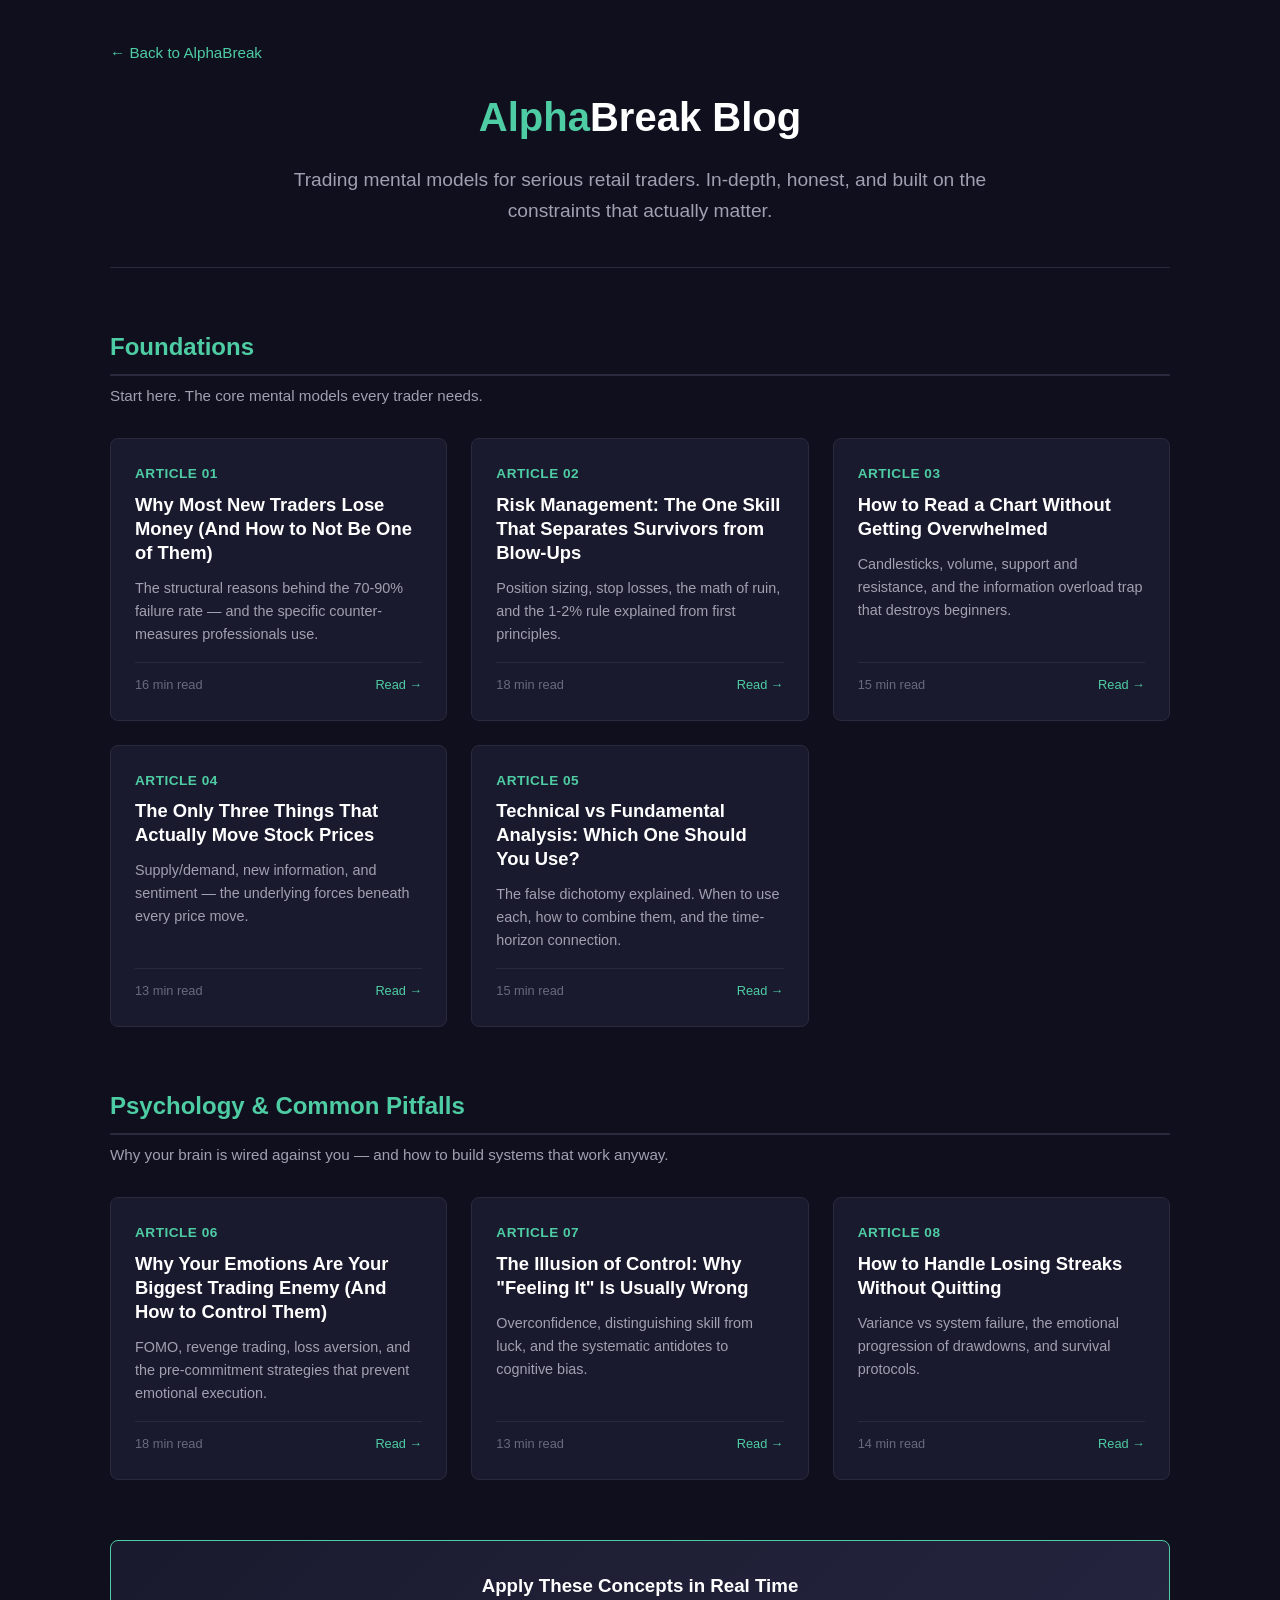
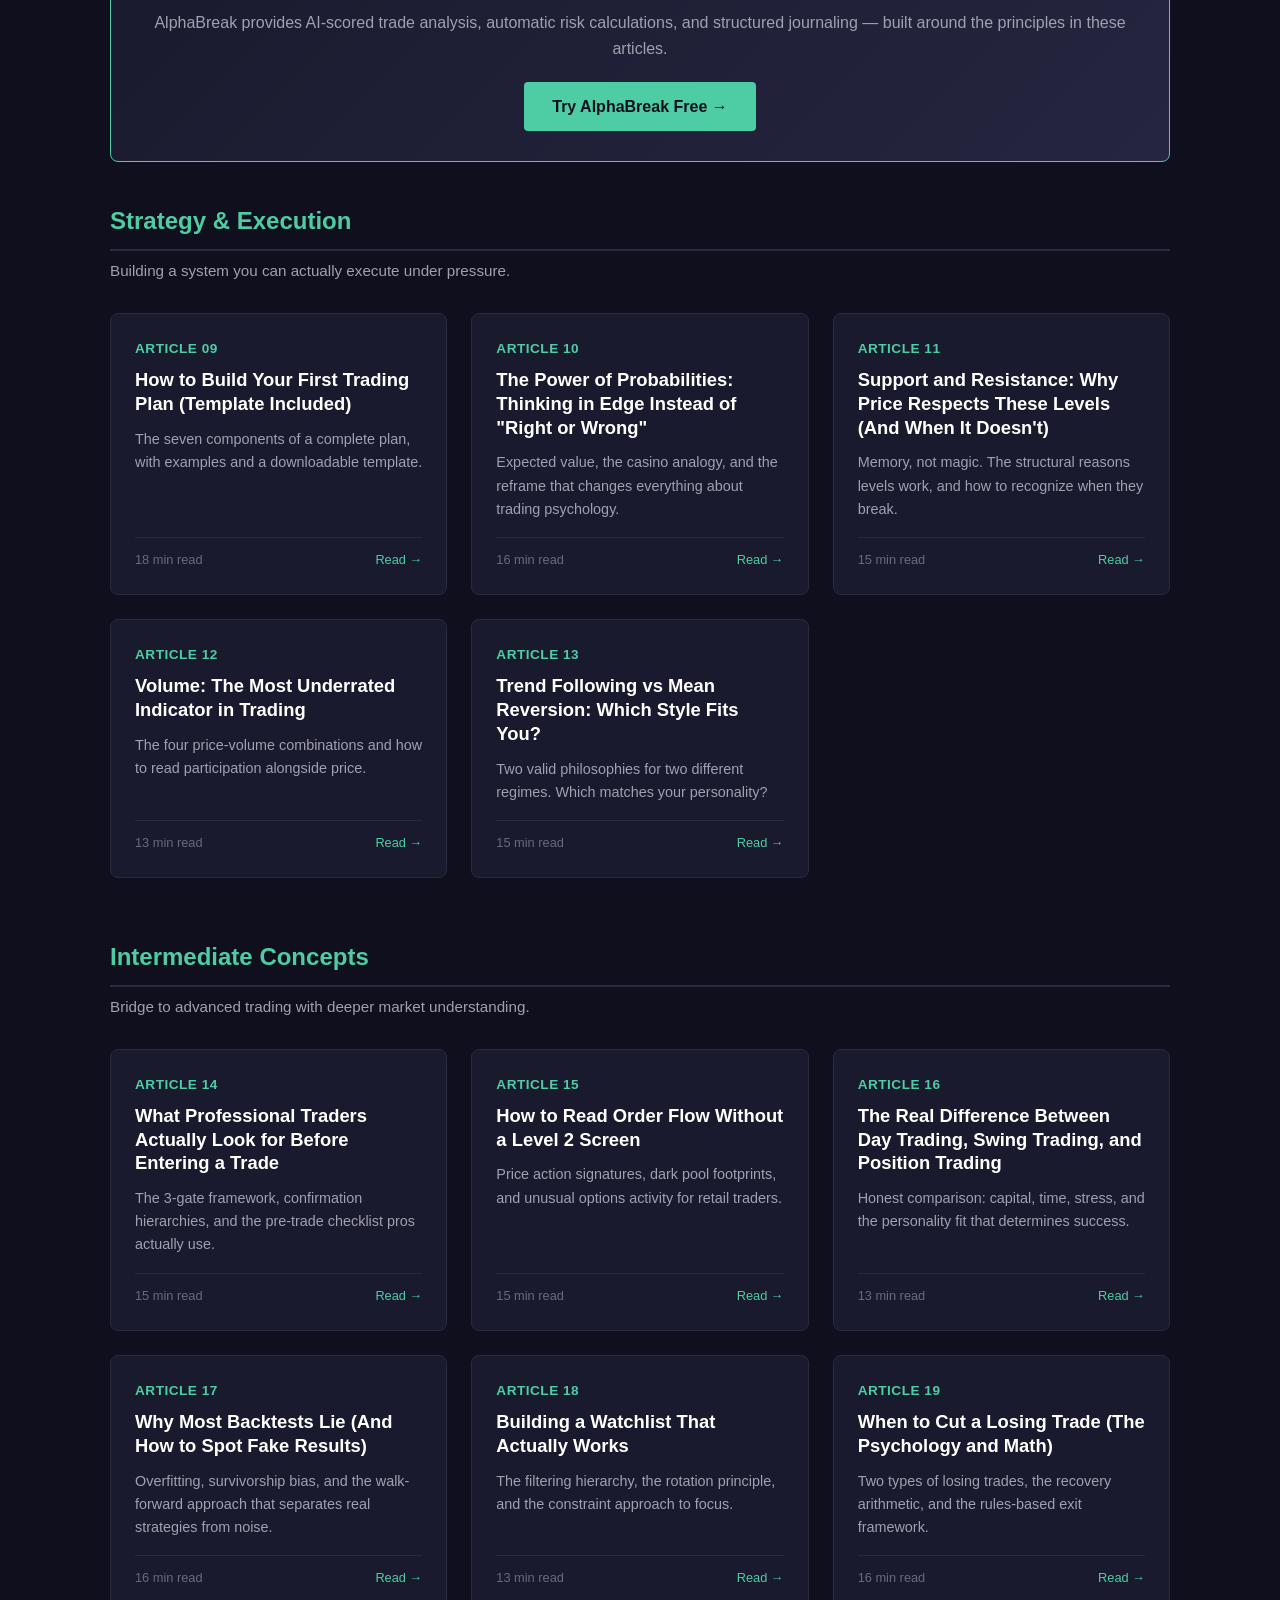
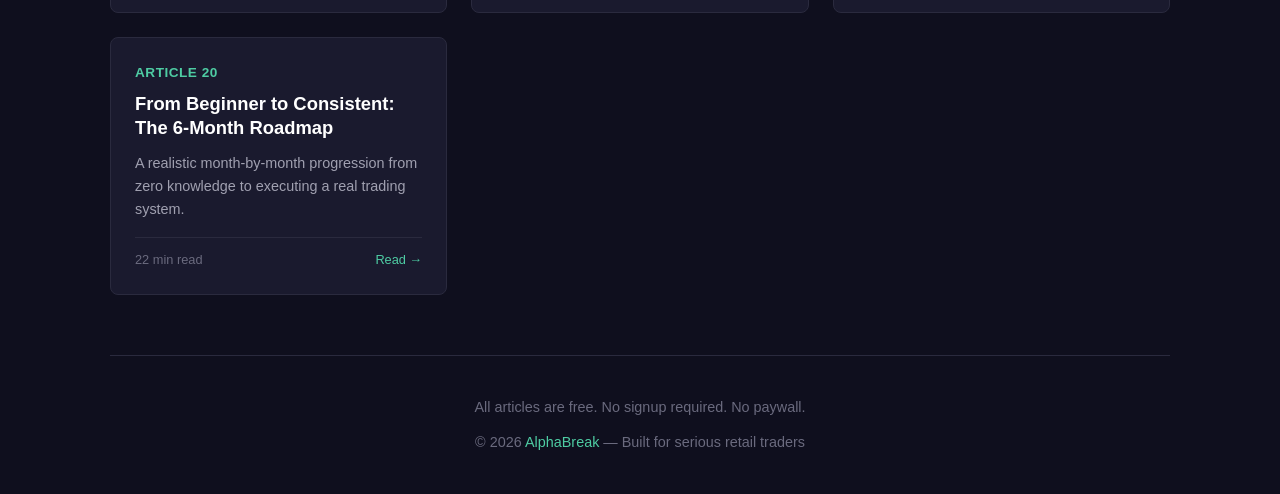
<file: frontend/blogs.html>
<!DOCTYPE html>
<html lang="en">
<head>
    <meta charset="UTF-8">
    <meta name="viewport" content="width=device-width, initial-scale=1.0">
    <title>Blog — AlphaBreak | Trading Mental Models for Serious Retail Traders</title>
    <meta name="description" content="In-depth trading education articles for beginner-to-intermediate traders. Risk management, psychology, technical analysis, and the structural reasons behind market behavior.">
    <link rel="stylesheet" href="styles.css?v=1">
    <style>
        body {
            background: #0f0f1e;
            color: #e0e0e0;
            font-family: -apple-system, BlinkMacSystemFont, 'Segoe UI', Roboto, sans-serif;
            margin: 0;
            line-height: 1.6;
        }
        .blog-container {
            max-width: 1100px;
            margin: 0 auto;
            padding: 40px 20px;
        }
        .blog-header {
            text-align: center;
            margin-bottom: 60px;
            padding-bottom: 40px;
            border-bottom: 1px solid #2a2a3e;
        }
        .blog-header h1 {
            font-size: 2.5em;
            margin: 0 0 16px 0;
            color: #fff;
        }
        .blog-header h1 .alpha { color: #4ecca3; }
        .blog-header h1 .break { color: #fff; }
        .blog-header .tagline {
            font-size: 1.2em;
            color: #a0a0b0;
            max-width: 700px;
            margin: 0 auto;
        }
        .back-link {
            display: inline-block;
            margin-bottom: 20px;
            color: #4ecca3;
            text-decoration: none;
            font-size: 0.95em;
        }
        .back-link:hover { text-decoration: underline; }

        .blog-section {
            margin-bottom: 60px;
        }
        .section-title {
            font-size: 1.5em;
            color: #4ecca3;
            margin-bottom: 8px;
            padding-bottom: 8px;
            border-bottom: 2px solid #2a2a3e;
        }
        .section-subtitle {
            color: #a0a0b0;
            margin-bottom: 30px;
            font-size: 0.95em;
        }
        .article-grid {
            display: grid;
            grid-template-columns: repeat(auto-fill, minmax(320px, 1fr));
            gap: 24px;
        }
        .article-card {
            background: #1a1a2e;
            border: 1px solid #2a2a3e;
            border-radius: 8px;
            padding: 24px;
            transition: all 0.2s;
            cursor: pointer;
            text-decoration: none;
            color: inherit;
            display: flex;
            flex-direction: column;
        }
        .article-card:hover {
            border-color: #4ecca3;
            transform: translateY(-2px);
            box-shadow: 0 4px 16px rgba(78, 204, 163, 0.1);
        }
        .article-number {
            color: #4ecca3;
            font-size: 0.85em;
            font-weight: 600;
            letter-spacing: 0.5px;
            margin-bottom: 8px;
        }
        .article-title {
            font-size: 1.15em;
            color: #fff;
            margin: 0 0 12px 0;
            font-weight: 600;
            line-height: 1.3;
        }
        .article-summary {
            color: #a0a0b0;
            font-size: 0.9em;
            margin: 0 0 16px 0;
            flex-grow: 1;
        }
        .article-meta {
            display: flex;
            justify-content: space-between;
            font-size: 0.8em;
            color: #6a6a7e;
            border-top: 1px solid #2a2a3e;
            padding-top: 12px;
            margin-top: auto;
        }
        .read-time {
            color: #6a6a7e;
        }
        .read-more {
            color: #4ecca3;
        }
        .blog-footer {
            text-align: center;
            margin-top: 60px;
            padding-top: 40px;
            border-top: 1px solid #2a2a3e;
            color: #6a6a7e;
            font-size: 0.9em;
        }
        .blog-footer a {
            color: #4ecca3;
            text-decoration: none;
        }
        .blog-footer a:hover { text-decoration: underline; }
        .cta-banner {
            background: linear-gradient(135deg, #1a1a2e, #252540);
            border: 1px solid #4ecca3;
            border-radius: 8px;
            padding: 30px;
            text-align: center;
            margin: 40px 0;
        }
        .cta-banner h3 {
            color: #fff;
            margin: 0 0 10px 0;
        }
        .cta-banner p {
            color: #a0a0b0;
            margin: 0 0 20px 0;
        }
        .cta-button {
            display: inline-block;
            background: #4ecca3;
            color: #0f0f1e;
            padding: 12px 28px;
            border-radius: 4px;
            text-decoration: none;
            font-weight: 600;
            transition: all 0.2s;
        }
        .cta-button:hover {
            background: #5fdcb3;
            transform: translateY(-1px);
        }
        @media (max-width: 600px) {
            .blog-header h1 { font-size: 1.8em; }
            .article-grid { grid-template-columns: 1fr; }
        }
    </style>
</head>
<body>
    <div class="blog-container">
        <a href="/" class="back-link">← Back to AlphaBreak</a>

        <header class="blog-header">
            <h1><span class="alpha">Alpha</span><span class="break">Break</span> Blog</h1>
            <p class="tagline">Trading mental models for serious retail traders. In-depth, honest, and built on the constraints that actually matter.</p>
        </header>

        <!-- Section 1: Foundations -->
        <section class="blog-section">
            <h2 class="section-title">Foundations</h2>
            <p class="section-subtitle">Start here. The core mental models every trader needs.</p>
            <div class="article-grid">
                <a class="article-card" href="/blogs/01-why-most-new-traders-lose-money">
                    <div class="article-number">ARTICLE 01</div>
                    <h3 class="article-title">Why Most New Traders Lose Money (And How to Not Be One of Them)</h3>
                    <p class="article-summary">The structural reasons behind the 70-90% failure rate — and the specific counter-measures professionals use.</p>
                    <div class="article-meta">
                        <span class="read-time">16 min read</span>
                        <span class="read-more">Read →</span>
                    </div>
                </a>
                <a class="article-card" href="/blogs/02-risk-management">
                    <div class="article-number">ARTICLE 02</div>
                    <h3 class="article-title">Risk Management: The One Skill That Separates Survivors from Blow-Ups</h3>
                    <p class="article-summary">Position sizing, stop losses, the math of ruin, and the 1-2% rule explained from first principles.</p>
                    <div class="article-meta">
                        <span class="read-time">18 min read</span>
                        <span class="read-more">Read →</span>
                    </div>
                </a>
                <a class="article-card" href="/blogs/03-how-to-read-a-chart">
                    <div class="article-number">ARTICLE 03</div>
                    <h3 class="article-title">How to Read a Chart Without Getting Overwhelmed</h3>
                    <p class="article-summary">Candlesticks, volume, support and resistance, and the information overload trap that destroys beginners.</p>
                    <div class="article-meta">
                        <span class="read-time">15 min read</span>
                        <span class="read-more">Read →</span>
                    </div>
                </a>
                <a class="article-card" href="/blogs/04-what-moves-stock-prices">
                    <div class="article-number">ARTICLE 04</div>
                    <h3 class="article-title">The Only Three Things That Actually Move Stock Prices</h3>
                    <p class="article-summary">Supply/demand, new information, and sentiment — the underlying forces beneath every price move.</p>
                    <div class="article-meta">
                        <span class="read-time">13 min read</span>
                        <span class="read-more">Read →</span>
                    </div>
                </a>
                <a class="article-card" href="/blogs/05-technical-vs-fundamental">
                    <div class="article-number">ARTICLE 05</div>
                    <h3 class="article-title">Technical vs Fundamental Analysis: Which One Should You Use?</h3>
                    <p class="article-summary">The false dichotomy explained. When to use each, how to combine them, and the time-horizon connection.</p>
                    <div class="article-meta">
                        <span class="read-time">15 min read</span>
                        <span class="read-more">Read →</span>
                    </div>
                </a>
            </div>
        </section>

        <!-- Section 2: Psychology -->
        <section class="blog-section">
            <h2 class="section-title">Psychology &amp; Common Pitfalls</h2>
            <p class="section-subtitle">Why your brain is wired against you — and how to build systems that work anyway.</p>
            <div class="article-grid">
                <a class="article-card" href="/blogs/06-emotions-trading-enemy">
                    <div class="article-number">ARTICLE 06</div>
                    <h3 class="article-title">Why Your Emotions Are Your Biggest Trading Enemy (And How to Control Them)</h3>
                    <p class="article-summary">FOMO, revenge trading, loss aversion, and the pre-commitment strategies that prevent emotional execution.</p>
                    <div class="article-meta">
                        <span class="read-time">18 min read</span>
                        <span class="read-more">Read →</span>
                    </div>
                </a>
                <a class="article-card" href="/blogs/07-illusion-of-control">
                    <div class="article-number">ARTICLE 07</div>
                    <h3 class="article-title">The Illusion of Control: Why "Feeling It" Is Usually Wrong</h3>
                    <p class="article-summary">Overconfidence, distinguishing skill from luck, and the systematic antidotes to cognitive bias.</p>
                    <div class="article-meta">
                        <span class="read-time">13 min read</span>
                        <span class="read-more">Read →</span>
                    </div>
                </a>
                <a class="article-card" href="/blogs/08-handling-losing-streaks">
                    <div class="article-number">ARTICLE 08</div>
                    <h3 class="article-title">How to Handle Losing Streaks Without Quitting</h3>
                    <p class="article-summary">Variance vs system failure, the emotional progression of drawdowns, and survival protocols.</p>
                    <div class="article-meta">
                        <span class="read-time">14 min read</span>
                        <span class="read-more">Read →</span>
                    </div>
                </a>
            </div>
        </section>

        <!-- CTA Banner -->
        <div class="cta-banner">
            <h3>Apply These Concepts in Real Time</h3>
            <p>AlphaBreak provides AI-scored trade analysis, automatic risk calculations, and structured journaling — built around the principles in these articles.</p>
            <a href="/" class="cta-button">Try AlphaBreak Free →</a>
        </div>

        <!-- Section 3: Strategy -->
        <section class="blog-section">
            <h2 class="section-title">Strategy &amp; Execution</h2>
            <p class="section-subtitle">Building a system you can actually execute under pressure.</p>
            <div class="article-grid">
                <a class="article-card" href="/blogs/09-first-trading-plan">
                    <div class="article-number">ARTICLE 09</div>
                    <h3 class="article-title">How to Build Your First Trading Plan (Template Included)</h3>
                    <p class="article-summary">The seven components of a complete plan, with examples and a downloadable template.</p>
                    <div class="article-meta">
                        <span class="read-time">18 min read</span>
                        <span class="read-more">Read →</span>
                    </div>
                </a>
                <a class="article-card" href="/blogs/10-power-of-probabilities">
                    <div class="article-number">ARTICLE 10</div>
                    <h3 class="article-title">The Power of Probabilities: Thinking in Edge Instead of "Right or Wrong"</h3>
                    <p class="article-summary">Expected value, the casino analogy, and the reframe that changes everything about trading psychology.</p>
                    <div class="article-meta">
                        <span class="read-time">16 min read</span>
                        <span class="read-more">Read →</span>
                    </div>
                </a>
                <a class="article-card" href="/blogs/11-support-and-resistance">
                    <div class="article-number">ARTICLE 11</div>
                    <h3 class="article-title">Support and Resistance: Why Price Respects These Levels (And When It Doesn't)</h3>
                    <p class="article-summary">Memory, not magic. The structural reasons levels work, and how to recognize when they break.</p>
                    <div class="article-meta">
                        <span class="read-time">15 min read</span>
                        <span class="read-more">Read →</span>
                    </div>
                </a>
                <a class="article-card" href="/blogs/12-volume">
                    <div class="article-number">ARTICLE 12</div>
                    <h3 class="article-title">Volume: The Most Underrated Indicator in Trading</h3>
                    <p class="article-summary">The four price-volume combinations and how to read participation alongside price.</p>
                    <div class="article-meta">
                        <span class="read-time">13 min read</span>
                        <span class="read-more">Read →</span>
                    </div>
                </a>
                <a class="article-card" href="/blogs/13-trend-vs-mean-reversion">
                    <div class="article-number">ARTICLE 13</div>
                    <h3 class="article-title">Trend Following vs Mean Reversion: Which Style Fits You?</h3>
                    <p class="article-summary">Two valid philosophies for two different regimes. Which matches your personality?</p>
                    <div class="article-meta">
                        <span class="read-time">15 min read</span>
                        <span class="read-more">Read →</span>
                    </div>
                </a>
            </div>
        </section>

        <!-- Section 4: Intermediate -->
        <section class="blog-section">
            <h2 class="section-title">Intermediate Concepts</h2>
            <p class="section-subtitle">Bridge to advanced trading with deeper market understanding.</p>
            <div class="article-grid">
                <a class="article-card" href="/blogs/14-what-pros-look-for">
                    <div class="article-number">ARTICLE 14</div>
                    <h3 class="article-title">What Professional Traders Actually Look for Before Entering a Trade</h3>
                    <p class="article-summary">The 3-gate framework, confirmation hierarchies, and the pre-trade checklist pros actually use.</p>
                    <div class="article-meta">
                        <span class="read-time">15 min read</span>
                        <span class="read-more">Read →</span>
                    </div>
                </a>
                <a class="article-card" href="/blogs/15-reading-order-flow">
                    <div class="article-number">ARTICLE 15</div>
                    <h3 class="article-title">How to Read Order Flow Without a Level 2 Screen</h3>
                    <p class="article-summary">Price action signatures, dark pool footprints, and unusual options activity for retail traders.</p>
                    <div class="article-meta">
                        <span class="read-time">15 min read</span>
                        <span class="read-more">Read →</span>
                    </div>
                </a>
                <a class="article-card" href="/blogs/16-trading-styles">
                    <div class="article-number">ARTICLE 16</div>
                    <h3 class="article-title">The Real Difference Between Day Trading, Swing Trading, and Position Trading</h3>
                    <p class="article-summary">Honest comparison: capital, time, stress, and the personality fit that determines success.</p>
                    <div class="article-meta">
                        <span class="read-time">13 min read</span>
                        <span class="read-more">Read →</span>
                    </div>
                </a>
                <a class="article-card" href="/blogs/17-why-backtests-lie">
                    <div class="article-number">ARTICLE 17</div>
                    <h3 class="article-title">Why Most Backtests Lie (And How to Spot Fake Results)</h3>
                    <p class="article-summary">Overfitting, survivorship bias, and the walk-forward approach that separates real strategies from noise.</p>
                    <div class="article-meta">
                        <span class="read-time">16 min read</span>
                        <span class="read-more">Read →</span>
                    </div>
                </a>
                <a class="article-card" href="/blogs/18-building-a-watchlist">
                    <div class="article-number">ARTICLE 18</div>
                    <h3 class="article-title">Building a Watchlist That Actually Works</h3>
                    <p class="article-summary">The filtering hierarchy, the rotation principle, and the constraint approach to focus.</p>
                    <div class="article-meta">
                        <span class="read-time">13 min read</span>
                        <span class="read-more">Read →</span>
                    </div>
                </a>
                <a class="article-card" href="/blogs/19-when-to-cut-losses">
                    <div class="article-number">ARTICLE 19</div>
                    <h3 class="article-title">When to Cut a Losing Trade (The Psychology and Math)</h3>
                    <p class="article-summary">Two types of losing trades, the recovery arithmetic, and the rules-based exit framework.</p>
                    <div class="article-meta">
                        <span class="read-time">16 min read</span>
                        <span class="read-more">Read →</span>
                    </div>
                </a>
                <a class="article-card" href="/blogs/20-six-month-roadmap">
                    <div class="article-number">ARTICLE 20</div>
                    <h3 class="article-title">From Beginner to Consistent: The 6-Month Roadmap</h3>
                    <p class="article-summary">A realistic month-by-month progression from zero knowledge to executing a real trading system.</p>
                    <div class="article-meta">
                        <span class="read-time">22 min read</span>
                        <span class="read-more">Read →</span>
                    </div>
                </a>
            </div>
        </section>

        <footer class="blog-footer">
            <p>All articles are free. No signup required. No paywall.</p>
            <p style="margin-top: 12px;">© 2026 <a href="/">AlphaBreak</a> — Built for serious retail traders</p>
        </footer>
    </div>
</body>
</html>
</file>
<file: frontend/styles.css>
/* ═══════════════════════════════════════════════════════════════
   AlphaBreak — Dark Professional Theme
   Inspired by Advanced Pro / institutional trading platforms
   ═══════════════════════════════════════════════════════════════ */

:root {
    /* Core palette */
    --bg-primary: #0b0e14;
    --bg-secondary: #131722;
    --bg-surface: #1c2030;
    --bg-surface-hover: #242838;
    --bg-elevated: #262b3d;

    /* Borders */
    --border-color: #2a2e39;
    --border-light: #363a46;

    /* Text */
    --text-primary: #e2e8f0;
    --text-secondary: #8b95a5;
    --text-muted: #5c6578;

    /* Accent colors */
    --primary-color: #2962ff;
    --primary-hover: #1e53e5;
    --primary-muted: rgba(41, 98, 255, 0.15);

    /* Semantic */
    --success-color: #26a69a;
    --success-bright: #4cceac;
    --danger-color: #ef5350;
    --danger-bright: #ff6b6b;
    --warning-color: #f0b90b;
    --neutral-color: #5c6578;

    /* Shadows */
    --shadow: 0 1px 3px rgba(0, 0, 0, 0.4);
    --shadow-lg: 0 8px 24px rgba(0, 0, 0, 0.5);
    --glow-success: 0 0 12px rgba(38, 166, 154, 0.3);
    --glow-danger: 0 0 12px rgba(239, 83, 80, 0.3);
}

* {
    margin: 0;
    padding: 0;
    box-sizing: border-box;
}

body {
    font-family: -apple-system, BlinkMacSystemFont, 'Segoe UI', Roboto, 'Helvetica Neue', Arial, sans-serif;
    background-color: var(--bg-primary);
    color: var(--text-primary);
    line-height: 1.6;
    -webkit-font-smoothing: antialiased;
}

/* Legacy container - kept for compatibility */
.container {
    max-width: 1400px;
    margin: 0 auto;
    padding: 16px 20px;
}

/* ═══════════════════════════════════════════════════════════════
   APP LAYOUT (Fixed Sidebar + Main Content)
   ═══════════════════════════════════════════════════════════════ */

.app-layout {
    display: flex;
    min-height: 100vh;
}

.app-container {
    flex: 1;
    min-width: 0;
    padding: 0 24px;
}

/* ═══════════════════════════════════════════════════════════════
   SIDEBAR NAVIGATION (Fixed Left)
   ═══════════════════════════════════════════════════════════════ */

.sidebar {
    width: 60px;
    min-width: 60px;
    height: 100vh;
    position: sticky;
    top: 0;
    background: var(--bg-secondary);
    border-right: 1px solid var(--border-color);
    display: flex;
    flex-direction: column;
    transition: width 0.3s ease;
    overflow: hidden;
    z-index: 100;
}

.sidebar.expanded {
    width: 240px;
    min-width: 240px;
}

.sidebar-toggle {
    padding: 16px;
    display: flex;
    justify-content: center;
    border-bottom: 1px solid var(--border-color);
}

.sidebar-nav {
    flex: 1;
    overflow-y: auto;
    overflow-x: hidden;
}

.sidebar-menu {
    list-style: none;
    padding: 8px 0;
}

.sidebar-menu li {
    margin: 2px 0;
}

.sidebar-link {
    display: flex;
    align-items: center;
    padding: 12px 16px;
    color: var(--text-secondary);
    text-decoration: none;
    font-size: 0.85rem;
    font-weight: 500;
    transition: all 0.15s;
    border-left: 3px solid transparent;
    white-space: nowrap;
    opacity: 0;
    visibility: hidden;
}

.sidebar.expanded .sidebar-link {
    opacity: 1;
    visibility: visible;
}

.sidebar-link:hover {
    background: var(--bg-surface);
    color: var(--text-primary);
}

.sidebar-link.active {
    background: var(--primary-muted);
    color: var(--primary-color);
    border-left-color: var(--primary-color);
}

/* ═══════════════════════════════════════════════════════════════
   HAMBURGER BUTTON
   ═══════════════════════════════════════════════════════════════ */

.hamburger-btn {
    display: flex;
    flex-direction: column;
    justify-content: center;
    align-items: center;
    gap: 5px;
    width: 36px;
    height: 36px;
    background: rgba(41, 98, 255, 0.15);
    border: 1px solid rgba(41, 98, 255, 0.3);
    border-radius: 6px;
    cursor: pointer;
    transition: all 0.15s;
}

.hamburger-btn:hover {
    background: rgba(41, 98, 255, 0.25);
    border-color: var(--primary-color);
}

.hamburger-line {
    width: 18px;
    height: 2px;
    background: var(--primary-color);
    border-radius: 1px;
    transition: all 0.3s ease;
}

/* Hamburger animation when expanded */
.sidebar.expanded .hamburger-line:nth-child(1) {
    transform: rotate(45deg) translate(5px, 5px);
}

.sidebar.expanded .hamburger-line:nth-child(2) {
    opacity: 0;
}

.sidebar.expanded .hamburger-line:nth-child(3) {
    transform: rotate(-45deg) translate(5px, -5px);
}

/* ═══════════════════════════════════════════════════════════════
   HEADER
   ═══════════════════════════════════════════════════════════════ */

.header {
    display: flex;
    justify-content: space-between;
    align-items: center;
    padding: 16px 0;
    border-bottom: 1px solid var(--border-color);
    margin-bottom: 16px;
    position: relative;
}

.header-left {
    display: flex;
    align-items: center;
    gap: 16px;
}

.header-right {
    display: flex;
    align-items: center;
    gap: 20px;
}

.current-page-title {
    font-size: 1.4rem;
    font-weight: 700;
    color: var(--text-primary);
    position: absolute;
    left: 50%;
    transform: translateX(-50%);
}

/* AlphaBreak Logo Styling */
.logo-text {
    font-size: 1.5rem;
    margin-bottom: 0;
    letter-spacing: -0.5px;
    font-family: 'Inter', -apple-system, BlinkMacSystemFont, 'Segoe UI', sans-serif;
}

.logo-alpha {
    font-weight: 700;
    background: linear-gradient(135deg, #ffffff 0%, #c0c0c0 50%, #e8e8e8 100%);
    -webkit-background-clip: text;
    -webkit-text-fill-color: transparent;
    background-clip: text;
}

.logo-break {
    font-weight: 300;
    color: #00ff88;
    text-shadow: 0 0 10px rgba(0, 255, 136, 0.5), 0 0 20px rgba(0, 255, 136, 0.3);
}

/* Footer logo (smaller version) */
.footer-logo {
    font-family: 'Inter', -apple-system, BlinkMacSystemFont, 'Segoe UI', sans-serif;
    font-size: 0.9rem;
}

.footer-logo .logo-alpha {
    font-weight: 700;
    background: linear-gradient(135deg, #ffffff 0%, #c0c0c0 50%, #e8e8e8 100%);
    -webkit-background-clip: text;
    -webkit-text-fill-color: transparent;
    background-clip: text;
}

.footer-logo .logo-break {
    font-weight: 300;
    color: #00ff88;
    text-shadow: 0 0 6px rgba(0, 255, 136, 0.4);
}

.tagline {
    color: var(--text-muted);
    font-size: 0.75rem;
    margin-top: 2px;
}

.api-status {
    display: flex;
    align-items: center;
    gap: 8px;
    padding: 6px 14px;
    background: var(--bg-surface);
    border: 1px solid var(--border-color);
    border-radius: 6px;
    font-size: 0.8rem;
    color: var(--text-secondary);
}

/* ═══════════════════════════════════════════════════════════════
   PERSISTENT SENTIMENT SECTION
   ═══════════════════════════════════════════════════════════════ */

.persistent-sentiment {
    margin-bottom: 20px;
}

.status-indicator {
    width: 8px;
    height: 8px;
    border-radius: 50%;
    background-color: var(--neutral-color);
    animation: pulse 2s infinite;
}

.status-indicator.healthy {
    background-color: var(--success-color);
    box-shadow: var(--glow-success);
}

.status-indicator.error {
    background-color: var(--danger-color);
    box-shadow: var(--glow-danger);
}

@keyframes pulse {
    0%, 100% { opacity: 1; }
    50% { opacity: 0.5; }
}

/* ═══════════════════════════════════════════════════════════════
   TABS
   ═══════════════════════════════════════════════════════════════ */

.tabs {
    display: flex;
    gap: 2px;
    margin-bottom: 20px;
    border-bottom: 1px solid var(--border-color);
    overflow-x: auto;
}

.tab-button {
    padding: 10px 20px;
    background: none;
    border: none;
    border-bottom: 2px solid transparent;
    color: var(--text-muted);
    font-size: 0.85rem;
    font-weight: 500;
    cursor: pointer;
    transition: all 0.2s ease;
    white-space: nowrap;
}

.tab-button:hover {
    color: var(--text-secondary);
    background: var(--bg-surface);
}

.tab-button.active {
    color: var(--primary-color);
    border-bottom-color: var(--primary-color);
}

.tab-content {
    display: none;
}

.tab-content.active {
    display: block;
    animation: fadeIn 0.3s ease;
}

@keyframes fadeIn {
    from { opacity: 0; transform: translateY(6px); }
    to { opacity: 1; transform: translateY(0); }
}

/* ═══════════════════════════════════════════════════════════════
   CARDS
   ═══════════════════════════════════════════════════════════════ */

.card {
    background: var(--bg-secondary);
    border: 1px solid var(--border-color);
    border-radius: 8px;
    padding: 24px;
    margin-bottom: 16px;
}

.card h2 {
    font-size: 1.75rem;
    margin-bottom: 12px;
    color: var(--text-primary);
    font-weight: 700;
    letter-spacing: -0.02em;
    border-bottom: 2px solid var(--border-color);
    padding-bottom: 12px;
    cursor: default;
    user-select: none;
}

.description {
    color: var(--text-muted);
    margin-bottom: 20px;
    font-size: 0.85rem;
}

/* Centered title variant */
.centered-title {
    text-align: center;
    border-bottom: none;
    font-size: 2rem;
    margin-bottom: 8px;
}

.centered-description {
    text-align: center;
    margin-bottom: 24px;
}

/* ═══════════════════════════════════════════════════════════════
   FORMS
   ═══════════════════════════════════════════════════════════════ */

.prediction-form {
    margin-bottom: 24px;
}

.form-group {
    margin-bottom: 16px;
}

.form-row {
    display: grid;
    grid-template-columns: 1fr 1fr;
    gap: 16px;
}

label {
    display: block;
    font-weight: 500;
    margin-bottom: 6px;
    color: var(--text-secondary);
    font-size: 0.85rem;
    text-transform: uppercase;
    letter-spacing: 0.5px;
}

input[type="text"],
input[type="date"],
select {
    width: 100%;
    padding: 10px 12px;
    font-size: 0.9rem;
    border: 1px solid var(--border-color);
    border-radius: 4px;
    background: var(--bg-surface);
    color: var(--text-primary);
    transition: border-color 0.2s ease;
}

input[type="text"]:focus,
input[type="date"]:focus,
select:focus {
    outline: none;
    border-color: var(--primary-color);
    box-shadow: 0 0 0 2px var(--primary-muted);
}

input[type="text"]::placeholder {
    color: var(--text-muted);
}

select option {
    background: var(--bg-surface);
    color: var(--text-primary);
}

.help-text {
    display: block;
    font-size: 0.78rem;
    color: var(--text-muted);
    margin-top: 4px;
}

/* ═══════════════════════════════════════════════════════════════
   BUTTONS
   ═══════════════════════════════════════════════════════════════ */

.btn {
    padding: 10px 24px;
    font-size: 0.85rem;
    font-weight: 600;
    border: none;
    border-radius: 4px;
    cursor: pointer;
    transition: all 0.2s ease;
    display: inline-flex;
    align-items: center;
    justify-content: center;
    gap: 8px;
}

.btn-primary {
    background-color: var(--primary-color);
    color: white;
}

.btn-primary:hover {
    background-color: var(--primary-hover);
    box-shadow: 0 2px 8px rgba(41, 98, 255, 0.3);
}

.btn-primary:disabled {
    background-color: var(--neutral-color);
    cursor: not-allowed;
    box-shadow: none;
}

.btn-loader {
    display: none;
}

.btn.loading .btn-text {
    display: none;
}

.btn.loading .btn-loader {
    display: inline-block;
}

.btn-sm {
    padding: 6px 14px;
    font-size: 0.8rem;
}

/* ═══════════════════════════════════════════════════════════════
   RESULTS
   ═══════════════════════════════════════════════════════════════ */

.results {
    margin-top: 24px;
    animation: slideIn 0.4s ease;
}

@keyframes slideIn {
    from { opacity: 0; transform: translateY(16px); }
    to { opacity: 1; transform: translateY(0); }
}

.result-card {
    background: var(--bg-surface);
    border: 1px solid var(--border-color);
    border-radius: 8px;
    padding: 20px;
    margin-top: 12px;
}

.result-header {
    display: flex;
    justify-content: space-between;
    align-items: center;
    margin-bottom: 20px;
    padding-bottom: 12px;
    border-bottom: 1px solid var(--border-color);
}

.ticker-badge {
    font-size: 1.1rem;
    font-weight: 700;
    color: var(--primary-color);
    padding: 6px 12px;
    background: var(--primary-muted);
    border-radius: 4px;
    font-variant-numeric: tabular-nums;
}

.timestamp {
    color: var(--text-muted);
    font-size: 0.8rem;
}

/* ═══════════════════════════════════════════════════════════════
   METRICS
   ═══════════════════════════════════════════════════════════════ */

.prediction-summary {
    margin-bottom: 24px;
}

.metric-grid {
    display: grid;
    grid-template-columns: repeat(auto-fit, minmax(180px, 1fr));
    gap: 12px;
    margin-top: 16px;
}

.metric-grid.large {
    grid-template-columns: repeat(auto-fit, minmax(220px, 1fr));
}

.metric-card {
    background: var(--bg-surface);
    border: 1px solid var(--border-color);
    padding: 16px;
    border-radius: 6px;
    text-align: center;
}

.metric-label {
    font-size: 0.72rem;
    color: var(--text-muted);
    text-transform: uppercase;
    letter-spacing: 0.8px;
    margin-bottom: 6px;
}

.metric-value {
    font-size: 1.3rem;
    font-weight: 700;
    color: var(--text-primary);
    font-variant-numeric: tabular-nums;
}

.metric-value.large {
    font-size: 2.2rem;
    color: var(--primary-color);
}

.metric-value.positive {
    color: var(--success-color);
}

.metric-value.negative {
    color: var(--danger-color);
}

/* Confidence Bar */
.confidence-bar {
    width: 100%;
    height: 6px;
    background: var(--border-color);
    border-radius: 3px;
    margin-top: 12px;
    overflow: hidden;
}

.confidence-fill {
    height: 100%;
    background: linear-gradient(90deg, var(--success-color), var(--primary-color));
    border-radius: 3px;
    transition: width 1s ease;
}

/* ═══════════════════════════════════════════════════════════════
   INDICATORS
   ═══════════════════════════════════════════════════════════════ */

.indicators-section {
    margin-top: 24px;
}

.indicators-section h4 {
    margin-bottom: 12px;
    color: var(--text-secondary);
    font-size: 0.85rem;
    text-transform: uppercase;
    letter-spacing: 0.5px;
}

.indicators-list {
    display: grid;
    grid-template-columns: repeat(auto-fit, minmax(220px, 1fr));
    gap: 10px;
}

.indicator-item {
    background: var(--bg-surface);
    border: 1px solid var(--border-color);
    padding: 12px;
    border-radius: 4px;
    border-left: 3px solid var(--primary-color);
}

.indicator-name {
    font-weight: 600;
    color: var(--text-primary);
    margin-bottom: 4px;
    font-size: 0.85rem;
}

.indicator-details {
    display: flex;
    justify-content: space-between;
    font-size: 0.8rem;
    color: var(--text-muted);
}

/* ═══════════════════════════════════════════════════════════════
   OPTIONS TABLE
   ═══════════════════════════════════════════════════════════════ */

.table-container {
    overflow-x: auto;
    margin-top: 12px;
}

.options-table {
    width: 100%;
    border-collapse: collapse;
    font-size: 0.85rem;
}

.options-table th,
.options-table td {
    padding: 10px 12px;
    text-align: left;
    border-bottom: 1px solid var(--border-color);
}

.options-table th {
    background: var(--bg-surface);
    font-weight: 600;
    color: var(--text-muted);
    text-transform: uppercase;
    font-size: 0.72rem;
    letter-spacing: 0.5px;
}

.options-table tr:hover {
    background: var(--bg-surface-hover);
}

.option-badge {
    padding: 3px 8px;
    border-radius: 3px;
    font-weight: 600;
    font-size: 0.75rem;
    text-transform: uppercase;
}

.option-badge.call {
    background: rgba(38, 166, 154, 0.15);
    color: var(--success-color);
}

.option-badge.put {
    background: rgba(239, 83, 80, 0.15);
    color: var(--danger-color);
}

.recommendation-badge {
    padding: 3px 8px;
    border-radius: 3px;
    font-weight: 600;
    font-size: 0.75rem;
}

.recommendation-badge.buy {
    background: rgba(38, 166, 154, 0.2);
    color: var(--success-bright);
}

.recommendation-badge.sell {
    background: rgba(239, 83, 80, 0.2);
    color: var(--danger-bright);
}

.recommendation-badge.hold {
    background: rgba(240, 185, 11, 0.15);
    color: var(--warning-color);
}

/* ═══════════════════════════════════════════════════════════════
   STRATEGY CARD
   ═══════════════════════════════════════════════════════════════ */

.strategy-summary {
    margin-bottom: 24px;
}

.strategy-card {
    background: linear-gradient(135deg, #1a2744, #152038);
    border: 1px solid #2a3f5f;
    color: var(--text-primary);
    padding: 20px;
    border-radius: 8px;
    margin-top: 12px;
}

.strategy-name {
    font-size: 1.3rem;
    font-weight: 700;
    margin-bottom: 16px;
    text-transform: uppercase;
    color: var(--primary-color);
    letter-spacing: 1px;
}

.strategy-card .metric-card {
    background: rgba(255, 255, 255, 0.05);
    border-color: rgba(255, 255, 255, 0.08);
}

.strategy-card .metric-label {
    color: var(--text-muted);
}

.strategy-card .metric-value {
    color: var(--text-primary);
}

/* ═══════════════════════════════════════════════════════════════
   MODEL INFO
   ═══════════════════════════════════════════════════════════════ */

.model-info {
    margin-top: 16px;
    padding-top: 16px;
    border-top: 1px solid var(--border-color);
    color: var(--text-muted);
    font-size: 0.8rem;
}

/* ═══════════════════════════════════════════════════════════════
   ERROR DISPLAY
   ═══════════════════════════════════════════════════════════════ */

.error-display {
    position: fixed;
    top: 16px;
    right: 16px;
    max-width: 380px;
    z-index: 1000;
    animation: slideInRight 0.3s ease;
}

@keyframes slideInRight {
    from { transform: translateX(100%); }
    to { transform: translateX(0); }
}

/* ──────────────────────────────────────────────────────────────────────────
   Snackbar Notifications
   ────────────────────────────────────────────────────────────────────────── */

#snackbar {
    position: fixed;
    bottom: 30px;
    left: 50%;
    transform: translateX(-50%) translateY(100px);
    min-width: 250px;
    max-width: 500px;
    padding: 14px 20px;
    border-radius: 6px;
    font-size: 0.9rem;
    font-weight: 500;
    text-align: center;
    z-index: 2000;
    opacity: 0;
    transition: all 0.3s cubic-bezier(0.4, 0, 0.2, 1);
    box-shadow: 0 4px 12px rgba(0, 0, 0, 0.3);
}

#snackbar.show {
    opacity: 1;
    transform: translateX(-50%) translateY(0);
}

.snackbar-success {
    background: var(--success-color);
    color: white;
}

.snackbar-error {
    background: var(--danger-color);
    color: white;
}

.snackbar-info {
    background: var(--accent);
    color: white;
}

.snackbar-warning {
    background: var(--warning-color);
    color: var(--text-primary);
}

.error-content {
    background: var(--danger-color);
    color: white;
    padding: 12px 16px;
    border-radius: 6px;
    box-shadow: var(--shadow-lg);
    display: flex;
    align-items: center;
    gap: 10px;
}

.error-icon {
    font-size: 1.2rem;
}

.error-message {
    flex: 1;
    font-weight: 500;
    font-size: 0.85rem;
}

.error-close {
    background: none;
    border: none;
    color: white;
    font-size: 1.3rem;
    cursor: pointer;
    padding: 0;
    width: 24px;
    height: 24px;
    display: flex;
    align-items: center;
    justify-content: center;
    opacity: 0.7;
    transition: opacity 0.2s;
}

.error-close:hover {
    opacity: 1;
}

/* ═══════════════════════════════════════════════════════════════
   FOOTER
   ═══════════════════════════════════════════════════════════════ */

.footer {
    text-align: center;
    padding: 20px 0;
    margin-top: 40px;
    border-top: 1px solid var(--border-color);
    color: var(--text-muted);
    font-size: 0.8rem;
}

.disclaimer {
    margin-top: 6px;
    font-size: 0.75rem;
    color: var(--warning-color);
}

/* ═══════════════════════════════════════════════════════════════
   DASHBOARD WIDGETS
   ═══════════════════════════════════════════════════════════════ */

.dashboard-section {
    margin-bottom: 24px;
}

.dashboard-title {
    font-size: 1.25rem;
    color: var(--text-primary);
    margin-bottom: 4px;
    font-weight: 600;
}

.dashboard-subtitle {
    color: var(--text-muted);
    font-size: 0.78rem;
    margin-bottom: 16px;
}

.dashboard-grid {
    display: grid;
    grid-template-columns: 1fr 1fr;
    gap: 16px;
}

.widget-card {
    background: var(--bg-secondary);
    border: 1px solid var(--border-color);
    border-radius: 6px;
    overflow: hidden;
    display: flex;
    flex-direction: column;
}

.widget-card-wide {
    grid-column: 1 / -1;
}

.widget-header {
    display: flex;
    justify-content: space-between;
    align-items: center;
    padding: 12px 16px;
    border-bottom: 1px solid var(--border-color);
    background: var(--bg-surface);
    gap: 16px;
    flex-wrap: wrap;
}

.widget-title {
    font-size: 0.85rem;
    font-weight: 600;
    color: var(--text-secondary);
    text-transform: uppercase;
    letter-spacing: 0.5px;
    margin: 0;
}

/* Timeframe Selector Radio Buttons */
.timeframe-selector {
    display: flex;
    gap: 4px;
    background: var(--bg-primary);
    padding: 3px;
    border-radius: 4px;
    border: 1px solid var(--border-color);
}

.timeframe-option {
    display: flex;
    align-items: center;
    cursor: pointer;
    margin: 0;
}

.timeframe-option input[type="radio"] {
    display: none;
}

.timeframe-option span {
    padding: 5px 12px;
    font-size: 0.75rem;
    font-weight: 600;
    color: var(--text-muted);
    border-radius: 3px;
    transition: all 0.15s;
    text-transform: uppercase;
    letter-spacing: 0.5px;
}

.timeframe-option input[type="radio"]:checked + span {
    background: var(--primary-color);
    color: white;
}

.timeframe-option:hover span {
    color: var(--text-primary);
}

.timeframe-option input[type="radio"]:checked + span:hover {
    color: white;
}

.widget-badge {
    font-size: 0.7rem;
    font-weight: 700;
    padding: 3px 10px;
    border-radius: 3px;
    text-transform: uppercase;
    letter-spacing: 0.5px;
}

.widget-badge.bullish {
    background: rgba(38, 166, 154, 0.15);
    color: var(--success-color);
}

.widget-badge.bearish {
    background: rgba(239, 83, 80, 0.15);
    color: var(--danger-color);
}

.widget-badge.neutral {
    background: rgba(240, 185, 11, 0.12);
    color: var(--warning-color);
}

.widget-body {
    padding: 16px;
    flex: 1;
}

.widget-footer {
    padding: 6px 16px;
    border-top: 1px solid var(--border-color);
    font-size: 0.7rem;
    color: var(--text-muted);
}

/* ═══════════════════════════════════════════════════════════════
   MARKET SENTIMENT HERO (Full Width Top Widget)
   ═══════════════════════════════════════════════════════════════ */

.widget-market-hero {
    min-height: auto;
}

.market-sentiment-body {
    display: grid;
    grid-template-columns: 280px 1fr;
    gap: 20px;
    align-items: start;
}

.market-sentiment-hero {
    display: flex;
    flex-direction: column;
    gap: 12px;
    padding-right: 20px;
    border-right: 1px solid var(--border-color);
}

.market-sentiment-chart {
    flex: 1;
    min-height: 260px;
}

.market-sentiment-chart .widget-chart-container {
    height: 260px;
}

/* Sentiment Display */
.sentiment-display {
    text-align: center;
    margin-bottom: 12px;
}

.sentiment-label {
    font-size: 2.4rem;
    font-weight: 800;
    letter-spacing: 3px;
    text-transform: uppercase;
}

.sentiment-label.bullish { color: var(--success-color); }
.sentiment-label.bearish { color: var(--danger-color); }
.sentiment-label.neutral { color: var(--warning-color); }

.sentiment-confidence {
    font-size: 0.85rem;
    color: var(--text-muted);
    margin-top: 4px;
}

/* Chart containers */
.widget-chart-container {
    height: 250px;
    margin: 8px 0;
}

.widget-chart-large {
    height: 250px;
}

/* Sector Chart Wrapper - More detailed */
.sector-chart-wrapper {
    height: 300px;
    margin-top: 12px;
    padding: 8px;
    background: var(--bg-surface);
    border: 1px solid var(--border-color);
    border-radius: 4px;
}

/* ═══════════════════════════════════════════════════════════════
   VIX DISPLAY NEW (Market Type Prominent)
   ═══════════════════════════════════════════════════════════════ */

.vix-display-new {
    padding: 12px 0;
    margin-bottom: 12px;
    border-bottom: 1px solid var(--border-color);
}

.vix-main-row {
    display: flex;
    align-items: center;
    justify-content: space-between;
    gap: 12px;
}

.vix-info {
    flex: 1;
    text-align: center;
}

.vix-chart-container {
    width: 100px;
    height: 40px;
    flex-shrink: 0;
}

.vix-chart-container canvas {
    width: 100%;
    height: 100%;
}

.vix-market-type {
    font-size: 1.6rem;
    font-weight: 800;
    letter-spacing: 1px;
    text-transform: uppercase;
    margin-bottom: 6px;
}

.vix-market-type.low { color: var(--success-color); }
.vix-market-type.normal { color: var(--warning-color); }
.vix-market-type.elevated { color: #f97316; }
.vix-market-type.extreme { color: var(--danger-color); }

.vix-number-row {
    display: flex;
    align-items: baseline;
    justify-content: center;
    gap: 6px;
    margin-bottom: 4px;
}

.vix-label {
    font-size: 0.75rem;
    color: var(--text-muted);
    text-transform: uppercase;
    letter-spacing: 0.5px;
}

.vix-value-small {
    font-size: 1.1rem;
    font-weight: 700;
    color: var(--text-secondary);
    font-variant-numeric: tabular-nums;
}

.vix-description {
    font-size: 0.75rem;
    color: var(--text-muted);
    margin-top: 2px;
}

/* Legacy VIX display (keep for compatibility) */
.vix-display {
    text-align: center;
    padding: 8px 0;
    margin-bottom: 12px;
    border-bottom: 1px solid var(--border-color);
}

.vix-value {
    font-size: 2.2rem;
    font-weight: 800;
    color: var(--text-primary);
    font-variant-numeric: tabular-nums;
}

.vix-fear-label {
    font-size: 0.9rem;
    font-weight: 600;
    margin-top: 2px;
}

.vix-fear-label.low { color: var(--success-color); }
.vix-fear-label.normal { color: var(--warning-color); }
.vix-fear-label.elevated { color: #f97316; }
.vix-fear-label.extreme { color: var(--danger-color); }

/* Index sentiment mini-cards */
.index-sentiment-grid {
    display: grid;
    grid-template-columns: repeat(3, 1fr);
    gap: 8px;
    margin-bottom: 12px;
}

.index-card {
    background: var(--bg-surface);
    border: 1px solid var(--border-color);
    border-radius: 4px;
    padding: 8px;
}

.index-card-content {
    display: flex;
    align-items: center;
    justify-content: space-between;
    gap: 6px;
}

.index-info {
    flex: 1;
    text-align: center;
    min-width: 0;
}

.index-chart-container {
    width: 60px;
    height: 30px;
    flex-shrink: 0;
}

.index-chart-container canvas {
    width: 100%;
    height: 100%;
}

.index-name {
    font-size: 0.7rem;
    color: var(--text-muted);
    text-transform: uppercase;
    letter-spacing: 0.5px;
}

.index-sentiment-badge {
    font-size: 0.78rem;
    font-weight: 700;
    margin-top: 3px;
}

.index-sentiment-badge.bullish { color: var(--success-color); }
.index-sentiment-badge.bearish { color: var(--danger-color); }
.index-sentiment-badge.neutral { color: var(--warning-color); }

.index-price {
    font-size: 0.75rem;
    color: var(--text-primary);
    margin-top: 2px;
    font-variant-numeric: tabular-nums;
}

.index-change {
    font-size: 0.7rem;
    margin-top: 1px;
    font-variant-numeric: tabular-nums;
}

.index-change.positive { color: var(--success-color); }
.index-change.negative { color: var(--danger-color); }

/* Sector grid */
.sector-grid {
    display: grid;
    grid-template-columns: repeat(auto-fill, minmax(160px, 1fr));
    gap: 10px;
}

.sector-pill {
    padding: 14px 12px;
    border-radius: 6px;
    text-align: center;
    cursor: pointer;
    transition: transform 0.15s, box-shadow 0.15s;
    font-size: 0.85rem;
    min-height: 70px;
    display: flex;
    flex-direction: column;
    justify-content: center;
}

.sector-pill:hover {
    transform: translateY(-1px);
    box-shadow: var(--shadow);
}

.sector-pill.bullish {
    background: rgba(38, 166, 154, 0.12);
    color: var(--success-color);
    border: 1px solid rgba(38, 166, 154, 0.25);
}

.sector-pill.bearish {
    background: rgba(239, 83, 80, 0.12);
    color: var(--danger-color);
    border: 1px solid rgba(239, 83, 80, 0.25);
}

.sector-pill.neutral {
    background: rgba(240, 185, 11, 0.1);
    color: var(--warning-color);
    border: 1px solid rgba(240, 185, 11, 0.2);
}

.sector-pill-name {
    font-weight: 600;
    font-size: 0.82rem;
    margin-bottom: 4px;
}

.sector-pill-sentiment {
    font-weight: 700;
    font-size: 0.78rem;
    text-transform: uppercase;
    letter-spacing: 0.5px;
}

/* Asset tabs for Widget 4 */
.asset-tabs {
    display: flex;
    gap: 4px;
}

.asset-tab {
    padding: 4px 12px;
    border: 1px solid var(--border-color);
    border-radius: 3px;
    background: none;
    font-size: 0.75rem;
    cursor: pointer;
    font-weight: 500;
    color: var(--text-muted);
    transition: all 0.15s;
}

.asset-tab:hover {
    color: var(--text-secondary);
    border-color: var(--border-light);
}

.asset-tab.active {
    background: var(--primary-color);
    color: white;
    border-color: var(--primary-color);
}

/* Asset summary grid in Widget 4 */
.asset-summary-grid {
    display: grid;
    grid-template-columns: repeat(4, 1fr);
    gap: 8px;
    margin-bottom: 12px;
}

.asset-summary-card {
    background: var(--bg-surface);
    border: 1px solid var(--border-color);
    border-radius: 4px;
    padding: 8px;
    text-align: center;
    cursor: pointer;
    transition: border-color 0.15s;
}

.asset-summary-card:hover {
    border-color: var(--border-light);
}

.asset-summary-card.active {
    border-color: var(--primary-color);
    box-shadow: 0 0 0 1px var(--primary-color);
}

.asset-name {
    font-size: 0.7rem;
    color: var(--text-muted);
    font-weight: 600;
    text-transform: uppercase;
    letter-spacing: 0.3px;
}

.asset-price {
    font-size: 1rem;
    font-weight: 700;
    color: var(--text-primary);
    margin-top: 2px;
    font-variant-numeric: tabular-nums;
}

.asset-change {
    font-size: 0.72rem;
    font-weight: 600;
    margin-top: 2px;
    font-variant-numeric: tabular-nums;
}

.asset-change.positive { color: var(--success-color); }
.asset-change.negative { color: var(--danger-color); }

.asset-tlev {
    font-size: 0.62rem;
    color: var(--text-muted);
    margin-top: 2px;
}

/* Inverse ETF section */
.inverse-etf-section h4 {
    font-size: 0.78rem;
    color: var(--text-muted);
    margin-bottom: 6px;
    text-transform: uppercase;
    letter-spacing: 0.5px;
}

.inverse-etf-sentiment {
    font-size: 0.85rem;
}

/* Widget blurbs - explanatory text */
.widget-blurb {
    font-size: 0.68rem;
    color: var(--text-muted);
    line-height: 1.4;
    margin-top: 8px;
    padding-top: 8px;
    border-top: 1px solid var(--border-color);
    opacity: 0.8;
}

.widget-header-blurb {
    font-size: 0.65rem;
    color: var(--text-muted);
    font-weight: 400;
    margin-left: 8px;
    opacity: 0.75;
    max-width: 400px;
    line-height: 1.3;
}

/* Sector pill with mini chart */
.sector-pill-content {
    display: flex;
    justify-content: space-between;
    align-items: center;
    width: 100%;
    gap: 8px;
}

.sector-pill-info {
    flex: 1;
    text-align: left;
    min-width: 0;
}

.sector-pill-chart {
    width: 55px;
    height: 28px;
    flex-shrink: 0;
}

.sector-pill-chart canvas {
    width: 100% !important;
    height: 100% !important;
}

/* Widget loading / error state */
.widget-loading {
    display: flex;
    align-items: center;
    justify-content: center;
    min-height: 200px;
    color: var(--text-muted);
}

/* Widget indicator chips */
.widget-indicators {
    margin-top: 8px;
    display: flex;
    flex-wrap: wrap;
    gap: 6px;
}

.indicator-chip {
    display: inline-flex;
    align-items: center;
    gap: 4px;
    padding: 2px 8px;
    border-radius: 3px;
    font-size: 0.68rem;
    background: var(--bg-surface);
    color: var(--text-muted);
    border: 1px solid var(--border-color);
    text-decoration: none;
    transition: all 0.2s ease;
}

/* Clickable indicator chips (links to indicator guide) */
a.indicator-chip {
    cursor: pointer;
}

a.indicator-chip:hover {
    transform: translateY(-1px);
    box-shadow: 0 2px 8px rgba(0, 0, 0, 0.15);
    border-color: var(--accent);
}

a.indicator-chip.bullish:hover {
    border-color: var(--success-color);
    background: rgba(38, 166, 154, 0.1);
}

a.indicator-chip.bearish:hover {
    border-color: var(--danger-color);
    background: rgba(239, 83, 80, 0.1);
}

.indicator-chip.bullish { color: var(--success-color); border-color: rgba(38, 166, 154, 0.3); }
.indicator-chip.bearish { color: var(--danger-color); border-color: rgba(239, 83, 80, 0.3); }

/* Widget context (CBOE etc.) */
.widget-context {
    margin-top: 6px;
}

/* Sector select dropdown */
.sector-select {
    padding: 4px 8px;
    border: 1px solid var(--border-color);
    border-radius: 3px;
    font-size: 0.75rem;
    background: var(--bg-surface);
    color: var(--text-secondary);
}

/* ═══════════════════════════════════════════════════════════════
   REPORTS TAB
   ═══════════════════════════════════════════════════════════════ */

/* Report Header Row - Title left, controls right */
.report-header-row {
    display: flex;
    justify-content: space-between;
    align-items: flex-start;
    gap: 16px;
    margin-bottom: 16px;
    flex-wrap: wrap;
}

.report-header-left h2 {
    margin-bottom: 4px;
}

.report-header-left .description {
    margin-bottom: 0;
}

.report-header-right {
    display: flex;
    align-items: center;
    gap: 12px;
    flex-wrap: wrap;
}

/* Compact Stats */
.report-stats-compact {
    display: flex;
    gap: 10px;
    padding: 4px 8px;
    background: var(--bg-surface);
    border: 1px solid var(--border-color);
    border-radius: 4px;
    font-size: 0.7rem;
}

.report-stats-compact .report-stat {
    display: flex;
    align-items: center;
    gap: 4px;
    flex-direction: row;
}

.report-stats-compact .report-stat-label {
    font-size: 0.65rem;
    color: var(--text-muted);
    text-transform: uppercase;
}

.report-stats-compact .report-stat-value {
    font-size: 0.75rem;
    font-weight: 700;
    color: var(--text-primary);
}

/* Compact Filters */
.report-filters-compact {
    display: flex;
    align-items: center;
    gap: 6px;
}

.report-filter-compact {
    padding: 4px 8px;
    border: 1px solid var(--border-color);
    border-radius: 3px;
    font-size: 0.7rem;
    background: var(--bg-surface);
    color: var(--text-secondary);
    cursor: pointer;
}

.report-filter-compact:focus {
    border-color: var(--primary-color);
    outline: none;
}

.report-checkbox-compact {
    display: flex;
    align-items: center;
    gap: 4px;
    font-size: 0.7rem;
    color: var(--text-muted);
    cursor: pointer;
    padding: 4px 8px;
    background: var(--bg-surface);
    border: 1px solid var(--border-color);
    border-radius: 3px;
}

.report-checkbox-compact input {
    margin: 0;
    width: 12px;
    height: 12px;
}

/* Compact Frequency Tabs */
.report-frequency-compact {
    display: flex;
    gap: 2px;
    background: var(--bg-primary);
    padding: 2px;
    border-radius: 4px;
    border: 1px solid var(--border-color);
}

.freq-tab-compact {
    padding: 4px 10px;
    border: none;
    border-radius: 3px;
    background: none;
    font-size: 0.68rem;
    font-weight: 600;
    cursor: pointer;
    color: var(--text-muted);
    transition: all 0.15s ease;
    text-transform: uppercase;
}

.freq-tab-compact:hover {
    color: var(--text-primary);
}

.freq-tab-compact.active {
    background: var(--primary-color);
    color: white;
}

/* Legacy - keep for compatibility */
.report-frequency-tabs {
    display: flex;
    gap: 4px;
    margin-bottom: 14px;
}

.freq-tab {
    padding: 7px 16px;
    border: 1px solid var(--border-color);
    border-radius: 4px;
    background: none;
    font-size: 0.8rem;
    font-weight: 600;
    cursor: pointer;
    color: var(--text-muted);
    transition: all 0.15s ease;
}

.freq-tab:hover {
    border-color: var(--primary-color);
    color: var(--primary-color);
}

.freq-tab.active {
    background: var(--primary-color);
    color: white;
    border-color: var(--primary-color);
}

/* Report controls / filters - legacy */
.report-controls {
    display: flex;
    flex-wrap: wrap;
    align-items: flex-end;
    gap: 10px;
    margin-bottom: 14px;
    padding: 10px;
    background: var(--bg-surface);
    border: 1px solid var(--border-color);
    border-radius: 4px;
}

.report-filter-group {
    display: flex;
    flex-direction: column;
    gap: 4px;
}

.report-filter-group label {
    font-size: 0.68rem;
    color: var(--text-muted);
    text-transform: uppercase;
    letter-spacing: 0.5px;
    margin-bottom: 0;
}

.report-filter-select {
    padding: 5px 10px;
    border: 1px solid var(--border-color);
    border-radius: 3px;
    font-size: 0.8rem;
    background: var(--bg-secondary);
    color: var(--text-secondary);
}

.report-toggle-group label {
    display: flex;
    align-items: center;
    gap: 6px;
    font-size: 0.8rem;
    cursor: pointer;
    color: var(--text-secondary);
}

/* Report summary bar - legacy */
.report-summary {
    display: flex;
    flex-wrap: wrap;
    gap: 20px;
    padding: 12px 16px;
    background: var(--bg-surface);
    border: 1px solid var(--border-color);
    border-radius: 4px;
    margin-bottom: 14px;
}

.report-stat {
    display: flex;
    flex-direction: column;
    gap: 2px;
}

.report-stat-label {
    font-size: 0.65rem;
    text-transform: uppercase;
    letter-spacing: 0.5px;
    color: var(--text-muted);
}

.report-stat-value {
    font-size: 1rem;
    font-weight: 700;
    color: var(--text-primary);
    font-variant-numeric: tabular-nums;
}

.report-stat-alert {
    font-size: 1rem;
    font-weight: 700;
    color: var(--danger-color);
    font-variant-numeric: tabular-nums;
}

.pulse-number {
    animation: pulseScale 1.5s ease-in-out infinite;
}

@keyframes pulseScale {
    0%, 100% { transform: scale(1); }
    50% { transform: scale(1.1); }
}

/* Report table */
.report-table {
    width: 100%;
    border-collapse: collapse;
    font-size: 0.82rem;
}

.report-table th,
.report-table td {
    padding: 8px 10px;
    text-align: left;
    border-bottom: 1px solid var(--border-color);
}

.report-table th {
    background: var(--bg-surface);
    font-weight: 600;
    color: var(--text-muted);
    text-transform: uppercase;
    font-size: 0.68rem;
    letter-spacing: 0.5px;
}

.report-table tbody tr[data-index] {
    cursor: pointer;
    transition: background 0.1s;
}

.report-table tbody tr[data-index]:hover {
    background: var(--bg-surface-hover);
}

.report-ticker {
    font-weight: 700;
    color: var(--primary-color);
}

.report-loading,
.report-empty,
.report-error {
    text-align: center;
    color: var(--text-muted);
    padding: 36px 0;
}

.report-error {
    color: var(--danger-color);
}

/* Alert rows */
.alert-row {
    border-left: 3px solid var(--danger-color);
    animation: alertPulse 3s ease-in-out infinite;
}

@keyframes alertPulse {
    0%, 100% { background-color: transparent; }
    50% { background-color: rgba(239, 83, 80, 0.05); }
}

/* Alert badge */
.alert-badge {
    display: inline-block;
    padding: 2px 6px;
    border-radius: 3px;
    font-size: 0.62rem;
    font-weight: 700;
    background: var(--danger-color);
    color: white;
    text-transform: uppercase;
    letter-spacing: 0.5px;
    margin-left: 6px;
    vertical-align: middle;
}

.alert-badge.pulse {
    animation: badgePulse 2s ease-in-out infinite;
}

@keyframes badgePulse {
    0%, 100% { box-shadow: 0 0 0 0 rgba(239, 83, 80, 0.4); }
    50% { box-shadow: 0 0 0 4px rgba(239, 83, 80, 0); }
}

/* Probability badge */
.prob-badge {
    display: inline-block;
    padding: 2px 8px;
    border-radius: 3px;
    font-weight: 700;
    font-size: 0.78rem;
    font-variant-numeric: tabular-nums;
}

.prob-badge.danger {
    background: rgba(239, 83, 80, 0.15);
    color: var(--danger-color);
}

.prob-badge.warning {
    background: rgba(240, 185, 11, 0.12);
    color: var(--warning-color);
}

.prob-badge.primary {
    background: var(--primary-muted);
    color: var(--primary-color);
}

/* Sector mini pill (used in tables) */
.sector-mini-pill {
    display: inline-block;
    padding: 2px 6px;
    border-radius: 3px;
    font-size: 0.72rem;
    font-weight: 600;
}

.sector-mini-pill.bullish {
    background: rgba(38, 166, 154, 0.12);
    color: var(--success-color);
}

.sector-mini-pill.bearish {
    background: rgba(239, 83, 80, 0.12);
    color: var(--danger-color);
}

.sector-mini-pill.neutral {
    background: rgba(240, 185, 11, 0.1);
    color: var(--warning-color);
}

/* + Watch button */
.btn-watch-add {
    padding: 3px 10px;
    border: 1px solid var(--primary-color);
    border-radius: 3px;
    background: none;
    color: var(--primary-color);
    font-size: 0.72rem;
    font-weight: 600;
    cursor: pointer;
    transition: all 0.15s;
}

.btn-watch-add:hover {
    background: var(--primary-color);
    color: white;
}

/* Report detail panel */
.report-detail-row td {
    padding: 0;
    border-bottom: 2px solid var(--primary-color);
}

.report-detail-panel {
    padding: 14px 16px;
    background: var(--bg-surface);
}

.detail-alert-msg {
    padding: 8px 12px;
    background: rgba(239, 83, 80, 0.1);
    border-left: 3px solid var(--danger-color);
    border-radius: 3px;
    color: var(--danger-color);
    font-weight: 600;
    margin-bottom: 12px;
    font-size: 0.85rem;
}

.detail-grid {
    display: grid;
    grid-template-columns: repeat(3, 1fr);
    gap: 14px;
}

.detail-section h5 {
    font-size: 0.72rem;
    text-transform: uppercase;
    letter-spacing: 0.5px;
    color: var(--text-muted);
    margin-bottom: 6px;
}

.detail-section p {
    font-size: 0.82rem;
    margin-bottom: 3px;
    color: var(--text-secondary);
}

.detail-indicators {
    display: flex;
    flex-wrap: wrap;
    gap: 4px;
}

.detail-ind {
    display: inline-block;
    padding: 2px 6px;
    background: var(--bg-elevated);
    border: 1px solid var(--border-color);
    border-radius: 3px;
    font-size: 0.75rem;
    color: var(--text-secondary);
}

/* ═══════════════════════════════════════════════════════════════
   IV INDICATORS (Options Implied Volatility)
   ═══════════════════════════════════════════════════════════════ */

.iv-indicator {
    display: inline-flex;
    align-items: center;
    gap: 4px;
    padding: 3px 8px;
    border-radius: 4px;
    font-size: 0.75rem;
    font-weight: 600;
}

.iv-indicator .iv-value {
    font-variant-numeric: tabular-nums;
}

.iv-indicator .iv-label {
    font-size: 0.65rem;
    text-transform: uppercase;
    letter-spacing: 0.5px;
    opacity: 0.9;
}

/* IV Quality Classes */
.iv-excellent {
    background: rgba(38, 166, 154, 0.2);
    color: #00ff88;
    border: 1px solid rgba(38, 166, 154, 0.4);
}

.iv-good {
    background: rgba(38, 166, 154, 0.15);
    color: var(--success-color);
    border: 1px solid rgba(38, 166, 154, 0.3);
}

.iv-neutral {
    background: rgba(240, 185, 11, 0.15);
    color: var(--warning-color);
    border: 1px solid rgba(240, 185, 11, 0.3);
}

.iv-high {
    background: rgba(249, 115, 22, 0.15);
    color: #f97316;
    border: 1px solid rgba(249, 115, 22, 0.3);
}

.iv-extreme {
    background: rgba(239, 83, 80, 0.2);
    color: var(--danger-color);
    border: 1px solid rgba(239, 83, 80, 0.4);
}

.iv-na {
    background: var(--bg-elevated);
    color: var(--text-muted);
    border: 1px solid var(--border-color);
}

/* ═══════════════════════════════════════════════════════════════
   OPTIONS ANALYSIS SECTION (Detail Panel)
   ═══════════════════════════════════════════════════════════════ */

.detail-section-options {
    grid-column: span 2;
}

.options-quick-stats {
    display: flex;
    align-items: center;
    gap: 16px;
    margin-bottom: 12px;
    padding: 10px;
    background: var(--bg-surface);
    border-radius: 6px;
}

.iv-display {
    text-align: center;
    padding: 8px 16px;
    border-radius: 6px;
}

.iv-display .iv-big {
    display: block;
    font-size: 1.4rem;
    font-weight: 700;
    font-variant-numeric: tabular-nums;
}

.iv-display .iv-quality {
    display: block;
    font-size: 0.7rem;
    opacity: 0.9;
    margin-top: 2px;
}

.options-recommendation {
    flex: 1;
    padding: 8px 12px;
    border-radius: 4px;
    font-size: 0.8rem;
    font-weight: 600;
}

.options-recommendation.positive {
    background: rgba(38, 166, 154, 0.15);
    color: var(--success-color);
    border-left: 3px solid var(--success-color);
}

.options-recommendation.negative {
    background: rgba(239, 83, 80, 0.15);
    color: var(--danger-color);
    border-left: 3px solid var(--danger-color);
}

.options-recommendation.neutral {
    background: rgba(240, 185, 11, 0.1);
    color: var(--warning-color);
    border-left: 3px solid var(--warning-color);
}

.options-pricing-info {
    margin-bottom: 12px;
}

.options-pricing-info p {
    font-size: 0.8rem;
    margin-bottom: 4px;
}

.options-education h6 {
    font-size: 0.8rem;
    color: var(--text-secondary);
    margin-bottom: 8px;
    text-transform: uppercase;
    letter-spacing: 0.5px;
}

.expiry-comparison {
    display: grid;
    grid-template-columns: 1fr 1fr;
    gap: 12px;
    margin-bottom: 12px;
}

.expiry-card {
    background: var(--bg-surface);
    border: 1px solid var(--border-color);
    border-radius: 6px;
    padding: 12px;
}

.expiry-card.recommended {
    border-color: var(--primary-color);
    background: rgba(0, 212, 170, 0.05);
}

.expiry-header {
    font-weight: 700;
    font-size: 0.85rem;
    margin-bottom: 8px;
    color: var(--text-primary);
    display: flex;
    align-items: center;
    gap: 6px;
}

.rec-badge {
    font-size: 0.6rem;
    padding: 2px 6px;
    background: var(--primary-color);
    color: white;
    border-radius: 3px;
    font-weight: 700;
}

.expiry-stats p {
    font-size: 0.78rem;
    margin-bottom: 3px;
    color: var(--text-secondary);
}

.expiry-stats strong {
    color: var(--text-primary);
}

.expiry-pros-cons {
    margin-top: 8px;
    display: flex;
    flex-wrap: wrap;
    gap: 4px;
}

.expiry-pros-cons .pro {
    font-size: 0.68rem;
    padding: 2px 6px;
    background: rgba(38, 166, 154, 0.15);
    color: var(--success-color);
    border-radius: 3px;
}

.expiry-pros-cons .con {
    font-size: 0.68rem;
    padding: 2px 6px;
    background: rgba(239, 83, 80, 0.15);
    color: var(--danger-color);
    border-radius: 3px;
}

.options-guide {
    margin-top: 10px;
    background: var(--bg-elevated);
    border: 1px solid var(--border-color);
    border-radius: 6px;
}

.options-guide summary {
    padding: 10px 12px;
    cursor: pointer;
    font-size: 0.8rem;
    font-weight: 600;
    color: var(--text-secondary);
}

.options-guide summary:hover {
    color: var(--text-primary);
}

.guide-content {
    padding: 0 12px 12px;
}

.guide-content h6 {
    margin-top: 12px;
    margin-bottom: 6px;
    color: var(--primary-color);
}

.guide-content ul {
    margin: 0;
    padding-left: 20px;
}

.guide-content li {
    font-size: 0.78rem;
    color: var(--text-secondary);
    margin-bottom: 4px;
    line-height: 1.4;
}

.guide-content li strong {
    color: var(--text-primary);
}


/* ═══════════════════════════════════════════════════════════════
   WATCHLIST TAB
   ═══════════════════════════════════════════════════════════════ */

/* Add ticker form */
.watchlist-add-form {
    display: flex;
    gap: 10px;
    margin-bottom: 16px;
    align-items: center;
}

.watchlist-add-form input[type="text"] {
    max-width: 200px;
    padding: 8px 12px;
    font-size: 0.9rem;
    font-weight: 600;
    text-transform: uppercase;
    letter-spacing: 1px;
}

/* Empty state */
.watchlist-empty {
    text-align: center;
    padding: 50px 16px;
    color: var(--text-muted);
    font-size: 0.9rem;
}

/* Watchlist grid */
.watchlist-grid {
    display: grid;
    grid-template-columns: repeat(auto-fill, minmax(280px, 1fr));
    gap: 12px;
}

/* Widget card */
.watchlist-widget {
    background: var(--bg-surface);
    border: 1px solid var(--border-color);
    border-radius: 6px;
    overflow: hidden;
    transition: border-color 0.15s, box-shadow 0.15s;
}

.watchlist-widget:hover {
    border-color: var(--border-light);
    box-shadow: var(--shadow);
}

.watchlist-flash {
    animation: flashHighlight 0.6s ease;
}

@keyframes flashHighlight {
    0%, 100% { box-shadow: none; }
    50% { box-shadow: 0 0 0 2px var(--primary-color); }
}

.watchlist-widget-header {
    display: flex;
    justify-content: space-between;
    align-items: center;
    padding: 10px 14px;
    border-bottom: 1px solid var(--border-color);
    background: var(--bg-elevated);
}

.watchlist-ticker {
    font-size: 1rem;
    font-weight: 800;
    color: var(--primary-color);
    letter-spacing: 0.5px;
}

.watchlist-remove-btn {
    background: none;
    border: none;
    font-size: 1.2rem;
    color: var(--text-muted);
    cursor: pointer;
    padding: 0;
    line-height: 1;
    transition: color 0.15s;
}

.watchlist-remove-btn:hover {
    color: var(--danger-color);
}

.watchlist-widget-body {
    padding: 12px 14px;
}

.watchlist-loading-text {
    color: var(--text-muted);
    text-align: center;
    padding: 16px 0;
    font-size: 0.85rem;
}

/* Price row */
.watchlist-price-row {
    display: flex;
    align-items: baseline;
    gap: 10px;
    margin-bottom: 8px;
}

.watchlist-price {
    font-size: 1.3rem;
    font-weight: 800;
    color: var(--text-primary);
    font-variant-numeric: tabular-nums;
}

.watchlist-change {
    font-size: 0.82rem;
    font-weight: 700;
    font-variant-numeric: tabular-nums;
}

.watchlist-change.positive { color: var(--success-color); }
.watchlist-change.negative { color: var(--danger-color); }

/* Trend break row */
.watchlist-trend-break {
    display: flex;
    align-items: center;
    gap: 6px;
    margin-bottom: 6px;
}

.watchlist-tb-label {
    font-size: 0.75rem;
    color: var(--text-muted);
}

.watchlist-tb-dir {
    font-size: 0.75rem;
    font-weight: 700;
}

.watchlist-tb-dir.positive { color: var(--success-color); }
.watchlist-tb-dir.negative { color: var(--danger-color); }

/* Sector */
.watchlist-sector {
    margin-bottom: 6px;
}

/* Indicators mini row */
.watchlist-indicators {
    display: flex;
    flex-wrap: wrap;
    gap: 4px;
    margin-bottom: 6px;
}

.indicator-mini {
    display: inline-flex;
    flex-direction: column;
    align-items: center;
    padding: 3px 6px;
    background: var(--bg-elevated);
    border: 1px solid var(--border-color);
    border-radius: 3px;
    min-width: 44px;
}

.indicator-mini-label {
    font-size: 0.58rem;
    text-transform: uppercase;
    letter-spacing: 0.3px;
    color: var(--text-muted);
    font-weight: 600;
}

.indicator-mini-value {
    font-size: 0.75rem;
    font-weight: 700;
    color: var(--text-primary);
    font-variant-numeric: tabular-nums;
}

/* Options chips */
.watchlist-options {
    display: flex;
    flex-wrap: wrap;
    gap: 4px;
}

.options-chip {
    display: inline-block;
    padding: 2px 6px;
    border-radius: 3px;
    font-size: 0.68rem;
    font-weight: 600;
    background: var(--bg-elevated);
    color: var(--text-muted);
}

.options-chip.call {
    background: rgba(38, 166, 154, 0.12);
    color: var(--success-color);
}

.options-chip.put {
    background: rgba(239, 83, 80, 0.12);
    color: var(--danger-color);
}

/* Widget footer */
.watchlist-widget-footer {
    padding: 5px 14px;
    border-top: 1px solid var(--border-color);
}

.watchlist-updated {
    font-size: 0.65rem;
    color: var(--text-muted);
}


/* ═══════════════════════════════════════════════════════════════
   QUARTERLY EARNINGS TAB
   ═══════════════════════════════════════════════════════════════ */

/* --- Add Ticker Form --- */
.earnings-add-form {
    display: flex;
    gap: 10px;
    margin-bottom: 14px;
    align-items: center;
}

.earnings-add-form input[type="text"] {
    padding: 8px 12px;
    border: 1px solid var(--border-color);
    border-radius: 4px;
    font-size: 0.9rem;
    max-width: 200px;
    text-transform: uppercase;
    background: var(--bg-surface);
    color: var(--text-primary);
}

/* --- Custom Tickers Display --- */
.earnings-custom-tickers {
    display: flex;
    flex-wrap: wrap;
    gap: 6px;
    margin-bottom: 12px;
    align-items: center;
}

.custom-tickers-label {
    font-size: 0.75rem;
    color: var(--text-muted);
    font-weight: 600;
}

.custom-ticker-chip {
    display: inline-flex;
    align-items: center;
    gap: 4px;
    background: var(--bg-elevated);
    color: var(--text-primary);
    padding: 3px 10px;
    border-radius: 3px;
    font-size: 0.78rem;
    font-weight: 600;
    letter-spacing: 0.5px;
    border: 1px solid var(--border-color);
}

.custom-ticker-remove {
    background: none;
    border: none;
    color: var(--text-muted);
    cursor: pointer;
    font-size: 0.9rem;
    padding: 0 2px;
    line-height: 1;
}

.custom-ticker-remove:hover {
    color: var(--danger-color);
}

.custom-tag {
    font-size: 0.6rem;
    background: var(--primary-color);
    color: #fff;
    padding: 1px 4px;
    border-radius: 2px;
    vertical-align: middle;
    font-weight: 500;
}

/* --- Futures Context Bar --- */
.earnings-futures-bar {
    display: flex;
    align-items: center;
    gap: 12px;
    padding: 8px 14px;
    background: var(--bg-surface);
    border: 1px solid var(--border-color);
    border-radius: 4px;
    margin-bottom: 14px;
    font-size: 0.85rem;
}

.futures-label {
    color: var(--text-muted);
    font-weight: 500;
}

.futures-price {
    color: var(--text-primary);
    font-weight: 700;
    font-size: 1rem;
    font-variant-numeric: tabular-nums;
}

.futures-change {
    font-weight: 600;
    font-size: 0.85rem;
    font-variant-numeric: tabular-nums;
}

.futures-change.positive { color: var(--success-color); }
.futures-change.negative { color: var(--danger-color); }

/* --- Loading State --- */
.earnings-loading {
    text-align: center;
    padding: 36px 0;
    color: var(--text-muted);
}

/* --- Calendar Table --- */
.earnings-calendar-table {
    width: 100%;
    border-collapse: collapse;
    font-size: 0.85rem;
}

.earnings-calendar-table thead {
    background: var(--bg-surface);
}

.earnings-calendar-table th {
    padding: 8px 12px;
    text-align: left;
    color: var(--text-muted);
    font-weight: 600;
    font-size: 0.72rem;
    text-transform: uppercase;
    letter-spacing: 0.5px;
    border-bottom: 1px solid var(--border-light);
}

.earnings-calendar-table td {
    padding: 8px 12px;
    border-bottom: 1px solid var(--border-color);
    font-variant-numeric: tabular-nums;
}

.earnings-row:hover {
    background: var(--bg-surface-hover);
}

.earnings-row.upcoming {
    background: rgba(38, 166, 154, 0.05);
}

.earnings-row.upcoming:hover {
    background: rgba(38, 166, 154, 0.1);
}

.earnings-row.custom {
    border-left: 2px solid var(--primary-color);
}

/* Clickable rows */
.earnings-row.clickable {
    cursor: pointer;
    transition: background 0.15s ease, transform 0.1s ease;
}

.earnings-row.clickable:active {
    transform: scale(0.995);
}

/* Selected row highlight */
.earnings-row.selected {
    background: rgba(0, 212, 170, 0.15) !important;
    border-left: 3px solid var(--primary-color);
}

.earnings-row.selected td:first-child {
    padding-left: 9px; /* Compensate for border */
}

/* Expand hint arrow */
.row-expand-hint {
    display: inline-block;
    color: var(--text-muted);
    font-size: 0.75rem;
    transition: transform 0.2s ease, color 0.2s ease;
}

.earnings-row:hover .row-expand-hint {
    color: var(--primary-color);
    transform: translateX(2px);
}

.earnings-row.selected .row-expand-hint {
    color: var(--primary-color);
    transform: rotate(90deg);
}

.earnings-empty-row {
    text-align: center;
    padding: 24px;
    color: var(--text-muted);
}

/* --- Status Badges --- */
.earnings-status {
    display: inline-block;
    padding: 2px 8px;
    border-radius: 3px;
    font-size: 0.68rem;
    font-weight: 700;
    text-transform: uppercase;
    letter-spacing: 0.5px;
}

.upcoming-badge {
    background: rgba(38, 166, 154, 0.2);
    color: var(--success-color);
}

.reported-badge {
    background: var(--bg-elevated);
    color: var(--text-muted);
}

/* --- Detail Button --- */
.btn-detail {
    background: var(--bg-elevated);
    color: var(--text-secondary);
    border: 1px solid var(--border-color);
    padding: 3px 10px;
    border-radius: 3px;
    font-size: 0.75rem;
    cursor: pointer;
    transition: all 0.15s;
}

.btn-detail:hover {
    background: var(--border-light);
    border-color: var(--border-light);
}

/* --- Detail Panel --- */
.earnings-detail-panel {
    margin-top: 14px;
    background: var(--bg-surface);
    border: 1px solid var(--border-color);
    border-radius: 6px;
    padding: 16px;
    color: var(--text-primary);
}

.earnings-detail-header {
    display: flex;
    justify-content: space-between;
    align-items: center;
    margin-bottom: 14px;
}

.earnings-detail-header h3 {
    color: var(--text-primary);
    font-size: 1rem;
}

.earnings-detail-header .btn-sm {
    background: var(--bg-elevated);
    color: var(--text-secondary);
    border: 1px solid var(--border-color);
    padding: 4px 12px;
    border-radius: 3px;
    cursor: pointer;
}

.earnings-detail-header .btn-sm:hover {
    background: var(--border-light);
}

.earnings-detail-grid {
    display: grid;
    grid-template-columns: 260px 1fr;
    gap: 16px;
    margin-bottom: 16px;
}

/* --- CBOE Activity --- */
.earnings-cboe h4 {
    color: var(--text-muted);
    font-size: 0.78rem;
    text-transform: uppercase;
    letter-spacing: 0.5px;
    margin-bottom: 10px;
}

.cboe-grid {
    display: grid;
    grid-template-columns: 1fr 1fr;
    gap: 8px;
}

.cboe-metric {
    background: var(--bg-elevated);
    border: 1px solid var(--border-color);
    border-radius: 4px;
    padding: 8px 10px;
}

.cboe-metric-label {
    color: var(--text-muted);
    font-size: 0.68rem;
    text-transform: uppercase;
    letter-spacing: 0.3px;
    margin-bottom: 3px;
}

.cboe-metric-value {
    color: var(--text-primary);
    font-size: 0.95rem;
    font-weight: 700;
    font-variant-numeric: tabular-nums;
}

.cboe-metric-value.bullish { color: var(--success-color); }
.cboe-metric-value.bearish { color: var(--danger-color); }
.cboe-metric-value.neutral { color: var(--warning-color); }

/* --- Candlestick Chart in Detail --- */
.earnings-chart-container h4 {
    color: var(--text-muted);
    font-size: 0.78rem;
    text-transform: uppercase;
    letter-spacing: 0.5px;
    margin-bottom: 8px;
}

.earnings-chart-container .chart-wrapper {
    height: 350px;
    background: var(--bg-elevated);
    border: 1px solid var(--border-color);
    border-radius: 4px;
    padding: 8px;
}

/* --- News Section --- */
.earnings-news-section h4 {
    color: var(--text-muted);
    font-size: 0.78rem;
    text-transform: uppercase;
    letter-spacing: 0.5px;
    margin-bottom: 10px;
}

.earnings-news-grid {
    display: grid;
    grid-template-columns: repeat(auto-fill, minmax(240px, 1fr));
    gap: 10px;
}

.news-card {
    display: flex;
    flex-direction: column;
    background: var(--bg-elevated);
    border: 1px solid var(--border-color);
    border-radius: 4px;
    overflow: hidden;
    text-decoration: none;
    transition: border-color 0.15s;
}

.news-card:hover {
    border-color: var(--border-light);
}

.news-thumbnail {
    width: 100%;
    height: 110px;
    object-fit: cover;
    background: var(--bg-surface);
}

.news-card-body {
    padding: 10px;
}

.news-title {
    color: var(--text-primary);
    font-size: 0.82rem;
    font-weight: 600;
    line-height: 1.3;
    margin-bottom: 6px;
    display: -webkit-box;
    -webkit-line-clamp: 3;
    -webkit-box-orient: vertical;
    overflow: hidden;
}

.news-meta {
    display: flex;
    gap: 8px;
    font-size: 0.68rem;
    color: var(--text-muted);
}

.news-publisher {
    font-weight: 500;
}

/* --- Positive / Negative text helpers --- */
.positive { color: var(--success-color); }
.negative { color: var(--danger-color); }


/* ═══════════════════════════════════════════════════════════════
   WATCHLIST CHART SECTION
   ═══════════════════════════════════════════════════════════════ */

.watchlist-chart-section {
    margin-top: 10px;
    padding-top: 10px;
    border-top: 1px solid var(--border-color);
}

.watchlist-chart-controls {
    display: flex;
    align-items: center;
    gap: 10px;
    margin-bottom: 6px;
}

.watchlist-chart-controls .chart-label {
    font-size: 0.68rem;
    font-weight: 600;
    text-transform: uppercase;
    letter-spacing: 0.5px;
    color: var(--text-muted);
}

.watchlist-radio,
.report-chart-radio {
    display: inline-flex;
    align-items: center;
    gap: 3px;
    font-size: 0.68rem;
    font-weight: 600;
    text-transform: uppercase;
    letter-spacing: 0.3px;
    color: var(--text-muted);
    cursor: pointer;
}

.watchlist-radio input[type="radio"],
.report-chart-radio input[type="radio"] {
    width: auto;
    margin: 0;
    accent-color: var(--primary-color);
    cursor: pointer;
}

.watchlist-chart-wrapper {
    height: 180px;
    background: var(--bg-elevated);
    border: 1px solid var(--border-color);
    border-radius: 4px;
    padding: 4px;
}


/* ═══════════════════════════════════════════════════════════════
   REPORT CHART SECTION (in detail panel)
   ═══════════════════════════════════════════════════════════════ */

.report-chart-section {
    margin-bottom: 14px;
}

.report-chart-header {
    display: flex;
    justify-content: space-between;
    align-items: center;
    margin-bottom: 6px;
}

.report-chart-header h5 {
    font-size: 0.72rem;
    text-transform: uppercase;
    letter-spacing: 0.5px;
    color: var(--text-muted);
    margin: 0;
}

.report-chart-controls {
    display: flex;
    align-items: center;
    gap: 10px;
}

.report-chart-wrapper {
    height: 280px;
    background: var(--bg-elevated);
    border: 1px solid var(--border-color);
    border-radius: 4px;
    padding: 6px;
}


/* ═══════════════════════════════════════════════════════════════
   4-COLUMN DETAIL GRID (Reports expanded row)
   ═══════════════════════════════════════════════════════════════ */

.detail-grid-4col {
    display: grid;
    grid-template-columns: repeat(4, 1fr);
    gap: 14px;
}


/* ═══════════════════════════════════════════════════════════════
   DAILY OVERVIEW (4th detail section)
   ═══════════════════════════════════════════════════════════════ */

.daily-overview-grid {
    display: grid;
    grid-template-columns: 1fr 1fr;
    gap: 6px;
}

.daily-overview-item {
    display: flex;
    flex-direction: column;
    gap: 1px;
}

.daily-overview-label {
    font-size: 0.62rem;
    text-transform: uppercase;
    letter-spacing: 0.5px;
    color: var(--text-muted);
    font-weight: 600;
}

.daily-overview-value {
    font-size: 0.82rem;
    font-weight: 700;
    color: var(--text-primary);
    font-variant-numeric: tabular-nums;
}

.daily-overview-value.positive {
    color: var(--success-color);
}

.daily-overview-value.negative {
    color: var(--danger-color);
}

.daily-overview-loading {
    color: var(--text-muted);
    font-size: 0.78rem;
    text-align: center;
    padding: 12px 0;
}


/* ═══════════════════════════════════════════════════════════════
   LONG TERM TRADING TAB
   ═══════════════════════════════════════════════════════════════ */

.longterm-controls {
    display: flex;
    flex-wrap: wrap;
    gap: 16px;
    align-items: flex-end;
    margin-bottom: 16px;
}

.longterm-search-group {
    display: flex;
    gap: 8px;
    align-items: center;
}

.longterm-search-group input[type="text"] {
    max-width: 180px;
    padding: 8px 12px;
    font-weight: 600;
    text-transform: uppercase;
    letter-spacing: 1px;
}

.longterm-period-group {
    display: flex;
    flex-direction: column;
    gap: 4px;
}

.longterm-period-group label {
    font-size: 0.68rem;
    margin-bottom: 0;
}

.longterm-period-group select {
    padding: 8px 12px;
    font-size: 0.85rem;
    max-width: 160px;
}

.longterm-save-btn {
    padding: 6px 14px;
    border: 1px solid var(--success-color);
    border-radius: 3px;
    background: none;
    color: var(--success-color);
    font-size: 0.78rem;
    font-weight: 600;
    cursor: pointer;
    transition: all 0.15s;
}

.longterm-save-btn:hover {
    background: var(--success-color);
    color: white;
}

/* Sector bar */
.longterm-sector-bar {
    display: flex;
    flex-wrap: wrap;
    gap: 6px;
    align-items: center;
    margin-bottom: 16px;
    padding: 8px 12px;
    background: var(--bg-surface);
    border: 1px solid var(--border-color);
    border-radius: 4px;
}

.longterm-sector-label {
    font-size: 0.72rem;
    color: var(--text-muted);
    text-transform: uppercase;
    letter-spacing: 0.5px;
    margin-right: 4px;
}

.longterm-sector-pill {
    padding: 3px 10px;
    border-radius: 3px;
    font-size: 0.72rem;
    font-weight: 600;
    cursor: pointer;
    border: 1px solid var(--border-color);
    background: none;
    color: var(--text-secondary);
    transition: all 0.15s;
}

.longterm-sector-pill:hover {
    border-color: var(--border-light);
    background: var(--bg-surface-hover);
}

.longterm-sector-pill.active {
    color: white;
}

/* Section titles */
.longterm-section-title {
    font-size: 1rem;
    font-weight: 600;
    color: var(--text-primary);
    margin: 20px 0 8px 0;
}

.longterm-section-desc {
    font-size: 0.78rem;
    color: var(--text-muted);
    margin-bottom: 12px;
}

.longterm-quarter-badge {
    font-size: 0.72rem;
    font-weight: 700;
    padding: 2px 8px;
    background: var(--primary-muted);
    color: var(--primary-color);
    border-radius: 3px;
    margin-left: 8px;
    vertical-align: middle;
}

/* Charts */
.longterm-chart-container {
    position: relative;
    margin: 8px 0;
}

.longterm-chart-large {
    height: 350px;
}

/* Comparison summary */
.longterm-summary-row {
    display: grid;
    grid-template-columns: repeat(auto-fit, minmax(180px, 1fr));
    gap: 10px;
    margin-bottom: 12px;
}

.longterm-summary-card {
    background: var(--bg-surface);
    border: 1px solid var(--border-color);
    border-radius: 4px;
    padding: 10px;
    text-align: center;
}

.longterm-summary-label {
    font-size: 0.68rem;
    color: var(--text-muted);
    text-transform: uppercase;
    letter-spacing: 0.5px;
}

.longterm-summary-value {
    font-size: 1.1rem;
    font-weight: 700;
    margin-top: 2px;
    font-variant-numeric: tabular-nums;
}

.longterm-summary-sub {
    font-size: 0.7rem;
    color: var(--text-muted);
    margin-top: 2px;
}

/* Holdings table */
.longterm-holdings-table {
    width: 100%;
    border-collapse: collapse;
    font-size: 0.82rem;
}

.longterm-holdings-table th,
.longterm-holdings-table td {
    padding: 8px 10px;
    text-align: left;
    border-bottom: 1px solid var(--border-color);
}

.longterm-holdings-table th {
    background: var(--bg-surface);
    font-weight: 600;
    color: var(--text-muted);
    text-transform: uppercase;
    font-size: 0.68rem;
    letter-spacing: 0.5px;
}

.longterm-holding-row {
    cursor: pointer;
    transition: background 0.1s;
}

.longterm-holding-row:hover {
    background: var(--bg-surface-hover);
}

.longterm-ticker {
    color: var(--primary-color);
    font-weight: 700;
}

.longterm-sector-tag {
    display: inline-block;
    padding: 2px 8px;
    font-size: 0.72rem;
    color: var(--text-secondary);
}

.longterm-dividend-icon {
    display: inline-block;
    width: 8px;
    height: 8px;
    background: var(--success-color);
    border-radius: 50%;
    margin-left: 4px;
    vertical-align: middle;
}

.longterm-dividend-legend {
    display: inline-flex;
    align-items: center;
    gap: 4px;
    font-size: 0.72rem;
    color: var(--text-muted);
}

.longterm-empty-row {
    text-align: center;
    color: var(--text-muted);
    padding: 36px 0;
}

.longterm-holdings-loading {
    text-align: center;
    color: var(--text-muted);
    padding: 36px 0;
}

/* Fund detail panel */
.longterm-fund-detail {
    background: var(--bg-surface);
    border: 1px solid var(--border-color);
    border-radius: 6px;
    padding: 16px;
    margin-top: 12px;
    animation: fadeIn 0.3s ease;
}

.longterm-fund-detail-header {
    display: flex;
    justify-content: space-between;
    align-items: center;
    margin-bottom: 12px;
    padding-bottom: 8px;
    border-bottom: 1px solid var(--border-color);
}

.longterm-fund-detail-header h4 {
    font-size: 0.95rem;
    color: var(--primary-color);
}

.longterm-fund-row {
    display: grid;
    grid-template-columns: 2fr 1fr 1fr 1fr;
    gap: 8px;
    padding: 6px 0;
    font-size: 0.8rem;
    border-bottom: 1px solid var(--border-color);
}

.longterm-fund-row:last-child {
    border-bottom: none;
}

.longterm-fund-name {
    color: var(--text-primary);
    font-weight: 500;
}

.longterm-position-badge {
    display: inline-block;
    padding: 1px 6px;
    border-radius: 3px;
    font-size: 0.68rem;
    font-weight: 700;
    text-transform: uppercase;
}

.longterm-position-badge.new { background: rgba(41, 98, 255, 0.15); color: var(--primary-color); }
.longterm-position-badge.increased { background: rgba(38, 166, 154, 0.15); color: var(--success-color); }
.longterm-position-badge.decreased { background: rgba(239, 83, 80, 0.15); color: var(--danger-color); }
.longterm-position-badge.sold { background: rgba(239, 83, 80, 0.25); color: #ff1744; }
.longterm-position-badge.unchanged { background: rgba(92, 101, 120, 0.15); color: var(--text-muted); }
.longterm-position-badge.unknown { background: rgba(92, 101, 120, 0.15); color: var(--text-muted); }

/* Saved holdings grid */
.longterm-saved-section {
    margin-top: 32px;
    padding-top: 20px;
    border-top: 1px solid var(--border-color);
}

.longterm-saved-empty {
    text-align: center;
    padding: 40px 16px;
    color: var(--text-muted);
}

.longterm-saved-grid {
    display: grid;
    grid-template-columns: repeat(auto-fill, minmax(200px, 1fr));
    gap: 12px;
    margin-top: 12px;
}

.longterm-saved-card {
    background: var(--bg-surface);
    border: 1px solid var(--border-color);
    border-radius: 6px;
    overflow: hidden;
    cursor: pointer;
    transition: transform 0.15s, box-shadow 0.15s;
}

.longterm-saved-card:hover {
    transform: translateY(-2px);
    box-shadow: 0 4px 12px rgba(0, 0, 0, 0.3);
}

.longterm-saved-card-header {
    display: flex;
    justify-content: space-between;
    align-items: center;
    padding: 10px 12px 6px;
}

.longterm-saved-ticker {
    font-size: 1.1rem;
    font-weight: 700;
    color: var(--text-primary);
}

.longterm-saved-remove {
    background: none;
    border: none;
    color: var(--text-muted);
    font-size: 1.2rem;
    cursor: pointer;
    padding: 0;
    transition: color 0.15s;
}

.longterm-saved-remove:hover {
    color: var(--danger-color);
}

.longterm-saved-card-body {
    padding: 0 12px 12px;
}

.longterm-saved-price {
    font-size: 1.2rem;
    font-weight: 700;
    color: var(--text-primary);
    font-variant-numeric: tabular-nums;
}

.longterm-saved-change {
    font-size: 0.82rem;
    font-weight: 600;
    font-variant-numeric: tabular-nums;
}

.longterm-saved-sector {
    font-size: 0.72rem;
    font-weight: 600;
    margin-top: 4px;
}

.longterm-dividend-badge {
    display: inline-block;
    padding: 1px 6px;
    border-radius: 3px;
    font-size: 0.62rem;
    font-weight: 700;
    background: rgba(38, 166, 154, 0.15);
    color: var(--success-color);
    margin-top: 4px;
}

.longterm-saved-funds,
.longterm-saved-sentiment {
    display: flex;
    justify-content: space-between;
    font-size: 0.72rem;
    margin-top: 4px;
}

.longterm-saved-funds-label,
.longterm-saved-sentiment-label {
    color: var(--text-muted);
}

.longterm-saved-funds-value,
.longterm-saved-sentiment-value {
    color: var(--text-secondary);
    font-weight: 600;
}


/* ═══════════════════════════════════════════════════════════════
   INDICATOR GUIDE TAB
   ═══════════════════════════════════════════════════════════════ */

.indicator-guide-container {
    display: flex;
    flex-direction: column;
    gap: 20px;
}

.indicator-loading,
.indicator-error {
    text-align: center;
    padding: 40px 20px;
    color: var(--text-muted);
    font-size: 0.9rem;
}

.indicator-error {
    color: var(--danger-color);
}

.indicator-card {
    background: var(--bg-surface);
    border: 1px solid var(--border-color);
    border-radius: 8px;
    overflow: hidden;
    transition: border-color 0.3s ease, box-shadow 0.3s ease;
}

/* Highlight market sentiment indicators */
.indicator-card.market-sentiment-indicator {
    border-left: 3px solid var(--accent);
}

/* Flash highlight animation when navigating to an indicator */
.indicator-card.highlight-flash {
    animation: flashHighlight 2s ease;
}

@keyframes flashHighlight {
    0%, 100% {
        box-shadow: none;
    }
    50% {
        box-shadow: 0 0 0 4px var(--accent-opacity);
        border-color: var(--accent);
    }
}

.indicator-card-header {
    padding: 14px 20px;
    background: var(--bg-elevated);
    border-bottom: 1px solid var(--border-color);
    display: flex;
    align-items: center;
    justify-content: space-between;
    gap: 12px;
}

/* Market Sentiment badge on indicator cards */
.market-sentiment-badge {
    display: inline-flex;
    align-items: center;
    padding: 4px 10px;
    background: var(--accent-opacity);
    color: var(--accent);
    border-radius: 4px;
    font-size: 0.7rem;
    font-weight: 600;
    text-transform: uppercase;
    letter-spacing: 0.5px;
    white-space: nowrap;
}

.indicator-card-title {
    font-size: 1rem;
    font-weight: 700;
    color: var(--text-primary);
    margin: 0;
}

.indicator-card-body {
    padding: 16px 20px;
}

.indicator-columns {
    display: grid;
    grid-template-columns: repeat(3, 1fr);
    gap: 16px;
}

.indicator-column {
    display: flex;
    flex-direction: column;
    gap: 10px;
}

.indicator-column-header {
    display: flex;
    justify-content: center;
}

.indicator-signal-badge {
    display: inline-block;
    padding: 5px 16px;
    border-radius: 4px;
    font-size: 0.75rem;
    font-weight: 700;
    text-transform: uppercase;
    letter-spacing: 0.5px;
}

.indicator-signal-badge.bullish {
    background: rgba(38, 166, 154, 0.15);
    color: var(--success-color);
    border: 1px solid rgba(38, 166, 154, 0.3);
}

.indicator-signal-badge.neutral {
    background: rgba(240, 185, 11, 0.12);
    color: var(--warning-color);
    border: 1px solid rgba(240, 185, 11, 0.25);
}

.indicator-signal-badge.bearish {
    background: rgba(239, 83, 80, 0.15);
    color: var(--danger-color);
    border: 1px solid rgba(239, 83, 80, 0.3);
}

.indicator-column-content {
    background: var(--bg-primary);
    border: 1px solid var(--border-color);
    border-radius: 6px;
    padding: 14px;
    flex: 1;
}

.indicator-column-content p {
    font-size: 0.82rem;
    line-height: 1.6;
    color: var(--text-secondary);
    margin: 0;
}

.indicator-column.bullish .indicator-column-content {
    border-left: 3px solid var(--success-color);
}

.indicator-column.neutral .indicator-column-content {
    border-left: 3px solid var(--warning-color);
}

.indicator-column.bearish .indicator-column-content {
    border-left: 3px solid var(--danger-color);
}


/* ═══════════════════════════════════════════════════════════════
   TRADE EXECUTION TAB
   ═══════════════════════════════════════════════════════════════ */

/* Status Banner */
.trading-status-banner {
    display: flex;
    align-items: center;
    gap: 12px;
    padding: 12px 16px;
    background: var(--bg-surface);
    border: 1px solid var(--border-color);
    border-radius: 6px;
    margin-bottom: 16px;
}

.trading-status-icon {
    width: 12px;
    height: 12px;
    border-radius: 50%;
    background: var(--neutral-color);
}

.trading-status-icon.connected {
    background: var(--success-color);
    box-shadow: 0 0 8px rgba(38, 166, 154, 0.5);
    animation: pulse 2s infinite;
}

.trading-status-info {
    flex: 1;
}

.trading-status-label {
    font-size: 0.75rem;
    color: var(--text-muted);
    margin-right: 6px;
}

.trading-status-broker {
    font-size: 0.85rem;
    font-weight: 600;
    color: var(--text-primary);
}

/* POC Notice */
.trading-poc-notice {
    padding: 12px 16px;
    background: rgba(41, 98, 255, 0.1);
    border: 1px solid rgba(41, 98, 255, 0.3);
    border-radius: 6px;
    margin-bottom: 20px;
    font-size: 0.82rem;
    color: var(--text-secondary);
    line-height: 1.5;
}

.trading-poc-notice strong {
    color: var(--primary-color);
}

/* Account Section */
.trading-account-section {
    margin-bottom: 24px;
}

.trading-account-section h3,
.trading-entry-section h3,
.trading-positions-section h3,
.trading-orders-section h3,
.trading-brokers-section h3 {
    font-size: 1rem;
    font-weight: 600;
    color: var(--text-primary);
    margin-bottom: 12px;
}

.trading-account-grid {
    display: grid;
    grid-template-columns: repeat(4, 1fr);
    gap: 12px;
}

.trading-account-card {
    background: var(--bg-surface);
    border: 1px solid var(--border-color);
    border-radius: 6px;
    padding: 14px;
    text-align: center;
}

.trading-account-label {
    font-size: 0.72rem;
    color: var(--text-muted);
    text-transform: uppercase;
    letter-spacing: 0.5px;
    margin-bottom: 6px;
}

.trading-account-value {
    font-size: 1.2rem;
    font-weight: 700;
    color: var(--text-primary);
    font-variant-numeric: tabular-nums;
}

.trading-account-value.positive {
    color: var(--success-color);
}

.trading-account-value.negative {
    color: var(--danger-color);
}

/* Trade Entry Section */
.trading-entry-section {
    margin-bottom: 24px;
}

.trading-entry-grid {
    display: grid;
    grid-template-columns: 1fr 320px;
    gap: 20px;
}

.trading-order-form {
    background: var(--bg-surface);
    border: 1px solid var(--border-color);
    border-radius: 6px;
    padding: 16px;
}

.trading-form-row {
    display: flex;
    gap: 12px;
    margin-bottom: 12px;
}

.trading-form-group {
    flex: 1;
}

.trading-form-group label {
    display: block;
    font-size: 0.72rem;
    color: var(--text-muted);
    text-transform: uppercase;
    letter-spacing: 0.5px;
    margin-bottom: 6px;
}

.trading-input,
.trading-select {
    width: 100%;
    padding: 10px 12px;
    font-size: 0.9rem;
    border: 1px solid var(--border-color);
    border-radius: 4px;
    background: var(--bg-primary);
    color: var(--text-primary);
    transition: border-color 0.2s;
}

.trading-input:focus,
.trading-select:focus {
    outline: none;
    border-color: var(--primary-color);
}

.trading-input::placeholder {
    color: var(--text-muted);
}

.trading-options-fields {
    padding-top: 12px;
    border-top: 1px solid var(--border-color);
    margin-top: 12px;
}

.trading-form-actions {
    display: flex;
    gap: 10px;
    margin-top: 16px;
    padding-top: 16px;
    border-top: 1px solid var(--border-color);
}

/* Quote Panel */
.trading-quote-panel {
    display: flex;
    flex-direction: column;
    gap: 12px;
}

.trading-quote-box {
    background: var(--bg-surface);
    border: 1px solid var(--border-color);
    border-radius: 6px;
    padding: 16px;
    min-height: 160px;
}

.trading-quote-placeholder {
    color: var(--text-muted);
    text-align: center;
    padding: 40px 0;
    font-size: 0.85rem;
}

.trading-quote-header {
    display: flex;
    justify-content: space-between;
    align-items: baseline;
    margin-bottom: 8px;
}

.trading-quote-symbol {
    font-size: 1.1rem;
    font-weight: 700;
    color: var(--primary-color);
}

.trading-quote-price {
    font-size: 1.3rem;
    font-weight: 700;
    color: var(--text-primary);
    font-variant-numeric: tabular-nums;
}

.trading-quote-change {
    font-size: 0.9rem;
    font-weight: 600;
    margin-bottom: 12px;
    font-variant-numeric: tabular-nums;
}

.trading-quote-change.positive {
    color: var(--success-color);
}

.trading-quote-change.negative {
    color: var(--danger-color);
}

.trading-quote-details {
    border-top: 1px solid var(--border-color);
    padding-top: 10px;
}

.trading-quote-row {
    display: flex;
    justify-content: space-between;
    font-size: 0.82rem;
    color: var(--text-secondary);
    padding: 4px 0;
}

.trading-quote-error {
    color: var(--danger-color);
    text-align: center;
    padding: 30px 10px;
    font-size: 0.85rem;
}

.trading-quote-error small {
    color: var(--text-muted);
}

/* Order Preview */
.trading-order-preview {
    background: var(--bg-elevated);
    border: 1px solid var(--primary-color);
    border-radius: 6px;
    padding: 16px;
}

.trading-order-preview h4 {
    font-size: 0.85rem;
    font-weight: 600;
    color: var(--primary-color);
    margin-bottom: 12px;
    text-transform: uppercase;
    letter-spacing: 0.5px;
}

.preview-row {
    display: flex;
    justify-content: space-between;
    font-size: 0.85rem;
    padding: 6px 0;
    border-bottom: 1px solid var(--border-color);
}

.preview-row:last-of-type {
    border-bottom: none;
}

.preview-row span:first-child {
    color: var(--text-muted);
}

.preview-value {
    color: var(--text-primary);
    font-weight: 600;
}

.preview-value.positive {
    color: var(--success-color);
}

.preview-value.negative {
    color: var(--danger-color);
}

.preview-row.total {
    margin-top: 8px;
    padding-top: 12px;
    border-top: 2px solid var(--border-color);
    font-size: 0.95rem;
}

.trading-preview-actions {
    display: flex;
    gap: 10px;
    margin-top: 14px;
}

/* Positions & Orders Tables */
.trading-positions-section,
.trading-orders-section {
    margin-bottom: 24px;
}

.trading-positions-table,
.trading-orders-table {
    width: 100%;
    border-collapse: collapse;
    font-size: 0.82rem;
}

.trading-positions-table th,
.trading-positions-table td,
.trading-orders-table th,
.trading-orders-table td {
    padding: 10px 12px;
    text-align: left;
    border-bottom: 1px solid var(--border-color);
}

.trading-positions-table th,
.trading-orders-table th {
    background: var(--bg-surface);
    font-weight: 600;
    color: var(--text-muted);
    text-transform: uppercase;
    font-size: 0.68rem;
    letter-spacing: 0.5px;
}

.trading-positions-table tbody tr:hover,
.trading-orders-table tbody tr:hover {
    background: var(--bg-surface-hover);
}

.trading-symbol {
    font-weight: 700;
    color: var(--primary-color);
}

.trading-action.buy {
    color: var(--success-color);
}

.trading-action.sell {
    color: var(--danger-color);
}

.trading-status-badge {
    display: inline-block;
    padding: 3px 8px;
    border-radius: 3px;
    font-size: 0.68rem;
    font-weight: 700;
    text-transform: uppercase;
}

.trading-status-badge.filled {
    background: rgba(38, 166, 154, 0.15);
    color: var(--success-color);
}

.trading-status-badge.open {
    background: rgba(41, 98, 255, 0.15);
    color: var(--primary-color);
}

.trading-status-badge.canceled {
    background: rgba(92, 101, 120, 0.15);
    color: var(--text-muted);
}

.trading-empty {
    text-align: center;
    color: var(--text-muted);
    padding: 24px;
}

.trading-close-btn,
.trading-cancel-btn {
    padding: 4px 10px;
    font-size: 0.72rem;
}

/* Brokers Section */
.trading-brokers-section {
    margin-top: 24px;
    padding-top: 24px;
    border-top: 1px solid var(--border-color);
}

.trading-brokers-grid {
    display: grid;
    grid-template-columns: repeat(3, 1fr);
    gap: 12px;
    margin-top: 12px;
}

.trading-broker-card {
    background: var(--bg-surface);
    border: 1px solid var(--border-color);
    border-radius: 6px;
    padding: 14px;
}

.trading-broker-name {
    font-size: 0.9rem;
    font-weight: 700;
    color: var(--text-primary);
    margin-bottom: 6px;
}

.trading-broker-features {
    font-size: 0.75rem;
    color: var(--text-muted);
    margin-bottom: 8px;
    line-height: 1.4;
}

.trading-broker-status {
    display: inline-block;
    padding: 3px 8px;
    border-radius: 3px;
    font-size: 0.68rem;
    font-weight: 700;
}

.trading-broker-status.available {
    background: rgba(38, 166, 154, 0.15);
    color: var(--success-color);
}

.trading-broker-status.limited {
    background: rgba(240, 185, 11, 0.12);
    color: var(--warning-color);
}


/* ═══════════════════════════════════════════════════════════════
   RESPONSIVE
   ═══════════════════════════════════════════════════════════════ */

@media (max-width: 768px) {
    /* Sidebar responsive - overlay mode on mobile */
    .app-layout {
        flex-direction: column;
    }

    .sidebar {
        position: fixed;
        left: -240px;
        width: 240px;
        min-width: 240px;
        z-index: 1000;
    }

    .sidebar.expanded {
        left: 0;
    }

    .sidebar-toggle {
        display: none;
    }

    .sidebar-link {
        opacity: 1;
        visibility: visible;
    }

    .app-container {
        padding: 0 12px;
    }

    /* Show hamburger in header on mobile */
    .mobile-hamburger {
        display: flex;
    }

    .container {
        padding: 10px;
    }

    .header {
        flex-direction: column;
        align-items: flex-start;
        gap: 10px;
    }

    .tabs {
        overflow-x: auto;
        white-space: nowrap;
    }

    .form-row {
        grid-template-columns: 1fr;
    }

    .metric-grid {
        grid-template-columns: 1fr;
    }

    .logo h1 {
        font-size: 1.25rem;
    }

    .card {
        padding: 16px;
    }

    .error-display {
        right: 10px;
        left: 10px;
        max-width: none;
    }

    .dashboard-grid {
        grid-template-columns: 1fr;
    }

    /* Market sentiment hero responsive */
    .market-sentiment-body {
        grid-template-columns: 1fr;
        gap: 16px;
    }

    .market-sentiment-hero {
        padding-right: 0;
        border-right: none;
        border-bottom: 1px solid var(--border-color);
        padding-bottom: 16px;
    }

    .sentiment-label {
        font-size: 1.8rem;
    }

    .vix-market-type {
        font-size: 1.3rem;
    }

    .sector-chart-wrapper {
        height: 250px;
    }

    .index-sentiment-grid {
        grid-template-columns: 1fr;
    }

    .asset-summary-grid {
        grid-template-columns: repeat(2, 1fr);
    }

    .sector-grid {
        grid-template-columns: repeat(2, 1fr);
    }

    .asset-tabs {
        flex-wrap: wrap;
    }

    .widget-chart-large {
        height: 200px;
    }

    /* Reports responsive */
    .report-frequency-tabs {
        flex-wrap: wrap;
    }

    .report-controls {
        flex-direction: column;
        align-items: stretch;
    }

    .detail-grid,
    .detail-grid-4col {
        grid-template-columns: 1fr;
    }

    .report-table {
        font-size: 0.75rem;
    }

    /* Watchlist responsive */
    .watchlist-grid {
        grid-template-columns: 1fr;
    }

    .watchlist-add-form {
        flex-direction: column;
        align-items: stretch;
    }

    .watchlist-add-form input[type="text"] {
        max-width: none;
    }

    /* Earnings responsive */
    .earnings-detail-grid {
        grid-template-columns: 1fr;
    }

    .earnings-add-form {
        flex-direction: column;
        align-items: stretch;
    }

    .earnings-add-form input[type="text"] {
        max-width: none;
    }

    .earnings-news-grid {
        grid-template-columns: 1fr;
    }

    .cboe-grid {
        grid-template-columns: 1fr;
    }

    /* Long term responsive */
    .longterm-controls {
        flex-direction: column;
        align-items: stretch;
    }

    .longterm-search-group {
        flex-wrap: wrap;
    }

    .longterm-search-group input[type="text"] {
        max-width: none;
        flex: 1;
    }

    .longterm-summary-row {
        grid-template-columns: 1fr;
    }

    .longterm-chart-large {
        height: 250px;
    }

    .longterm-fund-row {
        grid-template-columns: 1fr;
    }

    .longterm-saved-grid {
        grid-template-columns: 1fr;
    }

    /* Indicator guide responsive */
    .indicator-columns {
        grid-template-columns: 1fr;
    }

    .indicator-card-body {
        padding: 12px 14px;
    }

    .indicator-column-content {
        padding: 12px;
    }

    .indicator-column-content p {
        font-size: 0.78rem;
    }

    /* Trading responsive */
    .trading-account-grid {
        grid-template-columns: repeat(2, 1fr);
    }

    .trading-entry-grid {
        grid-template-columns: 1fr;
    }

    .trading-form-row {
        flex-direction: column;
        gap: 12px;
    }

    .trading-brokers-grid {
        grid-template-columns: 1fr;
    }

    .trading-status-banner {
        flex-wrap: wrap;
    }

    /* Portfolio responsive */
    .portfolio-overview-grid {
        grid-template-columns: 1fr;
    }

    .portfolio-allocation-grid {
        grid-template-columns: 1fr;
    }

    .portfolio-stats-row {
        flex-wrap: wrap;
    }
}

/* ============================================================================
   Portfolio Tracker Styles
   ============================================================================ */

.portfolio-overview {
    margin-bottom: 24px;
}

.portfolio-overview-grid {
    display: grid;
    grid-template-columns: repeat(4, 1fr);
    gap: 16px;
}

.portfolio-card {
    background: var(--bg-surface);
    border: 1px solid var(--border-color);
    border-radius: 8px;
    padding: 16px;
}

.portfolio-card-primary {
    background: linear-gradient(135deg, var(--bg-surface) 0%, rgba(0, 212, 170, 0.1) 100%);
    border-color: var(--primary-color);
}

.portfolio-card-label {
    font-size: 0.8rem;
    color: var(--text-secondary);
    margin-bottom: 8px;
}

.portfolio-card-value {
    font-size: 1.6rem;
    font-weight: 700;
    color: var(--text-primary);
}

.portfolio-card-change {
    font-size: 0.85rem;
    margin-top: 4px;
}

.portfolio-card-change.positive {
    color: var(--success-color);
}

.portfolio-card-change.negative {
    color: var(--danger-color);
}

.portfolio-card-sub {
    font-size: 0.75rem;
    color: var(--text-muted);
    margin-top: 4px;
}

/* Performance Chart Section */
.portfolio-chart-section {
    background: var(--bg-surface);
    border: 1px solid var(--border-color);
    border-radius: 8px;
    padding: 20px;
    margin-bottom: 24px;
}

.portfolio-section-header {
    display: flex;
    justify-content: space-between;
    align-items: center;
    margin-bottom: 16px;
}

.portfolio-section-header h3 {
    margin: 0;
    font-size: 1rem;
    color: var(--text-primary);
}

.portfolio-select {
    padding: 6px 12px;
    font-size: 0.85rem;
    background: var(--bg-input);
    border: 1px solid var(--border-color);
    border-radius: 4px;
    color: var(--text-primary);
}

.portfolio-chart-container {
    height: 280px;
    margin-bottom: 16px;
}

.portfolio-stats-row {
    display: flex;
    gap: 32px;
    padding-top: 16px;
    border-top: 1px solid var(--border-color);
}

.portfolio-stat {
    display: flex;
    flex-direction: column;
    gap: 4px;
}

.portfolio-stat-label {
    font-size: 0.75rem;
    color: var(--text-muted);
}

.portfolio-stat-value {
    font-size: 1rem;
    font-weight: 600;
    color: var(--text-primary);
}

/* Allocation Section */
.portfolio-allocation-section {
    margin-bottom: 24px;
}

.portfolio-allocation-grid {
    display: grid;
    grid-template-columns: 1fr 1fr;
    gap: 20px;
}

.portfolio-allocation-chart,
.portfolio-allocation-rules {
    background: var(--bg-surface);
    border: 1px solid var(--border-color);
    border-radius: 8px;
    padding: 20px;
}

.portfolio-allocation-chart h4,
.portfolio-allocation-rules h4 {
    margin: 0 0 16px 0;
    font-size: 0.95rem;
    color: var(--text-primary);
}

.portfolio-allocation-canvas-container {
    height: 200px;
}

.portfolio-rules-list {
    list-style: none;
    padding: 0;
    margin: 0;
}

.portfolio-rules-list li {
    padding: 10px 0;
    border-bottom: 1px solid var(--border-color);
    font-size: 0.85rem;
    color: var(--text-secondary);
}

.portfolio-rules-list li:last-child {
    border-bottom: none;
}

.rule-label {
    color: var(--text-primary);
    font-weight: 500;
}

/* Holdings Section */
.portfolio-holdings-section {
    margin-bottom: 24px;
}

.portfolio-holdings-section h3 {
    margin: 0 0 16px 0;
    font-size: 1rem;
    color: var(--text-primary);
}

.portfolio-holdings-group {
    background: var(--bg-surface);
    border: 1px solid var(--border-color);
    border-radius: 8px;
    padding: 16px;
    margin-bottom: 16px;
}

.portfolio-holdings-group h4 {
    margin: 0 0 12px 0;
    font-size: 0.9rem;
    color: var(--text-secondary);
}

.portfolio-holdings-table,
.portfolio-transactions-table,
.portfolio-signals-table {
    width: 100%;
    border-collapse: collapse;
    font-size: 0.85rem;
}

.portfolio-holdings-table th,
.portfolio-transactions-table th,
.portfolio-signals-table th {
    text-align: left;
    padding: 10px 12px;
    background: var(--bg-elevated);
    color: var(--text-secondary);
    font-weight: 500;
    border-bottom: 1px solid var(--border-color);
}

.portfolio-holdings-table td,
.portfolio-transactions-table td,
.portfolio-signals-table td {
    padding: 12px;
    border-bottom: 1px solid var(--border-color);
    color: var(--text-primary);
}

.portfolio-empty-row td {
    text-align: center;
    color: var(--text-muted);
    padding: 32px 12px;
}

.ticker-cell {
    font-weight: 700;
    color: var(--primary-color);
}

.positive {
    color: var(--success-color);
}

.negative {
    color: var(--danger-color);
}

.action-buy {
    color: var(--success-color);
    font-weight: 600;
}

.action-sell {
    color: var(--danger-color);
    font-weight: 600;
}

.signal-badge {
    display: inline-block;
    padding: 3px 8px;
    font-size: 0.72rem;
    background: var(--bg-elevated);
    border-radius: 4px;
    color: var(--text-secondary);
}

.status-badge {
    display: inline-block;
    padding: 3px 8px;
    font-size: 0.72rem;
    border-radius: 4px;
}

.status-pending {
    background: rgba(255, 193, 7, 0.2);
    color: #ffc107;
}

.status-processed {
    background: rgba(0, 212, 170, 0.2);
    color: var(--success-color);
}

.status-rejected {
    background: rgba(255, 107, 107, 0.2);
    color: var(--danger-color);
}

.strength-high {
    color: var(--success-color);
    font-weight: 600;
}

.strength-medium {
    color: #ffc107;
    font-weight: 500;
}

.strength-low {
    color: var(--text-secondary);
}

/* Transactions Section */
.portfolio-transactions-section {
    margin-bottom: 24px;
}

.portfolio-transactions-section h3 {
    margin: 0 0 16px 0;
    font-size: 1rem;
    color: var(--text-primary);
}

/* Signals Section */
.portfolio-signals-section h3 {
    margin: 0 0 8px 0;
    font-size: 1rem;
    color: var(--text-primary);
}

.portfolio-signals-section .description {
    margin-bottom: 16px;
}


/* ═══════════════════════════════════════════════════════════════
   FOREX CORRELATIONS TAB
   ═══════════════════════════════════════════════════════════════ */

.forex-summary-section {
    display: flex;
    flex-wrap: wrap;
    gap: 16px;
    margin-bottom: 24px;
    align-items: center;
}

.forex-summary-stats {
    display: flex;
    gap: 12px;
    flex-wrap: wrap;
}

.forex-stat-card {
    background: var(--bg-elevated);
    border: 1px solid var(--border-color);
    border-radius: 8px;
    padding: 12px 16px;
    min-width: 100px;
    text-align: center;
}

.forex-stat-value {
    font-size: 1.5rem;
    font-weight: 700;
    color: var(--primary-color);
}

.forex-stat-label {
    font-size: 0.75rem;
    color: var(--text-muted);
    text-transform: uppercase;
    letter-spacing: 0.5px;
}

.forex-pattern-counts {
    flex: 1;
    min-width: 200px;
}

.pattern-bar {
    display: flex;
    height: 24px;
    border-radius: 4px;
    overflow: hidden;
    background: var(--bg-secondary);
}

.pattern-segment {
    display: flex;
    align-items: center;
    justify-content: center;
    min-width: 30px;
    transition: flex 0.3s ease;
}

.pattern-segment.strong {
    background: #26a69a;
}

.pattern-segment.mid {
    background: #ffc107;
}

.pattern-segment.weak {
    background: #78909c;
}

.pattern-count {
    font-size: 0.7rem;
    font-weight: 600;
    color: #fff;
}

.pattern-legend {
    display: flex;
    gap: 12px;
    margin-top: 6px;
    font-size: 0.75rem;
}

.legend-item {
    display: flex;
    align-items: center;
    gap: 4px;
    color: var(--text-muted);
}

.legend-color {
    width: 10px;
    height: 10px;
    border-radius: 2px;
}

.legend-color.strong {
    background: #26a69a;
}

.legend-color.mid {
    background: #ffc107;
}

.legend-color.weak {
    background: #78909c;
}

/* Forex Section */
.forex-section {
    margin-bottom: 24px;
}

.forex-section h3 {
    margin: 0 0 8px 0;
    font-size: 1rem;
    color: var(--text-primary);
}

.section-subtitle {
    font-size: 0.8rem;
    color: var(--text-muted);
    margin: 0 0 12px 0;
}

.forex-controls {
    display: flex;
    gap: 12px;
    align-items: center;
    margin-bottom: 12px;
    flex-wrap: wrap;
}

.forex-filter {
    padding: 6px 12px;
    background: var(--bg-elevated);
    border: 1px solid var(--border-color);
    border-radius: 4px;
    color: var(--text-primary);
    font-size: 0.85rem;
}

.forex-thresholds {
    display: flex;
    gap: 12px;
    font-size: 0.75rem;
    color: var(--text-muted);
}

.threshold-item {
    padding: 4px 8px;
    background: var(--bg-secondary);
    border-radius: 3px;
}

/* Forex Tables */
.forex-table-wrapper {
    overflow-x: auto;
    background: var(--bg-elevated);
    border: 1px solid var(--border-color);
    border-radius: 8px;
}

.forex-table {
    width: 100%;
    border-collapse: collapse;
    font-size: 0.85rem;
}

.forex-table th {
    background: var(--bg-secondary);
    padding: 10px 12px;
    text-align: left;
    font-weight: 600;
    color: var(--text-muted);
    text-transform: uppercase;
    font-size: 0.7rem;
    letter-spacing: 0.5px;
    border-bottom: 1px solid var(--border-color);
}

.forex-table td {
    padding: 10px 12px;
    border-bottom: 1px solid var(--border-color);
    color: var(--text-secondary);
}

.forex-table tbody tr:last-child td {
    border-bottom: none;
}

.forex-table tbody tr:hover {
    background: var(--bg-secondary);
}

/* Correlation Matrix Heatmap */
.correlation-heatmap-container {
    overflow-x: auto;
    margin-top: 8px;
}
.heatmap-table {
    border-collapse: collapse;
    font-size: 11px;
    width: auto;
    margin: 0 auto;
}
.heatmap-table th,
.heatmap-table td {
    padding: 0;
    text-align: center;
    border: 1px solid rgba(42, 46, 57, 0.4);
}
.heatmap-col-label {
    font-size: 9px;
    font-weight: 600;
    color: var(--text-muted, #8b95a5);
    writing-mode: vertical-rl;
    text-orientation: mixed;
    padding: 6px 2px !important;
    height: 56px;
    white-space: nowrap;
}
.heatmap-row-label {
    font-size: 9px;
    font-weight: 600;
    color: var(--text-muted, #8b95a5);
    padding: 2px 6px !important;
    text-align: right !important;
    white-space: nowrap;
}
.heatmap-cell {
    width: 40px;
    height: 28px;
    font-size: 10px;
    font-weight: 600;
    cursor: default;
    transition: transform 0.1s;
}
.heatmap-cell:hover {
    transform: scale(1.15);
    z-index: 1;
    position: relative;
    box-shadow: 0 0 6px rgba(0,0,0,0.5);
}
.heatmap-diag {
    font-weight: 700;
    color: var(--text-muted, #8b95a5) !important;
}
.heatmap-legend {
    display: flex;
    align-items: center;
    justify-content: center;
    gap: 8px;
    margin-top: 10px;
    font-size: 10px;
}
.heatmap-legend-end {
    font-weight: 600;
}
.heatmap-gradient {
    width: 120px;
    height: 10px;
    border-radius: 3px;
    background: linear-gradient(90deg, #ef5350, rgba(42,46,57,0.5), #26a69a);
}

.forex-pair-row {
    cursor: pointer;
}

.forex-pair-row.selected {
    background: rgba(79, 195, 247, 0.1);
}

/* Forex Pair Inline Chart Popup */
.forex-pair-detail-row {
    background: var(--bg-surface);
}

.forex-pair-detail-panel {
    padding: 20px;
    border-top: 1px solid var(--border-color);
}

.forex-pair-detail-header {
    display: flex;
    justify-content: space-between;
    align-items: center;
    margin-bottom: 16px;
    padding-bottom: 12px;
    border-bottom: 1px solid var(--border-color);
}

.forex-pair-detail-header h3 {
    margin: 0;
    font-size: 1.1rem;
    color: var(--text-primary);
}

.forex-pair-chart-wrapper {
    height: 400px;
    position: relative;
}

.forex-empty {
    text-align: center;
    color: var(--text-muted);
    padding: 24px;
}

/* Status Badges */
.status-badge {
    padding: 3px 8px;
    border-radius: 3px;
    font-size: 0.7rem;
    font-weight: 600;
    text-transform: uppercase;
}

.status-badge.trained {
    background: rgba(38, 166, 154, 0.2);
    color: #26a69a;
}

.status-badge.pending {
    background: rgba(255, 193, 7, 0.2);
    color: #ffc107;
}

/* Strength Badges */
.strength-badge {
    padding: 3px 8px;
    border-radius: 3px;
    font-size: 0.7rem;
    font-weight: 600;
    text-transform: uppercase;
}

.strength-badge.strong {
    background: rgba(38, 166, 154, 0.2);
    color: #26a69a;
}

.strength-badge.mid {
    background: rgba(255, 193, 7, 0.2);
    color: #ffc107;
}

.strength-badge.weak {
    background: rgba(120, 144, 156, 0.2);
    color: #78909c;
}

/* Correlation Rows */
.corr-row.strong {
    border-left: 3px solid #26a69a;
}

.corr-row.mid {
    border-left: 3px solid #ffc107;
}

.corr-row.weak {
    border-left: 3px solid #78909c;
}

.corr-value {
    font-weight: 600;
    font-family: 'SF Mono', Monaco, monospace;
}

/* Forex Chart */
.forex-chart-container {
    margin: 24px 0;
    padding: 16px;
    background: var(--bg-elevated);
    border: 1px solid var(--border-color);
    border-radius: 8px;
}

.forex-chart-container h3 {
    margin: 0 0 12px 0;
    font-size: 1rem;
    color: var(--text-primary);
}

.forex-chart-wrapper {
    height: 300px;
}

/* Prob Badge */
.prob-badge {
    padding: 3px 8px;
    background: rgba(79, 195, 247, 0.2);
    color: var(--primary-color);
    border-radius: 3px;
    font-size: 0.8rem;
    font-weight: 600;
}

/* Break Rows */
.break-row .positive {
    color: #26a69a;
}

.break-row .negative {
    color: #ef5350;
}

/* USD Main Chart Section */
.forex-main-chart-section {
    background: var(--bg-elevated);
    border: 1px solid var(--border-color);
    border-radius: 8px;
    padding: 16px;
    margin-bottom: 24px;
}

.forex-chart-header {
    display: flex;
    justify-content: space-between;
    align-items: center;
    margin-bottom: 12px;
    flex-wrap: wrap;
    gap: 12px;
}

.forex-chart-header h3 {
    margin: 0;
    font-size: 1rem;
    color: var(--text-primary);
}

.forex-timeframe-toggle {
    display: flex;
    gap: 4px;
    background: var(--bg-secondary);
    border-radius: 6px;
    padding: 4px;
}

.forex-timeframe-toggle .radio-btn {
    display: block;
}

.forex-timeframe-toggle .radio-btn input {
    display: none;
}

.forex-timeframe-toggle .radio-btn span {
    display: block;
    padding: 6px 14px;
    font-size: 0.8rem;
    color: var(--text-muted);
    cursor: pointer;
    border-radius: 4px;
    transition: all 0.15s ease;
}

.forex-timeframe-toggle .radio-btn input:checked + span {
    background: var(--primary-color);
    color: #fff;
}

.forex-timeframe-toggle .radio-btn span:hover {
    color: var(--text-primary);
}

.forex-main-chart-wrapper {
    height: 280px;
    position: relative;
}

.forex-chart-legend {
    display: flex;
    justify-content: center;
    gap: 16px;
    margin-top: 12px;
    flex-wrap: wrap;
}

.chart-legend-item {
    display: flex;
    align-items: center;
    gap: 6px;
    font-size: 0.8rem;
    color: var(--text-secondary);
}

.legend-dot {
    width: 10px;
    height: 10px;
    border-radius: 50%;
}

/* Recent Movements Widget */
.forex-movements-widget {
    background: var(--bg-elevated);
    border: 1px solid var(--border-color);
    border-radius: 8px;
    padding: 16px;
    margin-bottom: 24px;
}

.forex-movements-widget h3 {
    margin: 0 0 4px 0;
}

.forex-movements-grid {
    display: grid;
    grid-template-columns: repeat(auto-fit, minmax(280px, 1fr));
    gap: 12px;
    margin-top: 12px;
}

.movement-card {
    background: var(--bg-secondary);
    border: 1px solid var(--border-color);
    border-radius: 6px;
    padding: 12px;
}

.movement-header {
    display: flex;
    justify-content: space-between;
    align-items: center;
    margin-bottom: 8px;
}

.movement-pair {
    font-size: 1rem;
    font-weight: 600;
    color: var(--text-primary);
}

.movement-direction {
    font-size: 0.75rem;
    font-weight: 600;
    padding: 3px 8px;
    border-radius: 4px;
}

.movement-direction.positive {
    background: rgba(38, 166, 154, 0.2);
    color: #26a69a;
}

.movement-direction.negative {
    background: rgba(239, 83, 80, 0.2);
    color: #ef5350;
}

.movement-details {
    display: flex;
    justify-content: space-between;
    font-size: 0.8rem;
    color: var(--text-muted);
    margin-bottom: 10px;
    padding-bottom: 10px;
    border-bottom: 1px solid var(--border-color);
}

.movement-change.positive {
    color: #26a69a;
}

.movement-change.negative {
    color: #ef5350;
}

.movement-correlated {
    font-size: 0.8rem;
}

.correlated-label {
    color: var(--text-muted);
    margin-bottom: 6px;
}

.correlated-pairs {
    display: flex;
    gap: 8px;
    flex-wrap: wrap;
}

.correlated-pair {
    display: flex;
    gap: 4px;
    padding: 4px 8px;
    border-radius: 4px;
    font-size: 0.75rem;
}

.correlated-pair.positive-corr {
    background: rgba(38, 166, 154, 0.15);
}

.correlated-pair.negative-corr {
    background: rgba(239, 83, 80, 0.15);
}

.cp-pair {
    font-weight: 600;
    color: var(--text-primary);
}

.cp-corr {
    color: var(--text-muted);
}

.no-corr {
    color: var(--text-muted);
    font-style: italic;
}

/* Currency Legend */
.forex-legend-section {
    background: var(--bg-elevated);
    border: 1px solid var(--border-color);
    border-radius: 8px;
    padding: 16px;
    margin-top: 24px;
}

.forex-legend-section h3 {
    margin: 0 0 16px 0;
}

.currency-grid {
    display: grid;
    grid-template-columns: repeat(auto-fill, minmax(280px, 1fr));
    gap: 12px;
}

.currency-item {
    display: flex;
    flex-direction: column;
    gap: 2px;
    padding: 10px 12px;
    background: var(--bg-secondary);
    border-radius: 6px;
    border-left: 3px solid var(--primary-color);
}

.currency-code {
    font-size: 0.9rem;
    font-weight: 700;
    color: var(--primary-color);
    font-family: 'SF Mono', Monaco, monospace;
}

.currency-name {
    font-size: 0.85rem;
    color: var(--text-primary);
}

.currency-pairs {
    font-size: 0.75rem;
    color: var(--text-muted);
}

/* Forex Summary Section */
.forex-summary-section {
    display: flex;
    flex-direction: column;
    gap: 16px;
    margin-bottom: 24px;
}

.forex-summary-stats {
    display: grid;
    grid-template-columns: repeat(auto-fit, minmax(120px, 1fr));
    gap: 12px;
}

.forex-stat-card {
    background: var(--bg-elevated);
    border: 1px solid var(--border-color);
    border-radius: 6px;
    padding: 12px;
    text-align: center;
}

.forex-stat-value {
    font-size: 1.4rem;
    font-weight: 700;
    color: var(--primary-color);
    font-family: 'SF Mono', Monaco, monospace;
}

.forex-stat-label {
    font-size: 0.7rem;
    color: var(--text-muted);
    text-transform: uppercase;
    letter-spacing: 0.3px;
    margin-top: 4px;
}

/* Forex USD Strength Indicator */
.forex-usd-strength {
    background: var(--bg-elevated);
    border: 1px solid var(--border-color);
    border-radius: 8px;
    padding: 16px;
    margin-bottom: 20px;
}

.usd-strength-indicator {
    display: flex;
    align-items: center;
    gap: 12px;
    margin-bottom: 16px;
    padding-bottom: 12px;
    border-bottom: 1px solid var(--border-color);
}

.strength-label {
    font-size: 0.9rem;
    font-weight: 600;
    color: var(--text-secondary);
}

.strength-value {
    font-size: 1rem;
    font-weight: 700;
    padding: 4px 12px;
    border-radius: 4px;
}

.strength-value.strength-up {
    background: rgba(76, 175, 80, 0.15);
    color: #4caf50;
}

.strength-value.strength-down {
    background: rgba(244, 67, 54, 0.15);
    color: #f44336;
}

.strength-value.strength-neutral {
    background: rgba(158, 158, 158, 0.15);
    color: #9e9e9e;
}

.currency-movement-summary {
    display: flex;
    gap: 24px;
    flex-wrap: wrap;
}

.movement-group {
    flex: 1;
    min-width: 200px;
}

.movement-group .group-label {
    display: block;
    font-size: 0.75rem;
    font-weight: 600;
    text-transform: uppercase;
    letter-spacing: 0.5px;
    margin-bottom: 8px;
}

.movement-group.rising .group-label {
    color: #4caf50;
}

.movement-group.falling .group-label {
    color: #f44336;
}

.movement-group .group-pairs {
    display: flex;
    flex-wrap: wrap;
    gap: 6px;
}

.movement-group .group-pairs .currency-tag {
    font-size: 0.8rem;
    font-weight: 600;
    padding: 3px 8px;
    border-radius: 4px;
    font-family: 'SF Mono', Monaco, monospace;
}

.movement-group.rising .currency-tag {
    background: rgba(76, 175, 80, 0.12);
    color: #4caf50;
}

.movement-group.falling .currency-tag {
    background: rgba(244, 67, 54, 0.12);
    color: #f44336;
}

/* Forex Summary Row (single row layout) */
.forex-summary-row {
    display: flex;
    justify-content: space-between;
    gap: 16px;
    margin-bottom: 20px;
    padding: 12px 16px;
    background: var(--bg-elevated);
    border: 1px solid var(--border-color);
    border-radius: 8px;
}

.forex-stat-item {
    display: flex;
    flex-direction: column;
    align-items: center;
    flex: 1;
}

.forex-stat-item .stat-value {
    font-size: 1.3rem;
    font-weight: 700;
    color: var(--primary-color);
    font-family: 'SF Mono', Monaco, monospace;
}

.forex-stat-item .stat-label {
    font-size: 0.7rem;
    color: var(--text-muted);
    text-transform: uppercase;
    letter-spacing: 0.3px;
    margin-top: 2px;
}

/* Buy/Sell Signals in Movements */
.movement-action {
    display: flex;
    align-items: center;
    gap: 6px;
    margin-top: 8px;
    padding-top: 8px;
    border-top: 1px solid var(--border-color);
}

.movement-action .action-label {
    font-size: 0.7rem;
    color: var(--text-muted);
    text-transform: uppercase;
}

.movement-action .action-value {
    font-size: 0.8rem;
    font-weight: 700;
    padding: 2px 8px;
    border-radius: 3px;
}

.movement-action .action-value.buy-signal {
    background: rgba(76, 175, 80, 0.15);
    color: #4caf50;
}

.movement-action .action-value.sell-signal {
    background: rgba(244, 67, 54, 0.15);
    color: #f44336;
}

.movement-action .action-value.hold-signal {
    background: rgba(158, 158, 158, 0.15);
    color: #9e9e9e;
}

/* Correlated Pair Action */
.cp-action {
    font-size: 0.7rem;
    font-weight: 600;
    padding: 1px 6px;
    border-radius: 3px;
    margin-left: 6px;
}

.cp-action.buy {
    background: rgba(76, 175, 80, 0.15);
    color: #4caf50;
}

.cp-action.sell {
    background: rgba(244, 67, 54, 0.15);
    color: #f44336;
}

/* Error and Empty Text */
.error-text {
    color: #ef5350;
    font-size: 0.85rem;
}

.empty-text {
    color: var(--text-muted);
    font-size: 0.85rem;
    text-align: center;
    padding: 20px;
}

/* ═══════════════════════════════════════════════════════════════════════════
   AUTH MODAL & USER AUTHENTICATION STYLES
   ═══════════════════════════════════════════════════════════════════════════ */

/* Header Auth Buttons */
.auth-actions,
.auth-user-menu {
    display: flex;
    align-items: center;
    gap: 8px;
    margin-left: 16px;
}

.auth-user-name {
    color: var(--text-secondary);
    font-size: 0.85rem;
    max-width: 150px;
    overflow: hidden;
    text-overflow: ellipsis;
    white-space: nowrap;
}

.btn-ghost {
    background: transparent;
    border: 1px solid var(--border-color);
    color: var(--text-secondary);
}

.btn-ghost:hover {
    background: var(--bg-secondary);
    border-color: var(--text-secondary);
    color: var(--text-primary);
}

/* Auth Modal Overlay */
.auth-modal-overlay {
    position: fixed;
    top: 0;
    left: 0;
    right: 0;
    bottom: 0;
    background: rgba(0, 0, 0, 0.8);
    display: flex;
    align-items: center;
    justify-content: center;
    z-index: 1000;
    backdrop-filter: blur(4px);
}

/* Auth Modal */
.auth-modal {
    background: var(--bg-surface);
    border: 1px solid var(--border-color);
    border-radius: 12px;
    padding: 32px;
    width: 100%;
    max-width: 400px;
    position: relative;
    box-shadow: 0 20px 60px rgba(0, 0, 0, 0.5);
}

.auth-modal-close {
    position: absolute;
    top: 16px;
    right: 16px;
    background: none;
    border: none;
    color: var(--text-secondary);
    font-size: 1.5rem;
    cursor: pointer;
    line-height: 1;
    padding: 4px;
    transition: color 0.15s;
}

.auth-modal-close:hover {
    color: var(--text-primary);
}

/* Auth Tabs */
.auth-tabs {
    display: flex;
    gap: 8px;
    margin-bottom: 24px;
}

.auth-tab {
    flex: 1;
    padding: 12px 16px;
    background: var(--bg-secondary);
    border: 1px solid var(--border-color);
    border-radius: 6px;
    color: var(--text-secondary);
    font-size: 0.9rem;
    font-weight: 500;
    cursor: pointer;
    transition: all 0.15s;
}

.auth-tab:hover {
    background: var(--bg-tertiary);
    color: var(--text-primary);
}

.auth-tab.active {
    background: var(--primary-muted);
    color: var(--primary-color);
    border-color: var(--primary-color);
}

/* Auth Forms */
.auth-form {
    display: flex;
    flex-direction: column;
    gap: 16px;
}

.auth-form-group {
    display: flex;
    flex-direction: column;
    gap: 6px;
}

.auth-form-group label {
    color: var(--text-secondary);
    font-size: 0.85rem;
    font-weight: 500;
}

.auth-form-group input {
    width: 100%;
    padding: 12px 14px;
    background: var(--bg-secondary);
    border: 1px solid var(--border-color);
    border-radius: 6px;
    color: var(--text-primary);
    font-size: 0.9rem;
    transition: border-color 0.15s, box-shadow 0.15s;
}

.auth-form-group input:focus {
    outline: none;
    border-color: var(--primary-color);
    box-shadow: 0 0 0 3px var(--primary-muted);
}

.auth-form-group input::placeholder {
    color: var(--text-muted);
}

/* Auth Error Message */
.auth-error {
    color: var(--danger-color);
    font-size: 0.85rem;
    min-height: 20px;
    text-align: center;
}

/* Auth Submit Button */
.auth-submit {
    width: 100%;
    padding: 14px;
    font-size: 1rem;
    font-weight: 600;
    margin-top: 8px;
}

.auth-submit:disabled {
    opacity: 0.6;
    cursor: not-allowed;
}

/* Responsive adjustments */
@media (max-width: 480px) {
    .auth-modal {
        margin: 16px;
        padding: 24px;
    }

    .auth-actions {
        display: none;
    }
}

/* ═══════════════════════════════════════════════════════════════
   WIDGET DESCRIPTION BOXES
   ═══════════════════════════════════════════════════════════════ */

.widget-description {
    background: linear-gradient(135deg, rgba(41, 98, 255, 0.08) 0%, rgba(41, 98, 255, 0.04) 100%);
    border: 1px solid rgba(41, 98, 255, 0.2);
    border-radius: 8px;
    padding: 12px 16px;
    margin-top: 12px;
    margin-bottom: 16px;
    position: relative;
    display: flex;
    align-items: flex-start;
    gap: 12px;
    transition: all 0.3s ease-out;
}

.widget-description.info {
    background: linear-gradient(135deg, rgba(41, 98, 255, 0.08) 0%, rgba(41, 98, 255, 0.04) 100%);
    border-color: rgba(41, 98, 255, 0.2);
}

.widget-description.tip {
    background: linear-gradient(135deg, rgba(38, 166, 154, 0.08) 0%, rgba(38, 166, 154, 0.04) 100%);
    border-color: rgba(38, 166, 154, 0.2);
}

.widget-description.warning {
    background: linear-gradient(135deg, rgba(240, 185, 11, 0.08) 0%, rgba(240, 185, 11, 0.04) 100%);
    border-color: rgba(240, 185, 11, 0.2);
}

.description-icon {
    flex-shrink: 0;
    width: 20px;
    height: 20px;
    margin-top: 2px;
    opacity: 0.8;
}

.description-icon svg {
    width: 100%;
    height: 100%;
}

.description-content {
    flex: 1;
    font-size: 0.9rem;
    line-height: 1.5;
    color: var(--text-secondary);
}

.description-content strong {
    color: var(--text-primary);
    font-weight: 600;
}

.description-content ul {
    margin: 8px 0 0 0;
    padding-left: 20px;
}

.description-content li {
    margin: 4px 0;
}

.description-close {
    flex-shrink: 0;
    background: none;
    border: none;
    color: var(--text-muted);
    cursor: pointer;
    padding: 4px;
    margin: -4px -4px 0 0;
    font-size: 1.2rem;
    line-height: 1;
    transition: color 0.2s, transform 0.2s;
    opacity: 0.6;
}

.description-close:hover {
    color: var(--text-primary);
    transform: scale(1.1);
    opacity: 1;
}

.description-close:active {
    transform: scale(0.95);
}

/* Info icon SVG */
.icon-info {
    fill: var(--primary-color);
}

.icon-tip {
    fill: var(--success-color);
}

.icon-warning {
    fill: var(--warning-color);
}

/* Responsive */
@media (max-width: 768px) {
    .widget-description {
        padding: 10px 12px;
        font-size: 0.85rem;
    }

    .description-icon {
        width: 18px;
        height: 18px;
    }
}

/* ============================================================
   NOTIFICATIONS
   ============================================================ */

.notification-bell {
    position: relative;
    display: inline-block;
    margin-right: 12px;
}

.notification-bell .btn-icon {
    background: none;
    border: none;
    color: var(--text-secondary, #b0b0b0);
    cursor: pointer;
    padding: 6px;
    position: relative;
    transition: color 0.2s;
}

.notification-bell .btn-icon:hover {
    color: var(--accent-primary, #00d4aa);
}

.notification-badge {
    position: absolute;
    top: 0;
    right: 0;
    background: #ff4444;
    color: white;
    font-size: 10px;
    font-weight: 700;
    min-width: 16px;
    height: 16px;
    border-radius: 8px;
    display: flex;
    align-items: center;
    justify-content: center;
    padding: 0 4px;
    line-height: 1;
}

.notification-panel {
    position: absolute;
    top: 40px;
    right: 0;
    width: 360px;
    max-height: 480px;
    background: var(--bg-card, #1e1e2f);
    border: 1px solid var(--border-color, #2a2a4a);
    border-radius: 8px;
    box-shadow: 0 8px 32px rgba(0, 0, 0, 0.4);
    z-index: 1000;
    display: flex;
    flex-direction: column;
}

.notification-panel-header {
    display: flex;
    justify-content: space-between;
    align-items: center;
    padding: 12px 16px;
    border-bottom: 1px solid var(--border-color, #2a2a4a);
}

.notification-panel-header h3 {
    margin: 0;
    font-size: 14px;
    color: var(--text-primary, #e0e0e0);
}

.notification-panel-body {
    overflow-y: auto;
    max-height: 360px;
    flex: 1;
}

.notification-panel-footer {
    padding: 8px 16px;
    border-top: 1px solid var(--border-color, #2a2a4a);
    text-align: center;
}

.notification-empty {
    text-align: center;
    color: var(--text-muted, #888);
    padding: 32px 16px;
    font-size: 13px;
}

.notification-item {
    display: flex;
    gap: 10px;
    padding: 10px 16px;
    cursor: pointer;
    transition: background 0.15s;
    border-bottom: 1px solid rgba(255, 255, 255, 0.04);
}

.notification-item:hover {
    background: rgba(255, 255, 255, 0.04);
}

.notification-item.unread {
    background: rgba(0, 212, 170, 0.06);
    border-left: 3px solid var(--accent-primary, #00d4aa);
}

.notification-icon {
    width: 32px;
    height: 32px;
    border-radius: 50%;
    flex-shrink: 0;
    display: flex;
    align-items: center;
    justify-content: center;
    font-size: 14px;
}

.notification-icon.icon-signal { background: rgba(79, 195, 247, 0.2); }
.notification-icon.icon-profit { background: rgba(0, 212, 170, 0.2); }
.notification-icon.icon-loss { background: rgba(255, 107, 107, 0.2); }
.notification-icon.icon-trim { background: rgba(255, 217, 61, 0.2); }
.notification-icon.icon-earnings { background: rgba(187, 134, 252, 0.2); }
.notification-icon.icon-summary { background: rgba(79, 195, 247, 0.2); }

.notification-content {
    flex: 1;
    min-width: 0;
}

.notification-title {
    font-size: 13px;
    font-weight: 600;
    color: var(--text-primary, #e0e0e0);
    white-space: nowrap;
    overflow: hidden;
    text-overflow: ellipsis;
}

.notification-body {
    font-size: 12px;
    color: var(--text-secondary, #b0b0b0);
    margin-top: 2px;
    white-space: nowrap;
    overflow: hidden;
    text-overflow: ellipsis;
}

.notification-time {
    font-size: 11px;
    color: var(--text-muted, #666);
    margin-top: 2px;
}

.btn-link {
    background: none;
    border: none;
    color: var(--accent-primary, #00d4aa);
    cursor: pointer;
    font-size: 12px;
    padding: 0;
}

.btn-link:hover {
    text-decoration: underline;
}

/* Notification Preferences Modal */
.notification-prefs-modal {
    max-width: 500px;
}

.prefs-table {
    width: 100%;
    border-collapse: collapse;
}

.prefs-table th {
    text-align: left;
    padding: 8px 12px;
    font-size: 12px;
    color: var(--text-muted, #888);
    border-bottom: 1px solid var(--border-color, #2a2a4a);
}

.prefs-table td {
    padding: 10px 12px;
    font-size: 13px;
    border-bottom: 1px solid rgba(255, 255, 255, 0.04);
}

.toggle {
    position: relative;
    display: inline-block;
    width: 36px;
    height: 20px;
}

.toggle input {
    opacity: 0;
    width: 0;
    height: 0;
}

.toggle-slider {
    position: absolute;
    cursor: pointer;
    top: 0;
    left: 0;
    right: 0;
    bottom: 0;
    background: #444;
    border-radius: 20px;
    transition: 0.3s;
}

.toggle-slider::before {
    content: '';
    position: absolute;
    height: 14px;
    width: 14px;
    left: 3px;
    bottom: 3px;
    background: white;
    border-radius: 50%;
    transition: 0.3s;
}

.toggle input:checked + .toggle-slider {
    background: var(--accent-primary, #00d4aa);
}

.toggle input:checked + .toggle-slider::before {
    transform: translateX(16px);
}

.coming-soon {
    font-size: 11px;
    color: var(--text-muted, #666);
    font-style: italic;
}

a.auth-user-name {
    color: var(--text-primary, #e0e0e0);
    text-decoration: none;
    cursor: pointer;
    transition: color 0.2s;
}

a.auth-user-name:hover {
    color: var(--accent-primary, #00d4aa);
}

/* ============================================================
   ACCOUNT PAGE
   ============================================================ */

.account-sub-tabs {
    display: flex;
    gap: 4px;
    padding: 0 0 16px 0;
    border-bottom: 1px solid var(--border-color, #2a2a4a);
    margin-bottom: 20px;
    flex-wrap: wrap;
}

.account-sub-tab {
    background: transparent;
    border: 1px solid var(--border-color, #2a2a4a);
    color: var(--text-secondary, #b0b0b0);
    padding: 8px 16px;
    border-radius: 6px;
    cursor: pointer;
    font-size: 13px;
    transition: all 0.2s;
}

.account-sub-tab:hover {
    border-color: var(--accent-primary, #00d4aa);
    color: var(--text-primary, #e0e0e0);
}

.account-sub-tab.active {
    background: var(--accent-primary, #00d4aa);
    color: #000;
    border-color: var(--accent-primary, #00d4aa);
    font-weight: 600;
}

.account-card {
    background: var(--bg-card, #1e1e2f);
    border: 1px solid var(--border-color, #2a2a4a);
    border-radius: 8px;
    padding: 20px;
    margin-bottom: 16px;
}

.account-card h3 {
    margin: 0 0 16px 0;
    font-size: 16px;
    color: var(--text-primary, #e0e0e0);
}

.account-card h3.positive { color: var(--accent-primary, #00d4aa); }
.account-card h3.negative { color: #ff6b6b; }

.account-card-row {
    display: flex;
    gap: 16px;
}

.account-card.half {
    flex: 1;
    min-width: 0;
}

/* Achievements */
.achievements-grid {
    display: grid;
    grid-template-columns: repeat(auto-fill, minmax(140px, 1fr));
    gap: 10px;
    margin-top: 8px;
}
.achievement-badge {
    display: flex;
    flex-direction: column;
    align-items: center;
    gap: 4px;
    padding: 12px 8px;
    border-radius: 8px;
    border: 1px solid var(--border-color, #2a2e39);
    text-align: center;
    transition: transform 0.15s, border-color 0.15s;
}
.achievement-badge.earned {
    border-color: var(--primary-color, #2962FF);
    background: rgba(41, 98, 255, 0.06);
}
.achievement-badge.locked {
    opacity: 0.35;
    filter: grayscale(1);
}
.achievement-badge:hover {
    transform: translateY(-2px);
}
.achievement-icon {
    font-size: 24px;
    line-height: 1;
}
.achievement-name {
    font-size: 11px;
    font-weight: 700;
    color: var(--text-primary, #e0e0e0);
}
.achievement-desc {
    font-size: 9px;
    color: var(--text-muted, #8b95a5);
}
.achievements-streaks {
    margin-top: 8px;
}
.streak-row {
    display: flex;
    align-items: center;
    gap: 12px;
    margin-bottom: 10px;
    position: relative;
}
.streak-label {
    font-size: 12px;
    font-weight: 600;
    color: var(--text-primary, #e0e0e0);
    width: 110px;
    flex-shrink: 0;
}
.streak-value {
    font-size: 12px;
    font-weight: 700;
    color: var(--primary-color, #2962FF);
    width: 60px;
    flex-shrink: 0;
}
.streak-bar {
    height: 6px;
    background: var(--primary-color, #2962FF);
    border-radius: 3px;
    flex-shrink: 0;
    min-width: 2px;
    max-width: 200px;
    transition: width 0.3s;
}
.streak-stats {
    display: flex;
    gap: 24px;
    margin-top: 16px;
    padding-top: 12px;
    border-top: 1px solid var(--border-color, #2a2e39);
    text-align: center;
    font-size: 12px;
}
.streak-stats strong {
    font-size: 18px;
    color: var(--text-primary, #e0e0e0);
}

.card-header-row {
    display: flex;
    justify-content: space-between;
    align-items: center;
    margin-bottom: 12px;
}

.card-header-row h3 { margin: 0; }
.card-header-row select {
    background: var(--bg-card, #1e1e2f);
    color: var(--text-primary, #e0e0e0);
    border: 1px solid var(--border-color, #2a2a4a);
    border-radius: 4px;
    padding: 4px 8px;
    font-size: 12px;
}

.profile-form-group {
    margin-bottom: 16px;
}

.profile-form-group label {
    display: block;
    font-size: 12px;
    color: var(--text-muted, #888);
    margin-bottom: 6px;
    text-transform: uppercase;
    letter-spacing: 0.5px;
}

.profile-input {
    width: 100%;
    max-width: 400px;
    padding: 10px 12px;
    background: rgba(255, 255, 255, 0.05);
    border: 1px solid var(--border-color, #2a2a4a);
    border-radius: 6px;
    color: var(--text-primary, #e0e0e0);
    font-size: 14px;
}

.profile-input:focus {
    outline: none;
    border-color: var(--accent-primary, #00d4aa);
}

.profile-input-row {
    display: flex;
    gap: 8px;
    align-items: center;
}

.profile-static {
    color: var(--text-primary, #e0e0e0);
    font-size: 14px;
    margin: 0;
}

.profile-info-row {
    display: flex;
    gap: 40px;
    margin-top: 16px;
}

.profile-info-row label {
    font-size: 11px;
    color: var(--text-muted, #888);
    text-transform: uppercase;
    letter-spacing: 0.5px;
}

.profile-info-row p {
    color: var(--text-secondary, #b0b0b0);
    font-size: 13px;
    margin: 4px 0 0 0;
}

.premium-badge {
    display: inline-block;
    background: linear-gradient(135deg, #ffd93d, #ff9800);
    color: #000;
    font-size: 11px;
    font-weight: 700;
    padding: 3px 10px;
    border-radius: 12px;
    text-transform: uppercase;
}

.form-error {
    color: #ff6b6b;
    font-size: 13px;
    margin: 8px 0;
    min-height: 18px;
}

.muted-text {
    color: var(--text-muted, #888);
    font-size: 13px;
    margin: 0 0 12px 0;
}

.linked-account-row {
    display: flex;
    justify-content: space-between;
    align-items: center;
    padding: 12px 0;
    border-bottom: 1px solid rgba(255, 255, 255, 0.04);
}

.linked-account-info strong {
    color: var(--text-primary, #e0e0e0);
}

/* Analytics Metrics Grid */
.analytics-metrics-grid {
    display: grid;
    grid-template-columns: repeat(auto-fill, minmax(150px, 1fr));
    gap: 12px;
    margin-bottom: 20px;
}

.analytics-metric {
    background: var(--bg-card, #1e1e2f);
    border: 1px solid var(--border-color, #2a2a4a);
    border-radius: 8px;
    padding: 14px;
    text-align: center;
}

.analytics-metric label {
    display: block;
    font-size: 11px;
    color: var(--text-muted, #888);
    text-transform: uppercase;
    letter-spacing: 0.5px;
    margin-bottom: 6px;
}

.metric-value {
    font-size: 20px;
    font-weight: 700;
    color: var(--text-primary, #e0e0e0);
}

.metric-value.positive { color: var(--accent-primary, #00d4aa); }
.metric-value.negative { color: #ff6b6b; }
.metric-value.neutral { color: #ffd93d; }

/* P&L Heatmap */
.pnl-heatmap { margin: 10px 0; }

.pnl-day-labels {
    display: grid;
    grid-template-columns: repeat(5, 1fr);
    gap: 3px;
    margin-bottom: 4px;
}

.pnl-day-labels span {
    text-align: center;
    font-size: 10px;
    color: var(--text-muted, #888);
}

.pnl-grid {
    display: grid;
    grid-template-columns: repeat(5, 1fr);
    gap: 3px;
}

.pnl-cell {
    aspect-ratio: 1.5;
    border-radius: 3px;
    display: flex;
    align-items: center;
    justify-content: center;
    cursor: pointer;
    position: relative;
    min-height: 28px;
}

.pnl-cell-date {
    font-size: 9px;
    color: rgba(255, 255, 255, 0.6);
}

.pnl-cell:hover {
    outline: 1px solid rgba(255, 255, 255, 0.3);
}

.empty-state {
    text-align: center;
    color: var(--text-muted, #888);
    padding: 24px;
    font-size: 13px;
}

/* Inline variant for filling a chart/card slot when there's no data. */
.empty-state--fill {
    display: flex;
    align-items: center;
    justify-content: center;
    height: 100%;
    color: var(--text-muted);
    font-size: 12px;
    padding: 0;
}

/* Responsive */
@media (max-width: 768px) {
    .account-card-row { flex-direction: column; }
    .profile-info-row { flex-direction: column; gap: 12px; }
    .analytics-metrics-grid { grid-template-columns: repeat(2, 1fr); }
}

/* ============================================================
   MODAL OVERLAY (shared by journal, notifications, etc)
   ============================================================ */

.modal-overlay {
    position: fixed;
    top: 0;
    left: 0;
    width: 100%;
    height: 100%;
    background: rgba(0, 0, 0, 0.6);
    display: flex;
    align-items: center;
    justify-content: center;
    z-index: 2000;
    padding: 20px;
    overflow-y: auto;
}

.modal-content {
    background: var(--bg-card, #1e1e2f);
    border: 1px solid var(--border-color, #2a2a4a);
    border-radius: 12px;
    width: 100%;
    max-width: 600px;
    max-height: 90vh;
    display: flex;
    flex-direction: column;
    box-shadow: 0 16px 48px rgba(0, 0, 0, 0.5);
}

.modal-header {
    display: flex;
    justify-content: space-between;
    align-items: center;
    padding: 16px 20px;
    border-bottom: 1px solid var(--border-color, #2a2a4a);
    flex-shrink: 0;
}

.modal-body {
    padding: 20px;
    overflow-y: auto;
    flex: 1;
}

.modal-header h2 {
    margin: 0;
    font-size: 16px;
    color: var(--text-primary, #e0e0e0);
}

.modal-close {
    background: none;
    border: none;
    color: var(--text-muted, #888);
    font-size: 24px;
    cursor: pointer;
    padding: 0 4px;
    line-height: 1;
}

.modal-close:hover {
    color: var(--text-primary, #e0e0e0);
}

/* ============================================================
   TRADE JOURNAL
   ============================================================ */

.journal-header-row {
    display: flex;
    justify-content: space-between;
    align-items: center;
    margin-bottom: 16px;
    flex-wrap: wrap;
    gap: 8px;
}

.journal-view-toggle { display: flex; gap: 4px; }
.journal-header-actions { display: flex; gap: 8px; }

.journal-filters-bar {
    display: flex;
    gap: 8px;
    margin-bottom: 16px;
    flex-wrap: wrap;
}

.journal-table { width: 100%; }
.journal-entry-row { cursor: pointer; transition: background 0.15s; }
.journal-entry-row:hover { background: rgba(255, 255, 255, 0.04); }
.notes-preview { color: var(--text-muted, #888); font-size: 12px; max-width: 150px; overflow: hidden; text-overflow: ellipsis; white-space: nowrap; }

.journal-tag {
    display: inline-block;
    background: rgba(0, 212, 170, 0.15);
    color: var(--accent-primary, #00d4aa);
    font-size: 11px;
    padding: 2px 8px;
    border-radius: 10px;
    margin: 1px 2px;
}

.journal-tag button {
    background: none; border: none; color: inherit; cursor: pointer; margin-left: 4px; font-size: 12px;
}

.journal-ai-badge {
    display: inline-block;
    font-size: 12px;
    font-weight: 700;
    padding: 2px 8px;
    border-radius: 4px;
    min-width: 24px;
    text-align: center;
}

.grade-a { background: rgba(0, 212, 170, 0.2); color: #00d4aa; }
.grade-b { background: rgba(79, 195, 247, 0.2); color: #4fc3f7; }
.grade-c { background: rgba(255, 217, 61, 0.2); color: #ffd93d; }
.grade-d { background: rgba(255, 152, 0, 0.2); color: #ff9800; }
.grade-f { background: rgba(255, 107, 107, 0.2); color: #ff6b6b; }

.shared-badge {
    background: rgba(187, 134, 252, 0.15);
    color: #bb86fc;
    font-size: 10px;
    padding: 2px 6px;
    border-radius: 8px;
}

.holding-type-badge {
    display: inline-block;
    font-size: 10px;
    font-weight: 600;
    padding: 2px 8px;
    border-radius: 8px;
    text-transform: uppercase;
    letter-spacing: 0.5px;
}
.holding-type-badge.swing { background: rgba(79, 195, 247, 0.15); color: #4fc3f7; }
.holding-type-badge.long-term { background: rgba(0, 212, 170, 0.15); color: #00d4aa; }
.holding-type-badge.tsly { background: rgba(255, 217, 61, 0.15); color: #ffd93d; }

.author-name {
    font-size: 11px;
    color: var(--text-muted, #888);
    margin-left: 4px;
}

.journal-pagination {
    display: flex;
    justify-content: center;
    align-items: center;
    gap: 12px;
    padding: 16px 0;
    color: var(--text-secondary, #b0b0b0);
    font-size: 13px;
}

/* Journal Annotations */
.journal-annotations {
    padding: 12px 0;
    border-bottom: 1px solid var(--border-color, #2a2a4a);
    margin-bottom: 4px;
}

.journal-annotations h4 {
    margin: 0 0 8px 0;
    font-size: 13px;
    color: var(--text-muted, #888);
    text-transform: uppercase;
    letter-spacing: 0.5px;
}

.annotation-badges {
    display: flex;
    flex-wrap: wrap;
    gap: 6px;
}

.annotation-badge {
    display: inline-block;
    padding: 3px 10px;
    border-radius: 12px;
    font-size: 11px;
    font-weight: 600;
    letter-spacing: 0.3px;
    white-space: nowrap;
}

.annotation-bull {
    background: rgba(0, 212, 170, 0.15);
    color: #00d4aa;
    border: 1px solid rgba(0, 212, 170, 0.3);
}

.annotation-bear {
    background: rgba(255, 107, 107, 0.15);
    color: #ff6b6b;
    border: 1px solid rgba(255, 107, 107, 0.3);
}

.annotation-range {
    background: rgba(160, 160, 180, 0.15);
    color: #a0a0b4;
    border: 1px solid rgba(160, 160, 180, 0.3);
}

.annotation-neutral {
    background: rgba(140, 140, 160, 0.1);
    color: #8c8ca0;
    border: 1px solid rgba(140, 140, 160, 0.25);
}

/* Journal Detail Modal */
.journal-detail-modal { max-width: 700px; }

.journal-detail-pnl {
    display: flex;
    align-items: baseline;
    gap: 12px;
    padding: 12px 0;
    border-bottom: 1px solid var(--border-color, #2a2a4a);
    margin-bottom: 16px;
    flex-wrap: wrap;
}

.pnl-amount { font-size: 24px; font-weight: 700; }
.pnl-pct { font-size: 16px; font-weight: 600; }
.positive { color: var(--accent-primary, #00d4aa); }
.negative { color: #ff6b6b; }

.journal-detail-section {
    padding: 12px 0;
    border-bottom: 1px solid rgba(255, 255, 255, 0.04);
}

.journal-detail-section h4 {
    margin: 0 0 8px 0;
    font-size: 13px;
    color: var(--text-muted, #888);
    text-transform: uppercase;
    letter-spacing: 0.5px;
}

.premium-section { opacity: 1; }

.ai-score-grid {
    display: grid;
    grid-template-columns: repeat(4, 1fr);
    gap: 8px;
    margin-bottom: 8px;
    font-size: 13px;
}

.ai-suggestions {
    margin: 8px 0;
    padding-left: 20px;
    font-size: 13px;
    color: var(--text-secondary, #b0b0b0);
}

.ai-suggestions li { margin: 4px 0; }

.journal-snapshots-row {
    display: flex;
    gap: 12px;
    margin-top: 8px;
}
.journal-snapshot-col {
    flex: 1;
    display: flex;
    flex-direction: column;
    gap: 4px;
}
.journal-snapshot-img {
    width: 100%;
    border-radius: 6px;
    border: 1px solid var(--border-color, #2a2e39);
    cursor: pointer;
}
.journal-snapshot-img:hover {
    border-color: var(--primary-color, #2962FF);
}

.journal-detail-actions {
    display: flex;
    gap: 8px;
    padding-top: 16px;
}

.btn-danger { color: #ff6b6b; border-color: #ff6b6b; }
.btn-danger:hover { background: rgba(255, 107, 107, 0.1); }

.premium-lock-badge {
    display: inline-block;
    background: linear-gradient(135deg, #ffd93d, #ff9800);
    color: #000;
    font-size: 9px;
    font-weight: 700;
    padding: 2px 6px;
    border-radius: 8px;
    text-transform: uppercase;
    margin-left: 6px;
}

.premium-trial-badge {
    display: inline-block;
    background: rgba(0, 212, 170, 0.15);
    color: var(--accent-primary, #00d4aa);
    font-size: 9px;
    font-weight: 700;
    padding: 2px 6px;
    border-radius: 8px;
    margin-left: 6px;
}

.premium-upsell-content {
    max-width: 400px;
    text-align: center;
}

.plan-display, .review-display, .pattern-display {
    background: rgba(255, 255, 255, 0.03);
    border-radius: 6px;
    padding: 10px;
    font-size: 13px;
}

.plan-display p, .review-display p { margin: 4px 0; }

.pattern-display {
    display: flex;
    align-items: center;
    gap: 12px;
}


/* ═══════════════════════════════════════════════════════════════
   Analyze Tab
   ═══════════════════════════════════════════════════════════════ */

/* Sidebar title style for Analyze */
.sidebar-link.sidebar-title {
    font-size: 14px;
    font-weight: 700;
    letter-spacing: 0.3px;
    color: var(--primary-color);
    border-left: 3px solid var(--primary-color);
    padding-left: 13px;
}
.sidebar-link.sidebar-title:hover {
    color: var(--primary-color);
    background: var(--primary-muted);
}
.sidebar-link.sidebar-title.active {
    background: var(--primary-muted);
    color: var(--primary-color);
    border-left-color: var(--primary-color);
}

/* Header spacer (flex grow between title+badge and timeframe) */
.header-spacer { flex: 1; min-width: 20px; }

/* Override widget-header for market sentiment to prevent wrapping */
#widgetMarketSentiment > .widget-header {
    flex-wrap: nowrap;
    justify-content: flex-start;
    overflow: hidden;
}

/* Collapse: class-based hide — works for all collapsible sections */
.hidden {
    display: none !important;
}

/* Generic widget collapse button (same style as sentiment) */
.widget-collapse-btn {
    background: var(--bg-elevated); border: 1px solid var(--border-color);
    cursor: pointer; color: var(--text-secondary);
    padding: 6px 8px; border-radius: 4px; display: flex; align-items: center;
    transition: color 0.2s, background 0.2s; flex-shrink: 0;
}
.widget-collapse-btn:hover { color: var(--text-primary); background: var(--bg-surface-hover); }
.widget-collapse-btn.collapsed svg { transform: rotate(-90deg); }
.widget-collapse-btn svg { transition: transform 0.2s; }

/* Widget subtitle (replaces old p.description inside cards) */
.widget-subtitle {
    font-size: 0.8rem;
    color: var(--text-muted);
    font-weight: 400;
    white-space: nowrap;
    overflow: hidden;
    text-overflow: ellipsis;
    max-width: 400px;
}
@media (max-width: 768px) {
    .widget-subtitle { display: none; }
}

/* Sentiment collapse button */
.sentiment-collapse-btn {
    background: var(--bg-elevated); border: 1px solid var(--border-color);
    cursor: pointer; color: var(--text-secondary);
    padding: 6px 8px; border-radius: 4px; display: flex; align-items: center;
    transition: transform 0.2s, color 0.2s, background 0.2s;
    margin-left: auto; flex-shrink: 0;
}
.sentiment-collapse-btn:hover { color: var(--text-primary); background: var(--bg-surface-hover); }
.sentiment-collapse-btn.collapsed svg { transform: rotate(-90deg); }
.sentiment-collapse-btn svg { transition: transform 0.2s; }

/* Grey analyze button */
.btn-analyze-grey {
    background: var(--bg-elevated); color: var(--text-muted);
    border: 1px solid var(--border-color); padding: 4px 12px;
    border-radius: 4px; cursor: pointer; font-size: 11px; font-weight: 600;
    transition: all 0.15s;
}
.btn-analyze-grey:hover { background: var(--primary-muted); color: var(--primary-color); border-color: var(--primary-color); }

/* Clickable table rows */
tr.clickable { cursor: pointer; }
tr.clickable:hover td { background: var(--bg-surface-hover); }

/* Comparison chart header row */
.comparison-header-row {
    display: flex; justify-content: space-between; align-items: center;
    flex-wrap: wrap; gap: 8px; margin-bottom: 8px;
}
.comparison-range-selector {
    display: flex; gap: 4px;
}
.range-btn {
    padding: 5px 12px; font-size: 11px; font-weight: 600;
    background: var(--bg-surface); color: var(--text-muted);
    border: 1px solid var(--border-color); border-radius: 4px; cursor: pointer;
    transition: all 0.15s;
}
.range-btn:hover { color: var(--text-primary); border-color: var(--border-light); }
.range-btn.active {
    background: var(--primary-muted); color: var(--primary-color);
    border-color: var(--primary-color);
}

/* Danger button */
.btn-danger {
    background: var(--danger-color); color: #fff; border: none;
    padding: 8px 20px; border-radius: 6px; cursor: pointer; font-weight: 600;
}
.btn-danger:hover { background: var(--danger-bright); }

/* CBOE Options Flow Analysis */
.cboe-analysis {
    margin-top: 12px; padding-top: 12px; border-top: 1px solid var(--border-color);
}
.cboe-analysis-header {
    font-size: 12px; font-weight: 600; color: var(--text-secondary);
    text-transform: uppercase; letter-spacing: 0.5px; margin-bottom: 8px;
}
.cboe-vol-bar {
    display: flex; height: 24px; border-radius: 4px; overflow: hidden;
    font-size: 11px; font-weight: 600;
}
.cboe-vol-call {
    background: rgba(38, 166, 154, 0.3); color: var(--success-color);
    display: flex; align-items: center; justify-content: center;
    min-width: 50px;
}
.cboe-vol-put {
    background: rgba(239, 83, 80, 0.3); color: var(--danger-color);
    display: flex; align-items: center; justify-content: center;
    min-width: 50px;
}
.cboe-analysis-text {
    font-size: 13px; color: var(--text-secondary); margin-top: 8px; line-height: 1.5;
}
.cboe-analysis-text .positive { color: var(--success-color); font-weight: 600; }
.cboe-analysis-text .negative { color: var(--danger-color); font-weight: 600; }

/* Footer link */
.footer-link {
    color: var(--primary-color); text-decoration: none;
}
.footer-link:hover { text-decoration: underline; }

/* Footer row */
.footer-row {
    display: flex; align-items: center; justify-content: space-between;
    gap: 12px; flex-wrap: wrap;
}

/* Search */
.analyze-search-container { position: relative; margin-bottom: 16px; }
.analyze-search-wrapper { display: flex; gap: 8px; }
.analyze-search-input {
    flex: 1; padding: 12px 16px; font-size: 15px;
    background: var(--bg-surface); border: 1px solid var(--border-color);
    border-radius: 8px; color: var(--text-primary);
    transition: border-color 0.2s;
}
.analyze-search-input:focus { outline: none; border-color: var(--primary-color); }
.analyze-search-input::placeholder { color: var(--text-muted); }

.analyze-autocomplete {
    position: absolute; top: 100%; left: 0; right: 0; z-index: 100;
    background: var(--bg-elevated); border: 1px solid var(--border-color);
    border-radius: 0 0 8px 8px; max-height: 300px; overflow-y: auto;
}
.analyze-autocomplete:empty { display: none; }
.analyze-autocomplete-item {
    padding: 10px 16px; cursor: pointer; display: flex; gap: 12px; align-items: center;
    border-bottom: 1px solid var(--border-color);
}
.analyze-autocomplete-item:hover { background: var(--bg-surface-hover); }
.ac-ticker { font-weight: 700; color: var(--primary-color); min-width: 60px; }
.ac-name { color: var(--text-primary); flex: 1; }
.ac-sector { color: var(--text-muted); font-size: 12px; }

/* Empty + Loading */
.analyze-empty {
    display: flex; flex-direction: column; align-items: center; justify-content: center;
    padding: 80px 20px; color: var(--text-muted); text-align: center;
}
.analyze-empty h3 { margin-top: 16px; color: var(--text-secondary); }
.analyze-empty p { margin-top: 8px; }
.analyze-empty-icon { color: var(--text-muted); }

.analyze-loading {
    display: flex; flex-direction: column; align-items: center; justify-content: center;
    padding: 80px 20px; color: var(--text-muted);
}
.analyze-loading .spinner {
    width: 32px; height: 32px; border: 3px solid var(--border-color);
    border-top-color: var(--primary-color); border-radius: 50%;
    animation: spin 0.8s linear infinite;
}
@keyframes spin { to { transform: rotate(360deg); } }

/* Header */
.analyze-header { padding: 20px; }
.analyze-header-top { display: flex; justify-content: space-between; align-items: flex-start; flex-wrap: wrap; gap: 12px; }
.analyze-header-left { display: flex; align-items: baseline; gap: 10px; flex-wrap: wrap; }
.analyze-ticker { font-size: 24px; font-weight: 700; color: var(--text-primary); }
.analyze-name { font-size: 16px; color: var(--text-secondary); }
.analyze-sector-badge {
    font-size: 12px; color: var(--text-muted); background: var(--bg-surface);
    padding: 2px 8px; border-radius: 4px;
}
.analyze-header-right { display: flex; align-items: baseline; gap: 10px; }
.analyze-price { font-size: 28px; font-weight: 700; color: var(--text-primary); }
.analyze-change { font-size: 16px; font-weight: 600; }
.analyze-change.positive { color: var(--success-color); }
.analyze-change.negative { color: var(--danger-color); }

/* 52-week range */
.analyze-52week { margin-top: 16px; }
.analyze-52week-labels { display: flex; justify-content: space-between; font-size: 12px; color: var(--text-muted); margin-bottom: 4px; }
.analyze-52week-title { color: var(--text-secondary); }
.analyze-52week-bar {
    position: relative; height: 6px; background: var(--bg-surface);
    border-radius: 3px; overflow: visible;
}
.analyze-52week-fill {
    height: 100%; border-radius: 3px;
    background: linear-gradient(90deg, var(--danger-color), var(--warning-color), var(--success-color));
}
.analyze-52week-marker {
    position: absolute; top: -4px; width: 4px; height: 14px;
    background: var(--text-primary); border-radius: 2px; transform: translateX(-50%);
}

/* Quick stats row */
.analyze-quick-stats {
    display: flex; gap: 20px; margin-top: 14px; flex-wrap: wrap;
    padding-top: 14px; border-top: 1px solid var(--border-color);
}
.qs { display: flex; flex-direction: column; gap: 2px; }
.qs-label { font-size: 11px; color: var(--text-muted); text-transform: uppercase; letter-spacing: 0.5px; }
.qs-val { font-size: 14px; color: var(--text-primary); font-weight: 600; }

/* Grid layout */
.analyze-grid { display: grid; grid-template-columns: 1fr 340px; gap: 16px; margin-top: 16px; }
.analyze-col-main { display: flex; flex-direction: column; gap: 16px; }
.analyze-col-side { display: flex; flex-direction: column; gap: 16px; }

.analyze-section { padding: 16px; }
.analyze-section h3 {
    font-size: 14px; font-weight: 600; color: var(--text-secondary);
    text-transform: uppercase; letter-spacing: 0.5px; margin-bottom: 12px;
    padding-bottom: 8px; border-bottom: 1px solid var(--border-color);
}

/* Chart */
.analyze-chart-card { padding: 12px; overflow: hidden; }
.analyze-chart-controls { display: flex; gap: 8px; margin-bottom: 8px; align-items: center; flex-wrap: wrap; }
.analyze-chart-periods { display: flex; gap: 4px; }
.analyze-chart-periods button {
    padding: 6px 12px; font-size: 12px; font-weight: 600;
    background: var(--bg-surface); color: var(--text-muted);
    border: 1px solid var(--border-color); border-radius: 4px; cursor: pointer;
    transition: all 0.15s;
}
.analyze-chart-periods button:hover { color: var(--text-primary); border-color: var(--border-light); }
.analyze-chart-periods button.active {
    background: var(--primary-muted); color: var(--primary-color);
    border-color: var(--primary-color);
}

/* Lightweight Charts container */
.lw-chart-container {
    width: 100%; border-radius: 4px; overflow: hidden;
    background: #131722;
}

/* Chart toggle checkboxes */
.analyze-chart-toggles {
    display: flex; gap: 6px; margin-left: auto;
}
.chart-toggle {
    display: flex; align-items: center; gap: 4px; cursor: pointer;
    font-size: 11px; color: var(--text-muted); user-select: none;
}
.chart-toggle input[type="checkbox"] {
    width: 14px; height: 14px; accent-color: var(--primary-color);
    cursor: pointer;
}
.chart-toggle span { white-space: nowrap; }

/* Trendline info panel */
.trendline-panel {
    margin-top: 8px; background: var(--bg-surface); border-radius: 6px;
    border: 1px solid var(--border-color); overflow: hidden;
}
.trendline-panel-header {
    display: flex; justify-content: space-between; align-items: center;
    padding: 8px 12px; border-bottom: 1px solid var(--border-color);
}
.trendline-panel-title {
    font-size: 12px; font-weight: 600; color: var(--text-secondary);
    text-transform: uppercase; letter-spacing: 0.5px;
}
.trendline-count {
    font-size: 11px; color: var(--text-muted);
}
.trendline-list { padding: 4px 0; }
.trendline-item {
    display: flex; align-items: center; gap: 8px; padding: 6px 12px;
    border-bottom: 1px solid var(--border-color); font-size: 12px;
}
.trendline-item:last-child { border-bottom: none; }
.trendline-item-left { display: flex; align-items: center; gap: 6px; min-width: 90px; }
.trendline-dot {
    width: 8px; height: 8px; border-radius: 50%; flex-shrink: 0;
}
.trendline-type { font-weight: 600; color: var(--text-primary); }
.trendline-item-center {
    display: flex; gap: 12px; flex: 1; color: var(--text-muted);
}
.trendline-conf strong { color: var(--text-primary); }
.trendline-analog {
    cursor: help; border-bottom: 1px dotted var(--text-muted);
}
.trendline-item-right { text-align: right; min-width: 100px; }
.trendline-price { font-weight: 600; color: var(--text-primary); display: block; }
.trendline-dist { font-size: 11px; }
.trendline-dist.positive { color: var(--success-color); }
.trendline-dist.negative { color: var(--danger-color); }

/* Regime badge (positioned by JS) */
.regime-badge { font-family: inherit; }

/* Report AI badge (above chart in detail panel) */
.report-ai-badge {
    display: flex; align-items: center; gap: 16px; padding: 10px 14px;
    background: var(--bg-surface); border-radius: 6px; margin-bottom: 10px;
    border-left: 3px solid var(--primary-color);
}
.report-ai-prob {
    display: flex; flex-direction: column; align-items: center;
}
.report-ai-prob-val {
    font-size: 22px; font-weight: 700; color: var(--text-primary);
}
.report-ai-prob-label {
    font-size: 10px; color: var(--text-muted); text-transform: uppercase; letter-spacing: 0.5px;
}
.report-ai-prob.prob-high .report-ai-prob-val { color: var(--success-bright); }
.report-ai-prob.prob-mid .report-ai-prob-val { color: var(--warning-color); }
.report-ai-dir {
    display: flex; align-items: center; gap: 6px; font-size: 14px; font-weight: 700;
}
.report-ai-dir.positive { color: var(--success-color); }
.report-ai-dir.negative { color: var(--danger-color); }
.report-ai-arrow { font-size: 18px; }
.report-ai-conf { font-size: 12px; color: var(--text-muted); }

/* Full-screen chart */
.chart-fullscreen {
    position: fixed !important;
    top: 0; left: 0; right: 0; bottom: 0;
    z-index: 9999; margin: 0; border-radius: 0;
    max-width: 100vw; max-height: 100vh;
    overflow: auto;
}
.chart-fullscreen .lw-chart-container { height: calc(100vh - 120px) !important; }
.chart-fullscreen .lw-chart-container > div:first-child { height: calc(100vh - 180px) !important; }
body.chart-fullscreen-active { overflow: hidden; }

/* Fullscreen button */
.chart-fullscreen-btn {
    background: var(--bg-elevated); border: 1px solid var(--border-color);
    cursor: pointer; color: var(--text-muted); padding: 4px 6px; border-radius: 4px;
    display: flex; align-items: center; transition: all 0.15s;
}
.chart-fullscreen-btn:hover { color: var(--text-primary); background: var(--bg-surface-hover); }

/* Chart presets dropdown trigger + menu */
.chart-presets-btn {
    background: var(--bg-elevated);
    border: 1px solid var(--border-color);
    cursor: pointer;
    color: var(--text-muted);
    padding: 4px 8px;
    border-radius: 4px;
    display: inline-flex;
    align-items: center;
    gap: 4px;
    font-size: 11px;
    font-weight: 500;
    transition: all 0.15s;
}
.chart-presets-btn:hover {
    color: var(--text-primary);
    background: var(--bg-surface-hover);
    border-color: var(--accent, #2962FF);
}

.chart-preset-menu {
    background: var(--bg-elevated, #1a1f2e);
    border: 1px solid var(--border-color, #2a2e39);
    border-radius: 6px;
    box-shadow: 0 8px 24px rgba(0, 0, 0, 0.4);
    min-width: 280px;
    padding: 4px;
}

.chart-preset-item {
    display: block;
    width: 100%;
    text-align: left;
    background: transparent;
    border: none;
    padding: 8px 12px;
    border-radius: 4px;
    cursor: pointer;
    color: var(--text-primary, #e0e0e0);
    font-family: inherit;
}
.chart-preset-item:hover {
    background: var(--bg-surface-hover, rgba(41, 98, 255, 0.12));
}
.chart-preset-item-label {
    font-size: 12px;
    font-weight: 600;
    margin-bottom: 2px;
}
.chart-preset-item-tagline {
    font-size: 10px;
    color: var(--text-muted, #8b95a5);
}

/* Rich hover tooltip for chart-toolbar indicator labels */
.chart-tooltip-card {
    position: absolute;
    z-index: 2000;
    pointer-events: none;
    max-width: 320px;
    background: var(--bg-elevated, #1a1f2e);
    border: 1px solid var(--border-color, #2a2e39);
    border-radius: 6px;
    box-shadow: 0 12px 28px rgba(0, 0, 0, 0.5);
    padding: 10px 12px;
    font-family: inherit;
    color: var(--text-primary, #e0e0e0);
    animation: chart-tooltip-fade-in 0.12s ease-out;
}
@keyframes chart-tooltip-fade-in {
    from { opacity: 0; transform: translateY(-4px); }
    to { opacity: 1; transform: translateY(0); }
}
.chart-tooltip-title {
    font-size: 12px;
    font-weight: 700;
    margin-bottom: 4px;
    color: var(--accent, #2962FF);
}
.chart-tooltip-what {
    font-size: 11px;
    line-height: 1.45;
    color: var(--text-primary, #e0e0e0);
    margin-bottom: 6px;
}
.chart-tooltip-when {
    font-size: 11px;
    line-height: 1.4;
    color: var(--text-muted, #8b95a5);
}
.chart-tooltip-when strong {
    color: var(--text-primary, #e0e0e0);
}

/* Indicator settings popover */
.indicator-settings-popover {
    position: absolute;
    z-index: 10001;
    width: 240px;
    background: var(--bg-elevated, #1a1f2e);
    border: 1px solid var(--primary-color, #2962FF);
    border-radius: 8px;
    box-shadow: 0 12px 36px rgba(0, 0, 0, 0.6);
    font-family: inherit;
    color: var(--text-primary, #e0e0e0);
    animation: chart-tooltip-fade-in 0.15s ease-out;
}
.ind-settings-header {
    display: flex;
    justify-content: space-between;
    align-items: center;
    padding: 10px 12px;
    border-bottom: 1px solid var(--border-color, #2a2e39);
    font-size: 12px;
    font-weight: 700;
    color: var(--accent, #2962FF);
}
.ind-settings-close {
    background: none;
    border: none;
    color: var(--text-muted, #888);
    font-size: 18px;
    cursor: pointer;
    padding: 0 2px;
    line-height: 1;
}
.ind-settings-body {
    padding: 10px 12px;
}
.ind-settings-field {
    display: flex;
    align-items: center;
    justify-content: space-between;
    margin-bottom: 8px;
}
.ind-settings-field label {
    font-size: 11px;
    color: var(--text-muted, #8b95a5);
}
.ind-settings-field input {
    width: 72px;
    padding: 4px 6px;
    font-size: 12px;
    border: 1px solid var(--border-color, #2a2e39);
    border-radius: 4px;
    background: var(--bg-surface, #131722);
    color: var(--text-primary, #e0e0e0);
    text-align: right;
}
.ind-settings-field input:focus {
    outline: none;
    border-color: var(--primary-color, #2962FF);
}
.ind-settings-footer {
    display: flex;
    justify-content: space-between;
    padding: 8px 12px;
    border-top: 1px solid var(--border-color, #2a2e39);
}
.ind-settings-reset {
    background: none;
    border: none;
    color: var(--text-muted, #8b95a5);
    font-size: 11px;
    cursor: pointer;
    padding: 4px 0;
}
.ind-settings-reset:hover {
    color: var(--text-primary, #e0e0e0);
}
.ind-settings-apply {
    background: var(--primary-color, #2962FF);
    color: #fff;
    border: none;
    border-radius: 4px;
    padding: 5px 16px;
    font-size: 11px;
    font-weight: 600;
    cursor: pointer;
}
.ind-settings-apply:hover {
    opacity: 0.9;
}

/* Toolbar gear icon for configurable indicators */
.toolbar-settings-gear {
    display: inline-block;
    margin-left: 3px;
    font-size: 10px;
    opacity: 0;
    cursor: pointer;
    transition: opacity 0.15s;
    vertical-align: middle;
}
.chart-toggle:hover .toolbar-settings-gear {
    opacity: 0.5;
}
.toolbar-settings-gear:hover {
    opacity: 1 !important;
}

/* Indicator search dropdown */
.indicator-search-menu {
    position: absolute;
    z-index: 1000;
    width: 300px;
    max-height: 400px;
    background: var(--bg-elevated, #1a1f2e);
    border: 1px solid var(--border-color, #2a2e39);
    border-radius: 8px;
    box-shadow: 0 8px 24px rgba(0, 0, 0, 0.4);
    overflow: hidden;
    animation: chart-tooltip-fade-in 0.12s ease-out;
}
.indicator-search-input {
    width: 100%;
    padding: 10px 12px;
    font-size: 12px;
    border: none;
    border-bottom: 1px solid var(--border-color, #2a2e39);
    background: var(--bg-surface, #131722);
    color: var(--text-primary, #e0e0e0);
    outline: none;
    box-sizing: border-box;
}
.indicator-search-input::placeholder {
    color: var(--text-muted, #8b95a5);
}
.indicator-search-list {
    overflow-y: auto;
    max-height: 340px;
    padding: 4px;
}
.indicator-search-item {
    display: flex;
    align-items: center;
    gap: 10px;
    padding: 8px 10px;
    border-radius: 4px;
    cursor: pointer;
    font-size: 12px;
}
.indicator-search-item:hover {
    background: var(--bg-surface-hover, rgba(41, 98, 255, 0.12));
}
.indicator-search-item input[type="checkbox"] {
    accent-color: var(--primary-color, #2962FF);
    width: 14px;
    height: 14px;
    flex-shrink: 0;
}
.indicator-search-item-info {
    flex: 1;
    min-width: 0;
}
.indicator-search-item-name {
    font-weight: 600;
    color: var(--text-primary, #e0e0e0);
}
.indicator-search-item-desc {
    font-size: 10px;
    color: var(--text-muted, #8b95a5);
    white-space: nowrap;
    overflow: hidden;
    text-overflow: ellipsis;
}

/* Inline auth gate — shown on user-state tabs when an anonymous visitor
   navigates to them. Replaces the previous whole-app login wall. */
.inline-auth-gate {
    display: flex;
    align-items: center;
    justify-content: center;
    min-height: 60vh;
    padding: 40px 20px;
}
.inline-auth-gate-card {
    max-width: 480px;
    text-align: center;
    background: var(--bg-elevated, #1a1f2e);
    border: 1px solid var(--border-color, #2a2e39);
    border-radius: 10px;
    padding: 36px 32px;
    box-shadow: 0 20px 40px rgba(0, 0, 0, 0.35);
}
.inline-auth-gate-icon {
    display: flex;
    justify-content: center;
    color: var(--accent, #2962FF);
    margin-bottom: 12px;
}
.inline-auth-gate-card h2 {
    font-size: 20px;
    font-weight: 700;
    margin: 0 0 12px;
    color: var(--text-primary, #e0e0e0);
}
.inline-auth-gate-card p {
    font-size: 13px;
    line-height: 1.55;
    color: var(--text-muted, #8b95a5);
    margin: 0 0 20px;
}
.inline-auth-gate-actions {
    display: flex;
    gap: 10px;
    justify-content: center;
    margin-bottom: 14px;
}
.inline-auth-gate-actions .btn {
    min-width: 130px;
}
.inline-auth-gate-footer {
    font-size: 11px;
    color: var(--text-muted, #8b95a5);
    margin: 0;
}

/* Comparison pages (vs TradingView / Seeking Alpha / Bloomberg) */
.compare-page {
    max-width: 900px;
    margin: 0 auto;
    padding: 40px 24px 80px;
    color: var(--text-primary, #e0e0e0);
}
.compare-hero h1 {
    font-size: 32px;
    font-weight: 800;
    line-height: 1.2;
    margin: 0 0 16px;
}
.compare-sub {
    font-size: 15px;
    line-height: 1.6;
    color: var(--text-muted, #8b95a5);
    margin: 0 0 40px;
}
.compare-sub em { color: var(--accent, #2962FF); font-style: normal; font-weight: 600; }
.compare-verdict {
    display: grid;
    grid-template-columns: 1fr 1fr;
    gap: 20px;
    margin-bottom: 48px;
}
@media (max-width: 720px) {
    .compare-verdict { grid-template-columns: 1fr; }
}
.compare-verdict-card {
    background: var(--bg-elevated, #1a1f2e);
    border: 1px solid var(--border-color, #2a2e39);
    border-radius: 10px;
    padding: 24px;
}
.compare-verdict-card--ours {
    border-color: var(--accent, #2962FF);
    box-shadow: 0 0 0 1px rgba(41, 98, 255, 0.2);
}
.compare-verdict-card h3 {
    font-size: 14px;
    font-weight: 700;
    margin: 0 0 14px;
    color: var(--text-primary, #e0e0e0);
}
.compare-verdict-card ul { margin: 0; padding-left: 20px; }
.compare-verdict-card li {
    font-size: 13px;
    line-height: 1.6;
    margin-bottom: 8px;
    color: var(--text-muted, #b0b8c4);
}
.compare-verdict-card li strong { color: var(--accent, #2962FF); }
.compare-matrix { margin-bottom: 48px; }
.compare-matrix h2 {
    font-size: 22px;
    font-weight: 700;
    margin: 0 0 20px;
}
.compare-table {
    width: 100%;
    border-collapse: collapse;
    font-size: 13px;
    background: var(--bg-elevated, #1a1f2e);
    border: 1px solid var(--border-color, #2a2e39);
    border-radius: 8px;
    overflow: hidden;
}
.compare-table th, .compare-table td {
    padding: 10px 14px;
    text-align: left;
    border-bottom: 1px solid var(--border-color, #2a2e39);
}
.compare-table thead th {
    background: rgba(41, 98, 255, 0.08);
    font-weight: 700;
    font-size: 12px;
    text-transform: uppercase;
    letter-spacing: 0.5px;
}
.compare-table tbody tr:last-child td { border-bottom: none; }
.compare-table tbody tr:hover { background: rgba(255,255,255,0.02); }
.compare-table td:first-child { font-weight: 500; }
.compare-table td:nth-child(3) { color: var(--text-primary, #e0e0e0); }
.compare-cta {
    text-align: center;
    padding: 40px 24px;
    background: linear-gradient(135deg, rgba(41, 98, 255, 0.08), rgba(38, 166, 154, 0.08));
    border: 1px solid var(--border-color, #2a2e39);
    border-radius: 10px;
}
.compare-cta h2 { font-size: 24px; margin: 0 0 12px; }
.compare-cta p { font-size: 14px; color: var(--text-muted, #8b95a5); margin: 0 0 20px; }
.compare-cta .btn-lg { padding: 12px 28px; font-size: 15px; }

/* Pattern markers bar */
.pattern-markers-bar {
    display: flex; gap: 6px; padding: 8px 12px; flex-wrap: wrap;
    border-top: 1px solid var(--border-color);
}
.pattern-chip {
    display: flex; align-items: center; gap: 4px; padding: 3px 8px;
    border-radius: 4px; font-size: 11px; cursor: help;
    background: var(--bg-surface); border: 1px solid var(--border-color);
}
.pattern-chip.positive { border-color: rgba(38,166,154,0.3); color: var(--success-color); }
.pattern-chip.negative { border-color: rgba(239,83,80,0.3); color: var(--danger-color); }
.pattern-name { font-weight: 600; }
.pattern-prob { color: var(--text-muted); }

/* Seasonality heatmap */
.seasonality-container {
    padding: 8px 12px; border-top: 1px solid var(--border-color);
}
.seasonality-header {
    font-size: 11px; font-weight: 600; color: var(--text-muted);
    text-transform: uppercase; letter-spacing: 0.5px; margin-bottom: 6px;
}
.seasonality-grid {
    display: grid; grid-template-columns: repeat(12, 1fr); gap: 3px;
}
.seasonality-cell {
    padding: 6px 4px; border-radius: 4px; text-align: center;
    cursor: help; transition: transform 0.1s;
}
.seasonality-cell:hover { transform: scale(1.05); }
.s-month { display: block; font-size: 10px; font-weight: 600; color: var(--text-secondary); }
.s-return { display: block; font-size: 12px; font-weight: 700; margin: 2px 0; }
.s-return.strong-bull { color: var(--success-color); }
.s-return.mild-bull { color: var(--success-bright); }
.s-return.mild-bear { color: var(--danger-color); }
.s-return.strong-bear { color: var(--danger-bright); }
.s-winrate { display: block; font-size: 9px; color: var(--text-muted); }

@media (max-width: 768px) {
    .seasonality-grid { grid-template-columns: repeat(6, 1fr); }
    .analyze-chart-toggles { flex-wrap: wrap; }
}

/* Key stats grid */
.analyze-stats-grid { display: grid; grid-template-columns: 1fr 1fr; gap: 0; }
.stat-row {
    display: flex; justify-content: space-between; padding: 6px 0;
    border-bottom: 1px solid var(--border-color); font-size: 13px;
}
.stat-row:last-child { border-bottom: none; }
.stat-label { color: var(--text-muted); }
.stat-value { color: var(--text-primary); font-weight: 500; text-align: right; }

/* Indicators */
.analyze-indicators-grid { display: grid; grid-template-columns: 1fr 1fr; gap: 6px; }
.ind-row {
    display: flex; align-items: center; gap: 8px; padding: 8px 12px;
    background: var(--bg-surface); border-radius: 6px;
}
.ind-name { color: var(--text-muted); font-size: 12px; min-width: 60px; }
.ind-val { color: var(--text-primary); font-weight: 600; font-size: 14px; }
.ind-signal {
    margin-left: auto; font-size: 10px; font-weight: 700; padding: 2px 8px;
    border-radius: 3px; text-transform: uppercase; letter-spacing: 0.5px;
}
.ind-signal.positive { background: rgba(38, 166, 154, 0.15); color: var(--success-color); }
.ind-signal.negative { background: rgba(239, 83, 80, 0.15); color: var(--danger-color); }
.ind-signal.neutral { background: rgba(92, 101, 120, 0.15); color: var(--text-muted); }

/* Trend break card */
.analyze-trend-break { margin-bottom: 14px; }
.tb-card {
    display: flex; justify-content: space-between; align-items: center;
    padding: 14px 18px; border-radius: 8px; background: var(--bg-surface);
    border-left: 4px solid var(--text-muted);
}
.tb-card.positive { border-left-color: var(--success-color); }
.tb-card.negative { border-left-color: var(--danger-color); }
.tb-main, .tb-composite { display: flex; align-items: center; gap: 10px; }
.tb-label { font-size: 12px; color: var(--text-muted); }
.tb-prob { font-size: 20px; font-weight: 700; color: var(--text-primary); }
.tb-dir { font-size: 14px; font-weight: 700; }
.tb-dir.positive { color: var(--success-color); }
.tb-dir.negative { color: var(--danger-color); }
.tb-unavailable { color: var(--text-muted); font-size: 13px; }

/* Analyst */
.analyst-rec { display: flex; align-items: center; gap: 10px; margin-bottom: 14px; }
.analyst-rec-label {
    font-weight: 700; font-size: 14px; padding: 4px 12px; border-radius: 4px;
    background: var(--primary-muted); color: var(--primary-color);
}
.analyst-rec-score { color: var(--text-secondary); font-size: 13px; }
.analyst-rec-count { color: var(--text-muted); font-size: 12px; }

.analyst-targets { margin-top: 8px; }
.analyst-target-labels {
    display: flex; justify-content: space-between; font-size: 12px;
    color: var(--text-muted); margin-bottom: 4px;
}
.analyst-target-bar {
    position: relative; height: 6px; background: var(--bg-surface);
    border-radius: 3px; overflow: visible;
}
.analyst-target-current {
    position: absolute; top: -4px; width: 4px; height: 14px;
    background: var(--primary-color); border-radius: 2px; transform: translateX(-50%);
}
.analyst-target-mean {
    position: absolute; top: -3px; width: 8px; height: 12px;
    background: var(--warning-color); border-radius: 50%; transform: translateX(-50%);
}
.analyst-target-legend {
    display: flex; justify-content: space-between; font-size: 11px;
    color: var(--text-muted); margin-top: 6px;
}

/* Earnings */
.earnings-next {
    margin-bottom: 12px; font-size: 14px; color: var(--text-secondary);
    padding: 8px 12px; background: var(--bg-surface); border-radius: 6px;
}
.earnings-table { width: 100%; border-collapse: collapse; font-size: 13px; }
.earnings-table th {
    text-align: left; padding: 8px 10px; color: var(--text-muted);
    border-bottom: 1px solid var(--border-color); font-size: 11px;
    text-transform: uppercase; letter-spacing: 0.5px;
}
.earnings-table td { padding: 8px 10px; border-bottom: 1px solid var(--border-color); color: var(--text-primary); }
.earnings-table td.positive { color: var(--success-color); font-weight: 600; }
.earnings-table td.negative { color: var(--danger-color); font-weight: 600; }

/* Institutional */
.inst-pct {
    font-size: 14px; color: var(--text-secondary); margin-bottom: 12px;
    padding: 8px 12px; background: var(--bg-surface); border-radius: 6px;
}
.inst-table { width: 100%; border-collapse: collapse; font-size: 12px; }
.inst-table th {
    text-align: left; padding: 6px 8px; color: var(--text-muted);
    border-bottom: 1px solid var(--border-color); font-size: 11px;
    text-transform: uppercase;
}
.inst-table td { padding: 6px 8px; border-bottom: 1px solid var(--border-color); color: var(--text-primary); }

/* Peer comparison table */
.peer-table td, .peer-table th { white-space: nowrap; }
.peer-target-row { background: rgba(59, 130, 246, 0.08); }
.peer-target-row td { color: var(--accent, #3b82f6); font-weight: 600; }

/* News feed on analyze page */
.analyze-news { display: flex; flex-direction: column; gap: 2px; }
.news-item {
    display: flex; gap: 10px; padding: 8px 0;
    border-bottom: 1px solid var(--border-color);
    text-decoration: none; color: inherit; transition: background 0.1s;
}
.news-item:last-child { border-bottom: none; }
.news-item:hover { background: var(--bg-surface-hover); margin: 0 -8px; padding: 8px 8px; border-radius: 4px; }
.news-thumb {
    width: 60px; height: 42px; object-fit: cover; border-radius: 4px; flex-shrink: 0;
}
.news-item-body { flex: 1; min-width: 0; }
.news-item-title {
    font-size: 13px; color: var(--text-primary); font-weight: 500;
    line-height: 1.4; display: -webkit-box; -webkit-line-clamp: 2;
    -webkit-box-orient: vertical; overflow: hidden;
}
.news-item-meta { display: flex; gap: 8px; margin-top: 3px; font-size: 11px; color: var(--text-muted); }
.news-item-publisher { font-weight: 500; }

/* News Sentiment */
.news-sentiment-summary {
    margin-bottom: 12px; padding: 10px 12px; border-radius: 6px;
    background: var(--bg-surface); border: 1px solid var(--border-color);
}
.news-sentiment-header {
    display: flex; justify-content: space-between; align-items: center;
    font-size: 13px; margin-bottom: 8px;
}
.sentiment-bullish { color: var(--success-color, #22c55e); }
.sentiment-bearish { color: var(--danger-color, #ef4444); }
.sentiment-neutral { color: var(--text-muted); }
.sentiment-bar {
    display: flex; height: 6px; border-radius: 3px; overflow: hidden;
    background: var(--border-color);
}
.sentiment-bar-bull { background: var(--success-color, #22c55e); }
.sentiment-bar-neut { background: var(--text-muted); opacity: 0.4; }
.sentiment-bar-bear { background: var(--danger-color, #ef4444); }
.sentiment-bar-labels {
    display: flex; justify-content: space-between; font-size: 11px; margin-top: 4px;
}
.sentiment-badge {
    display: inline-block; font-size: 10px; font-weight: 600; padding: 1px 6px;
    border-radius: 3px; margin-left: 6px; vertical-align: middle; white-space: nowrap;
}
.sentiment-badge-bull { background: rgba(34,197,94,0.15); color: var(--success-color, #22c55e); }
.sentiment-badge-bear { background: rgba(239,68,68,0.15); color: var(--danger-color, #ef4444); }
.sentiment-badge-neut { background: rgba(128,128,128,0.15); color: var(--text-muted); }

.muted { color: var(--text-muted); font-size: 13px; }

/* AI Dashboard */
.ai-dash-grid { display: grid; grid-template-columns: 1fr 1fr; gap: 16px; margin: 16px 0; }
@media (max-width: 900px) { .ai-dash-grid { grid-template-columns: 1fr; } }

/* Regime hero */
.ai-regime-hero { padding: 16px; }
.ai-regime-card {
    padding: 20px; border-radius: 8px; display: flex; gap: 24px;
    align-items: center; flex-wrap: wrap;
}
.ai-regime-main { display: flex; flex-direction: column; gap: 2px; }
.ai-regime-label { font-size: 28px; font-weight: 800; letter-spacing: 1px; }
.ai-regime-conf { font-size: 13px; color: var(--text-muted); }
.ai-regime-spy { display: flex; flex-direction: column; gap: 2px; text-align: center; }
.ai-regime-spy-label { font-size: 11px; color: var(--text-muted); }
.ai-regime-spy-price { font-size: 18px; font-weight: 700; color: var(--text-primary); }
.ai-regime-desc { flex: 1; min-width: 200px; font-size: 13px; color: var(--text-secondary); line-height: 1.5; }

/* Model stats */
.ai-stats-cards {
    display: flex; gap: 12px; padding: 16px; flex-wrap: wrap;
}
.ai-stat-card {
    flex: 1; min-width: 130px; padding: 14px; background: var(--bg-surface);
    border-radius: 8px; text-align: center; display: flex; flex-direction: column; gap: 2px;
}
.ai-stat-value { font-size: 22px; font-weight: 800; color: var(--text-primary); }
.ai-stat-label { font-size: 11px; color: var(--text-muted); text-transform: uppercase; letter-spacing: 0.5px; }
.ai-stat-sub { font-size: 11px; color: var(--text-muted); }

/* Signals list */
.ai-signals-list { display: flex; flex-direction: column; gap: 2px; }
.ai-signal-row {
    display: flex; align-items: center; gap: 10px; padding: 8px 0;
    border-bottom: 1px solid var(--border-color); font-size: 13px; cursor: pointer;
}
.ai-signal-row:hover { background: var(--bg-surface-hover); margin: 0 -8px; padding: 8px; border-radius: 4px; }
.ai-signal-row:last-child { border-bottom: none; }
.ai-signal-ticker { font-weight: 700; color: var(--text-primary); min-width: 50px; }
.ai-signal-prob { font-weight: 700; min-width: 40px; }
.ai-signal-prob.prob-high { color: var(--success-bright); }
.ai-signal-prob.prob-mid { color: var(--warning-color); }
.ai-signal-prob.prob-low { color: var(--text-muted); }
.ai-signal-dir { min-width: 80px; font-weight: 600; }
.ai-signal-price { color: var(--text-secondary); min-width: 65px; }
.ai-signal-alert {
    font-size: 9px; font-weight: 700; padding: 2px 6px; border-radius: 3px;
    background: rgba(239,83,80,0.15); color: var(--danger-color); animation: pulse 2s infinite;
}

/* Sector regime grid */
.ai-sector-grid { display: grid; grid-template-columns: repeat(auto-fill, minmax(140px, 1fr)); gap: 8px; }
.ai-sector-cell {
    padding: 10px 12px; background: var(--bg-surface); border-radius: 6px;
}
.ai-sector-name { font-size: 12px; font-weight: 600; color: var(--text-primary); }
.ai-sector-regime { font-size: 14px; font-weight: 800; }
.ai-sector-conf { font-size: 11px; color: var(--text-muted); }

/* History table */
.ai-history-table { width: 100%; border-collapse: collapse; font-size: 12px; }
.ai-history-table th {
    text-align: left; padding: 6px 8px; color: var(--text-muted); font-size: 11px;
    text-transform: uppercase; border-bottom: 1px solid var(--border-color);
}
.ai-history-table td { padding: 6px 8px; border-bottom: 1px solid var(--border-color); color: var(--text-primary); }

/* Screener */
.ai-screener-search { display: flex; gap: 8px; }
.ai-screener-result { padding: 12px; background: var(--bg-surface); border-radius: 8px; }
.ai-screener-header { display: flex; align-items: center; gap: 12px; margin-bottom: 10px; }
.ai-screener-badge {
    width: 40px; height: 40px; border-radius: 8px; display: flex;
    align-items: center; justify-content: center; font-size: 16px; font-weight: 800;
}
.ai-screener-factors { display: flex; flex-wrap: wrap; gap: 8px; }
.ai-screener-factor {
    display: flex; justify-content: space-between; gap: 8px;
    padding: 4px 10px; background: var(--bg-elevated); border-radius: 4px; font-size: 12px; min-width: 120px;
}

/* Pro locked state */
.pro-locked {
    text-align: center; padding: 20px 16px;
    background: var(--bg-surface); border-radius: 6px;
}
.pro-locked-icon { color: var(--text-muted); margin-bottom: 8px; }
.pro-locked-title { font-size: 14px; font-weight: 600; color: var(--text-primary); margin-bottom: 4px; }
.pro-locked-desc { font-size: 12px; color: var(--text-muted); line-height: 1.5; max-width: 300px; margin: 0 auto 12px; }
.pro-locked-btn { font-size: 12px; }

/* Pro trial banner */
.pro-trial-banner {
    display: flex; align-items: center; gap: 8px; padding: 8px 12px;
    background: linear-gradient(90deg, rgba(41,98,255,0.1), rgba(41,98,255,0.02));
    border: 1px solid rgba(41,98,255,0.2); border-radius: 6px;
    font-size: 12px; color: var(--text-secondary); margin-bottom: 10px;
}
.pro-trial-banner svg { color: var(--primary-color); flex-shrink: 0; }
.pro-trial-banner strong { color: var(--primary-color); }

/* Pro tag on chart toggles */
.pro-tag {
    font-size: 9px; font-weight: 700; color: var(--primary-color);
    background: rgba(41,98,255,0.15); padding: 1px 4px; border-radius: 3px;
    text-transform: uppercase; letter-spacing: 0.5px; vertical-align: middle;
}

/* Chart pro banner (below chart) */
.chart-pro-banner {
    display: flex; align-items: center; gap: 8px; padding: 8px 12px;
    background: linear-gradient(90deg, rgba(41,98,255,0.08), rgba(41,98,255,0.02));
    border: 1px solid rgba(41,98,255,0.15); border-radius: 6px;
    font-size: 12px; color: var(--text-secondary); margin-top: 8px;
}
.chart-pro-banner .btn-xs { font-size: 11px; padding: 2px 8px; margin-left: 8px; }

/* Market Maker Move box */
.mm-move-box {
    background: var(--bg-surface); border: 1px solid var(--border-color);
    border-radius: 6px; padding: 12px 16px; margin-bottom: 12px; text-align: center;
}
.mm-move-header { font-size: 11px; color: var(--text-muted); text-transform: uppercase; letter-spacing: 0.5px; margin-bottom: 4px; }
.mm-move-value { font-size: 20px; font-weight: 700; color: var(--primary-color); }
.mm-move-range { font-size: 12px; color: var(--text-secondary); margin-top: 4px; }

/* Probability of Profit badges */
.pop-badge {
    display: inline-block;
    padding: 2px 8px;
    border-radius: 4px;
    font-size: 12px;
    font-weight: 600;
    letter-spacing: 0.3px;
}
.pop-green { background: rgba(38, 166, 154, 0.15); color: var(--success-color); }
.pop-yellow { background: rgba(240, 185, 11, 0.15); color: var(--warning-color); }
.pop-red { background: rgba(239, 83, 80, 0.15); color: var(--danger-color); }

/* Warning text color */
.warning { color: #f59e0b; }

/* Pro upsell */
.pro-upsell {
    text-align: center; padding: 24px 16px;
    background: linear-gradient(135deg, var(--bg-surface) 0%, rgba(41,98,255,0.05) 100%);
    border-radius: 8px; border: 1px solid var(--border-color);
}
.pro-upsell-icon { color: var(--primary-color); margin-bottom: 12px; }
.pro-upsell h3 { color: var(--text-primary); margin-bottom: 8px; }
.pro-upsell p { color: var(--text-secondary); font-size: 14px; line-height: 1.5; max-width: 400px; margin: 0 auto; }
.pro-upsell-features {
    display: flex; flex-wrap: wrap; justify-content: center; gap: 8px;
    margin: 16px 0;
}
.pro-upsell-features span {
    padding: 4px 10px; background: var(--bg-elevated); border-radius: 4px;
    font-size: 11px; color: var(--text-secondary); border: 1px solid var(--border-color);
}
.pro-upsell-note { font-size: 11px; color: var(--text-muted); margin-top: 8px; }

/* Screener counter */
.screener-counter { font-size: 11px; color: var(--text-muted); white-space: nowrap; }
.screener-remaining {
    font-weight: 700; color: var(--primary-color);
}

/* Pro badge small */
.pro-badge-sm {
    font-size: 9px; font-weight: 700; padding: 2px 6px; border-radius: 3px;
    background: var(--primary-muted); color: var(--primary-color);
    vertical-align: middle;
}

/* Quant Grades */
.grades-overall {
    display: flex; align-items: center; gap: 12px; margin-bottom: 14px;
    padding-bottom: 12px; border-bottom: 1px solid var(--border-color);
}
.grades-overall-badge {
    width: 48px; height: 48px; border-radius: 8px;
    display: flex; align-items: center; justify-content: center;
    font-size: 18px; font-weight: 800; flex-shrink: 0;
}
.grades-overall-info { display: flex; flex-direction: column; gap: 2px; }
.grades-overall-label { font-size: 13px; font-weight: 600; color: var(--text-primary); }
.grades-overall-sector { font-size: 11px; color: var(--text-muted); }
.grades-overall-rank { font-size: 11px; color: var(--text-secondary); }

.grades-factors { display: flex; flex-direction: column; gap: 6px; }
.grades-factor-row {
    display: flex; align-items: center; gap: 8px; font-size: 12px;
}
.grades-factor-name {
    min-width: 85px; color: var(--text-muted); font-weight: 500;
}
.grades-factor-bar {
    flex: 1; height: 6px; background: var(--bg-surface); border-radius: 3px; overflow: hidden;
}
.grades-factor-fill { height: 100%; border-radius: 3px; transition: width 0.5s ease; }
.grades-factor-grade {
    min-width: 28px; text-align: center; font-weight: 700; font-size: 13px;
}
.grades-exclusive {
    font-size: 9px; font-weight: 700; padding: 1px 4px; border-radius: 3px;
    background: var(--primary-muted); color: var(--primary-color);
    vertical-align: middle; margin-left: 2px;
}

/* Grade colors */
.grade-a { color: #26a69a; }
.grade-a.grades-overall-badge { background: rgba(38, 166, 154, 0.15); color: #26a69a; }
.grade-a.grades-factor-fill { background: #26a69a; }

.grade-b { color: #4caf50; }
.grade-b.grades-overall-badge { background: rgba(76, 175, 80, 0.15); color: #4caf50; }
.grade-b.grades-factor-fill { background: #4caf50; }

.grade-c { color: #f0b90b; }
.grade-c.grades-overall-badge { background: rgba(240, 185, 11, 0.15); color: #f0b90b; }
.grade-c.grades-factor-fill { background: #f0b90b; }

.grade-d { color: #ff9800; }
.grade-d.grades-overall-badge { background: rgba(255, 152, 0, 0.15); color: #ff9800; }
.grade-d.grades-factor-fill { background: #ff9800; }

.grade-f { color: #ef5350; }
.grade-f.grades-overall-badge { background: rgba(239, 83, 80, 0.15); color: #ef5350; }
.grade-f.grades-factor-fill { background: #ef5350; }

/* Peer ranking */
.grades-peers { margin-top: 12px; padding-top: 10px; border-top: 1px solid var(--border-color); }
.grades-peers-title {
    font-size: 11px; font-weight: 600; color: var(--text-muted);
    text-transform: uppercase; letter-spacing: 0.5px; margin-bottom: 6px;
}
.grades-peer-row {
    display: flex; align-items: center; gap: 6px; padding: 3px 0; font-size: 11px;
}
.grades-peer-row.current { font-weight: 700; }
.grades-peer-row.current .grades-peer-ticker { color: var(--primary-color); }
.grades-peer-ticker { min-width: 45px; color: var(--text-secondary); }
.grades-peer-bar-bg {
    flex: 1; height: 4px; background: var(--bg-surface); border-radius: 2px; overflow: hidden;
}
.grades-peer-bar-fill { height: 100%; background: var(--primary-color); border-radius: 2px; }
.grades-peer-score { min-width: 28px; text-align: right; color: var(--text-muted); }

/* AI Analysis Brief */
.analyze-ai-brief {
    background: linear-gradient(135deg, var(--bg-secondary) 0%, rgba(41, 98, 255, 0.05) 100%);
    border-left: 3px solid var(--primary-color);
}
.ai-brief-header {
    display: flex; align-items: center; gap: 8px; margin-bottom: 10px;
}
.ai-brief-header svg { color: var(--primary-color); }
.ai-brief-header h3 {
    font-size: 14px; font-weight: 600; color: var(--primary-color);
    text-transform: uppercase; letter-spacing: 0.5px; margin: 0;
    border: none; padding: 0;
}
.ai-brief-body { font-size: 14px; line-height: 1.65; color: var(--text-secondary); }
.ai-brief-body strong { color: var(--text-primary); }
.ai-brief-body .positive { color: var(--success-color); }
.ai-brief-body .negative { color: var(--danger-color); }

/* Section header with guide button */
.section-header-row {
    display: flex; align-items: center; justify-content: space-between;
    margin-bottom: 12px; padding-bottom: 8px; border-bottom: 1px solid var(--border-color);
}
.section-header-row h3 {
    font-size: 14px; font-weight: 600; color: var(--text-secondary);
    text-transform: uppercase; letter-spacing: 0.5px; margin: 0;
    border: none; padding: 0;
}

/* Guide toggle button (?) */
.guide-toggle-btn {
    width: 22px; height: 22px; border-radius: 50%;
    background: var(--bg-surface); border: 1px solid var(--border-color);
    color: var(--text-muted); font-size: 12px; font-weight: 700;
    cursor: pointer; display: flex; align-items: center; justify-content: center;
    transition: all 0.15s; flex-shrink: 0;
}
.guide-toggle-btn:hover, .guide-toggle-btn.active {
    background: var(--primary-muted); color: var(--primary-color);
    border-color: var(--primary-color);
}

/* Guide expandable panel */
.section-guide {
    margin-bottom: 12px; transition: all 0.2s;
}
.section-guide.hidden { display: none !important; }
.guide-content {
    background: var(--bg-surface); border-radius: 6px; padding: 12px 14px;
    font-size: 13px; line-height: 1.6; color: var(--text-secondary);
    border-left: 3px solid var(--primary-color);
}
.guide-content strong { color: var(--text-primary); }
.guide-content .positive { color: var(--success-color); font-weight: 600; }
.guide-content .negative { color: var(--danger-color); font-weight: 600; }
.guide-content ul { margin: 8px 0; padding-left: 20px; }
.guide-content li { margin: 4px 0; }
.guide-note {
    margin-top: 8px; font-size: 12px; color: var(--text-muted); font-style: italic;
}

/* Tooltip on indicator rows */
.has-tooltip {
    position: relative; cursor: help;
}
.has-tooltip:hover::after {
    content: attr(data-tooltip);
    position: absolute; bottom: calc(100% + 8px); left: 0; right: 0;
    background: var(--bg-elevated); color: var(--text-secondary);
    border: 1px solid var(--border-color); border-radius: 6px;
    padding: 10px 12px; font-size: 12px; line-height: 1.5;
    z-index: 50; box-shadow: var(--shadow-lg);
    white-space: normal; min-width: 250px; max-width: 360px;
    pointer-events: none;
}
.has-tooltip:hover::before {
    content: ''; position: absolute;
    bottom: calc(100% + 2px); left: 50%;
    transform: translateX(-50%);
    border: 6px solid transparent;
    border-top-color: var(--border-color);
    z-index: 51; pointer-events: none;
}

/* Responsive */
@media (max-width: 1024px) {
    .analyze-grid { grid-template-columns: 1fr; }
    .analyze-col-side { order: -1; }
}
@media (max-width: 640px) {
    .analyze-header-top { flex-direction: column; }
    .analyze-header-right { align-self: flex-start; }
    .analyze-indicators-grid { grid-template-columns: 1fr; }
    .analyze-stats-grid { grid-template-columns: 1fr; }
    .analyze-quick-stats { gap: 12px; }
}

/* ═══════════════════════════════════════════════════════════════════════════
   PRICING PAGE
   ═══════════════════════════════════════════════════════════════════════════ */

.pricing-page { max-width: 1200px; margin: 0 auto; padding: 20px 16px 60px; }

/* Hero */
.pricing-hero { text-align: center; margin-bottom: 32px; }
.pricing-headline { font-size: 28px; font-weight: 700; color: var(--text-primary); margin-bottom: 8px; }
.pricing-sub { font-size: 15px; color: var(--text-secondary); max-width: 520px; margin: 0 auto; }

/* Monthly / Annual toggle */
.pricing-toggle { display: flex; justify-content: center; gap: 8px; margin-bottom: 28px; }
.pricing-toggle-label {
    font-size: 13px; color: var(--text-muted); cursor: pointer;
    padding: 6px 16px; border-radius: 20px; transition: all 0.2s;
}
.pricing-toggle-label.active {
    background: var(--primary-color); color: #fff; font-weight: 600;
}
.pricing-save-badge {
    font-size: 10px; font-weight: 700; color: #10b981; background: rgba(16,185,129,0.12);
    padding: 2px 6px; border-radius: 3px; margin-left: 4px;
}

/* Grid */
.pricing-grid {
    display: grid; grid-template-columns: repeat(4, 1fr); gap: 16px; margin-bottom: 40px;
}

/* Card */
.pricing-card {
    background: var(--bg-surface); border: 1px solid var(--border-color);
    border-radius: 10px; padding: 24px 20px; display: flex; flex-direction: column;
    position: relative;
}
.pricing-card-featured {
    border-color: var(--primary-color); box-shadow: 0 0 0 1px var(--primary-color);
}
.pricing-popular-badge {
    position: absolute; top: -11px; left: 50%; transform: translateX(-50%);
    background: var(--primary-color); color: #fff; font-size: 11px; font-weight: 700;
    padding: 2px 12px; border-radius: 10px; white-space: nowrap;
}
.pricing-card-header { text-align: center; margin-bottom: 16px; }
.pricing-tier-name { font-size: 18px; font-weight: 700; color: var(--text-primary); margin-bottom: 4px; }
.pricing-price { font-size: 36px; font-weight: 800; color: var(--text-primary); }
.pricing-period { font-size: 14px; font-weight: 400; color: var(--text-muted); }
.pricing-tier-desc { font-size: 12px; color: var(--text-muted); margin-top: 4px; }

/* CTA */
.pricing-cta {
    width: 100%; margin-bottom: 16px; padding: 10px 16px; font-size: 14px; font-weight: 600;
    border-radius: 6px; cursor: pointer;
}

/* Includes line */
.pricing-includes {
    font-size: 11px; color: var(--text-muted); font-weight: 600; text-transform: uppercase;
    letter-spacing: 0.5px; margin-bottom: 8px; padding-bottom: 6px;
    border-bottom: 1px solid var(--border-color);
}

/* Feature list */
.pricing-features { list-style: none; padding: 0; margin: 0; flex: 1; }
.pricing-features li {
    font-size: 13px; color: var(--text-secondary); padding: 4px 0 4px 20px;
    position: relative; line-height: 1.5;
}
.pricing-features li::before {
    content: '✓'; position: absolute; left: 0; color: #10b981; font-weight: 700; font-size: 12px;
}
.pricing-feature-new { color: var(--text-primary) !important; font-weight: 500; }
.pricing-feature-new::before { color: var(--primary-color) !important; }
.pricing-feature-limit { color: var(--text-muted) !important; }
.pricing-feature-limit::before { content: '—' !important; color: var(--text-muted) !important; }

/* API sub-tiers */
.pricing-api-tiers {
    margin-top: 12px; border-top: 1px solid var(--border-color); padding-top: 10px;
}
.pricing-api-row {
    display: flex; justify-content: space-between; font-size: 12px;
    color: var(--text-secondary); padding: 3px 0;
}

/* FAQ */
.pricing-faq { margin-bottom: 32px; }
.pricing-faq h3 { font-size: 20px; font-weight: 700; text-align: center; margin-bottom: 20px; color: var(--text-primary); }
.pricing-faq-grid { display: grid; grid-template-columns: 1fr 1fr; gap: 16px; }
.pricing-faq-item {
    background: var(--bg-surface); border: 1px solid var(--border-color);
    border-radius: 8px; padding: 16px;
}
.pricing-faq-item h4 { font-size: 14px; font-weight: 600; color: var(--text-primary); margin-bottom: 6px; }
.pricing-faq-item p { font-size: 13px; color: var(--text-secondary); line-height: 1.5; margin: 0; }

/* Footer note */
.pricing-footer-note { text-align: center; font-size: 13px; color: var(--text-muted); }
.pricing-footer-note a { color: var(--primary-color); }

/* Sidebar pricing link */
.sidebar-divider { height: 1px; background: var(--border-color); margin: 8px 12px; }
.sidebar-pricing {
    color: var(--primary-color) !important; font-weight: 600 !important;
}

/* Responsive */
@media (max-width: 1024px) {
    .pricing-grid { grid-template-columns: repeat(2, 1fr); }
}
@media (max-width: 640px) {
    .pricing-grid { grid-template-columns: 1fr; }
    .pricing-faq-grid { grid-template-columns: 1fr; }
    .pricing-headline { font-size: 22px; }
}

/* ═══════════════════════════════════════════════════════════════════════════
   LANDING PAGE
   ═══════════════════════════════════════════════════════════════════════════ */

/* Hide sidebar when showing landing page */
.sidebar.landing-hidden { display: none; }
.sidebar.landing-hidden + .app-container { margin-left: 0; }

.landing-page { max-width: 960px; margin: 0 auto; padding: 0 20px; }

/* Hero */
.landing-hero {
    text-align: center; padding: 60px 0 40px;
}
.landing-headline {
    font-size: 40px; font-weight: 800; line-height: 1.15;
    color: var(--text-primary); margin-bottom: 20px;
}
.landing-highlight { color: var(--primary-color); }
.landing-sub {
    font-size: 17px; color: var(--text-secondary); max-width: 640px;
    margin: 0 auto 32px; line-height: 1.6;
}
.landing-cta-row {
    display: flex; gap: 12px; justify-content: center; flex-wrap: wrap;
}
.btn-lg { padding: 14px 32px; font-size: 16px; font-weight: 600; border-radius: 8px; }
.landing-cta-note {
    font-size: 13px; color: var(--text-muted); margin-top: 12px;
}

/* Social Proof Bar */
.landing-proof {
    border-top: 1px solid var(--border-color);
    border-bottom: 1px solid var(--border-color);
    padding: 32px 0; margin-bottom: 48px;
}
.landing-proof-heading {
    font-size: 14px; font-weight: 700; text-transform: uppercase;
    letter-spacing: 1.5px; color: var(--text-muted); text-align: center;
    margin-bottom: 20px;
}
.landing-proof-grid {
    display: grid; grid-template-columns: repeat(3, 1fr); gap: 28px 24px; text-align: center;
}
.landing-proof-item { display: flex; flex-direction: column; gap: 4px; }
.landing-proof-number {
    font-size: 28px; font-weight: 800; color: var(--primary-color);
}
.landing-proof-label {
    font-size: 12px; color: var(--text-muted); text-transform: uppercase;
    letter-spacing: 0.5px; font-weight: 600;
}

/* Sections */
.landing-section { margin-bottom: 56px; }
.landing-section-title {
    font-size: 26px; font-weight: 700; color: var(--text-primary);
    text-align: center; margin-bottom: 12px;
}
.landing-section-sub {
    font-size: 15px; color: var(--text-secondary); text-align: center;
    max-width: 600px; margin: 0 auto 32px; line-height: 1.6;
}

/* Comparison Grid */
.landing-compare-grid {
    display: grid; grid-template-columns: 1fr 1fr; gap: 20px;
}
.landing-compare-card {
    background: var(--bg-surface); border: 1px solid var(--border-color);
    border-radius: 10px; padding: 24px;
}
.landing-compare-card h3 {
    font-size: 16px; font-weight: 700; margin-bottom: 14px; color: var(--text-primary);
}
.landing-compare-card ul {
    list-style: none; padding: 0; margin: 0 0 16px;
}
.landing-compare-card li {
    font-size: 13px; color: var(--text-secondary); padding: 5px 0 5px 20px;
    position: relative; line-height: 1.5;
}
.landing-compare-old li::before {
    content: '✗'; position: absolute; left: 0; color: #ef4444; font-weight: 700;
}
.landing-compare-new li::before {
    content: '✓'; position: absolute; left: 0; color: #10b981; font-weight: 700;
}
.landing-compare-total {
    font-size: 14px; font-weight: 700; padding-top: 12px;
    border-top: 1px solid var(--border-color);
}
.landing-compare-old .landing-compare-total { color: #ef4444; }
.landing-compare-new .landing-compare-total { color: #10b981; }
.landing-compare-new { border-color: var(--primary-color); }

/* Feature Grid */
.landing-features-grid {
    display: grid; grid-template-columns: repeat(3, 1fr); gap: 18px;
}
.landing-feature-card {
    background: var(--bg-surface); border: 1px solid var(--border-color);
    border-radius: 10px; padding: 24px; transition: border-color 0.2s;
}
.landing-feature-card:hover { border-color: var(--primary-color); }
.landing-feature-icon {
    width: 48px; height: 48px; border-radius: 10px;
    background: rgba(41, 98, 255, 0.1); display: flex;
    align-items: center; justify-content: center; margin-bottom: 14px;
    color: var(--primary-color);
}
.landing-feature-card h3 {
    font-size: 15px; font-weight: 700; color: var(--text-primary); margin-bottom: 8px;
}
.landing-feature-card p {
    font-size: 13px; color: var(--text-secondary); line-height: 1.6; margin: 0;
}

/* Bottom CTA */
.landing-bottom-cta {
    text-align: center; padding: 48px 0 60px;
    border-top: 1px solid var(--border-color);
}

/* Free Tool Hooks */
.landing-free-tools { background: var(--bg-tertiary); border-radius: 12px; padding: 48px 32px; }
.landing-free-grid {
    display: grid; grid-template-columns: repeat(3, 1fr); gap: 24px;
}
.landing-free-card {
    background: var(--bg-secondary); border: 1px solid var(--border-color);
    border-radius: 10px; padding: 28px 24px; text-align: center;
    transition: border-color 0.2s, transform 0.2s;
}
.landing-free-card:hover {
    border-color: var(--primary-color); transform: translateY(-2px);
}
.landing-free-icon {
    color: var(--primary-color); margin-bottom: 16px;
}
.landing-free-card h3 {
    font-size: 17px; font-weight: 700; color: var(--text-primary); margin-bottom: 8px;
}
.landing-free-card p {
    font-size: 14px; color: var(--text-secondary); line-height: 1.5; margin-bottom: 16px;
}
.landing-free-card .btn-sm {
    font-size: 13px; padding: 8px 18px;
}

/* Landing responsive */
@media (max-width: 768px) {
    .landing-headline { font-size: 28px; }
    .landing-proof-grid { grid-template-columns: repeat(2, 1fr); }
    .landing-compare-grid { grid-template-columns: 1fr; }
    .landing-features-grid { grid-template-columns: 1fr; }
    .landing-free-grid { grid-template-columns: 1fr; }
    .landing-free-tools { padding: 32px 16px; }
}

/* ═══════════════════════════════════════════════════════════════════════════
   CONTACT PAGE
   ═══════════════════════════════════════════════════════════════════════════ */

.contact-page { max-width: 900px; margin: 0 auto; padding: 0 20px; }

.contact-hero { text-align: center; padding: 40px 0 32px; }
.contact-headline {
    font-size: 28px; font-weight: 700; color: var(--text-primary); margin-bottom: 10px;
}
.contact-sub {
    font-size: 15px; color: var(--text-secondary); max-width: 500px;
    margin: 0 auto; line-height: 1.6;
}

.contact-grid {
    display: grid; grid-template-columns: 1.4fr 1fr; gap: 24px; margin-bottom: 40px;
}

/* Form Card */
.contact-form-card, .contact-info-card {
    background: var(--bg-surface); border: 1px solid var(--border-color);
    border-radius: 10px; padding: 28px;
}
.contact-form-card h3 {
    font-size: 17px; font-weight: 700; color: var(--text-primary); margin-bottom: 20px;
}

.contact-form-row { display: grid; grid-template-columns: 1fr 1fr; gap: 14px; }
.contact-form-group { margin-bottom: 14px; }
.contact-form-group label {
    display: block; font-size: 12px; font-weight: 600; color: var(--text-secondary);
    margin-bottom: 5px; text-transform: uppercase; letter-spacing: 0.3px;
}
.contact-form-group input,
.contact-form-group select,
.contact-form-group textarea {
    width: 100%; padding: 10px 12px; font-size: 14px;
    background: var(--bg-secondary); border: 1px solid var(--border-color);
    border-radius: 6px; color: var(--text-primary); font-family: inherit;
    transition: border-color 0.2s;
}
.contact-form-group input:focus,
.contact-form-group select:focus,
.contact-form-group textarea:focus {
    outline: none; border-color: var(--primary-color);
}
.contact-form-group textarea { resize: vertical; min-height: 100px; }

.contact-submit { width: 100%; padding: 12px; font-size: 14px; font-weight: 600; }

.contact-form-status {
    font-size: 13px; padding: 8px 0; min-height: 20px;
}
.contact-form-status.success { color: #10b981; }
.contact-form-status.error { color: #ef4444; }
.contact-form-status.info { color: var(--primary-color); }

/* Info Card */
.contact-info-section { margin-bottom: 22px; }
.contact-info-section:last-child { margin-bottom: 0; }
.contact-info-section h4 {
    font-size: 12px; font-weight: 700; color: var(--text-muted);
    text-transform: uppercase; letter-spacing: 0.5px; margin-bottom: 6px;
}
.contact-info-section a {
    color: var(--primary-color); font-size: 14px; text-decoration: none;
}
.contact-info-section a:hover { text-decoration: underline; }
.contact-info-section p {
    font-size: 14px; color: var(--text-secondary); line-height: 1.6; margin: 0;
}

/* Contact FAQ */
.contact-faq { margin-bottom: 40px; }
.contact-faq h3 {
    font-size: 20px; font-weight: 700; text-align: center;
    margin-bottom: 20px; color: var(--text-primary);
}

/* Contact responsive */
@media (max-width: 768px) {
    .contact-grid { grid-template-columns: 1fr; }
    .contact-form-row { grid-template-columns: 1fr; }
}

/* ═══════════════════════════════════════════════════════════════════════════
   ONBOARDING — Tour + Checklist + Empty States
   ═══════════════════════════════════════════════════════════════════════════ */

/* Overlay */
.onboarding-overlay {
    position: fixed; top: 0; left: 0; width: 100%; height: 100%;
    background: rgba(0, 0, 0, 0.65); z-index: 9998;
    opacity: 0; pointer-events: none; transition: opacity 0.3s;
}
.onboarding-overlay.active { opacity: 1; pointer-events: all; }

/* Spotlight */
.onboarding-spotlight {
    position: fixed; z-index: 9999; border-radius: 8px;
    box-shadow: 0 0 0 9999px rgba(0, 0, 0, 0.6);
    transition: all 0.35s ease; pointer-events: none; display: none;
}

/* Tooltip */
.onboarding-tooltip {
    position: fixed; z-index: 10000; width: 320px;
    background: var(--bg-surface); border: 1px solid var(--primary-color);
    border-radius: 12px; padding: 20px; box-shadow: 0 8px 32px rgba(0, 0, 0, 0.4);
    opacity: 0; pointer-events: none; transition: opacity 0.3s;
}
.onboarding-tooltip.active { opacity: 1; pointer-events: all; }

/* Arrow */
.onboarding-tooltip::before {
    content: ''; position: absolute; width: 12px; height: 12px;
    background: var(--bg-surface); border: 1px solid var(--primary-color);
    transform: rotate(45deg);
}
.onboarding-tooltip[data-position="bottom"]::before {
    top: -7px; left: 50%; margin-left: -6px;
    border-right: none; border-bottom: none;
}
.onboarding-tooltip[data-position="top"]::before {
    bottom: -7px; left: 50%; margin-left: -6px;
    border-left: none; border-top: none;
}
.onboarding-tooltip[data-position="right"]::before {
    left: -7px; top: 50%; margin-top: -6px;
    border-top: none; border-right: none;
}
.onboarding-tooltip[data-position="left"]::before {
    right: -7px; top: 50%; margin-top: -6px;
    border-bottom: none; border-left: none;
}

.onboarding-tooltip-header {
    display: flex; justify-content: space-between; align-items: center; margin-bottom: 10px;
}
.onboarding-step-count {
    font-size: 11px; color: var(--text-muted); font-weight: 600;
    text-transform: uppercase; letter-spacing: 0.5px;
}
.onboarding-skip {
    background: none; border: none; color: var(--text-muted); font-size: 12px;
    cursor: pointer; padding: 0;
}
.onboarding-skip:hover { color: var(--text-secondary); }

.onboarding-tooltip-title {
    font-size: 16px; font-weight: 700; color: var(--text-primary); margin-bottom: 8px;
}
.onboarding-tooltip-text {
    font-size: 13px; color: var(--text-secondary); line-height: 1.6; margin-bottom: 16px;
}

.onboarding-tooltip-actions {
    display: flex; justify-content: flex-end; gap: 8px;
}

/* ── Checklist Banner ──────────────────────────────────────────────────── */

.onboarding-checklist {
    background: var(--bg-surface); border: 1px solid var(--border-color);
    border-radius: 10px; padding: 16px 20px; margin-bottom: 16px;
}

.checklist-header {
    display: flex; align-items: center; gap: 12px; margin-bottom: 10px;
}
.checklist-title {
    font-size: 14px; font-weight: 700; color: var(--text-primary);
}
.checklist-progress-text {
    font-size: 12px; color: var(--text-muted); margin-left: auto;
}
.checklist-dismiss {
    background: none; border: none; color: var(--text-muted); font-size: 18px;
    cursor: pointer; padding: 0 4px; line-height: 1;
}
.checklist-dismiss:hover { color: var(--text-secondary); }

.checklist-progress-bar {
    width: 100%; height: 4px; background: var(--bg-secondary);
    border-radius: 2px; margin-bottom: 12px; overflow: hidden;
}
.checklist-progress-fill {
    height: 100%; background: var(--primary-color); border-radius: 2px;
    transition: width 0.4s ease;
}

.checklist-items { display: flex; flex-wrap: wrap; gap: 8px 16px; }

.checklist-item {
    display: flex; align-items: center; gap: 8px; font-size: 13px;
    color: var(--text-secondary); cursor: default;
}
.checklist-item.checked { color: var(--text-muted); text-decoration: line-through; }

.checklist-check {
    width: 18px; height: 18px; border-radius: 4px; display: flex;
    align-items: center; justify-content: center; font-size: 11px;
    border: 1px solid var(--border-color); color: transparent;
    flex-shrink: 0;
}
.checklist-item.checked .checklist-check {
    background: var(--primary-color); border-color: var(--primary-color);
    color: #fff;
}

/* ── Empty State Prompts ─────────────────────────────────────────────── */

.onboarding-empty-state {
    text-align: center; padding: 40px 20px;
}
.empty-state-title {
    font-size: 15px; font-weight: 600; color: var(--text-primary); margin-bottom: 6px;
}
.empty-state-sub {
    font-size: 13px; color: var(--text-muted); line-height: 1.6; max-width: 320px;
    margin: 0 auto;
}

/* ═══════════════════════════════════════════════════════════════════════════
   CHART DRAWING TOOLBAR
   ═══════════════════════════════════════════════════════════════════════════ */

.chart-drawing-toolbar {
    position: absolute; top: 8px; right: 8px; z-index: 25;
    display: flex; gap: 2px; background: rgba(19, 23, 34, 0.9);
    border: 1px solid var(--border-color); border-radius: 6px; padding: 3px;
}
.draw-tool-btn {
    width: 30px; height: 28px; display: flex; align-items: center;
    justify-content: center; background: none; border: none;
    color: var(--text-muted); border-radius: 4px; cursor: pointer;
    transition: all 0.15s;
}
.draw-tool-btn:hover { background: var(--bg-surface-hover); color: var(--text-primary); }
.draw-tool-btn.active { background: var(--primary-color); color: #fff; }
.draw-tool-divider {
    width: 1px; background: var(--border-color); margin: 4px 2px;
}

/* Toggle divider */
.chart-toggle-divider {
    color: var(--border-color); font-size: 14px; line-height: 1; align-self: center;
    margin: 0 2px; user-select: none;
}

/* ═══════════════════════════════════════════════════════════════════════════
   INDICATOR PANES
   ═══════════════════════════════════════════════════════════════════════════ */

.indicator-pane {
    border-top: 1px solid rgba(42, 46, 57, 0.8);
}

/* ═══════════════════════════════════════════════════════════════════════════
   AI TRENDLINE POPOVER
   ═══════════════════════════════════════════════════════════════════════════ */

.trendline-clickable { cursor: pointer; transition: background 0.15s; }
.trendline-clickable:hover { background: var(--bg-surface-hover); }

.trendline-popover {
    position: fixed; z-index: 10000; width: 320px;
    background: var(--bg-surface); border: 1px solid var(--primary-color);
    border-radius: 10px; box-shadow: 0 8px 32px rgba(0, 0, 0, 0.5);
    overflow: hidden; animation: fadeIn 0.2s ease;
}

.tp-header {
    display: flex; justify-content: space-between; align-items: center;
    padding: 12px 16px; border-bottom: 1px solid var(--border-color);
}
.tp-header h4 { font-size: 13px; font-weight: 700; color: var(--text-primary); margin: 0; }
.tp-close {
    background: none; border: none; color: var(--text-muted); font-size: 18px;
    cursor: pointer; padding: 0; line-height: 1;
}
.tp-close:hover { color: var(--text-primary); }

.tp-body { padding: 12px 16px; }

.tp-row { margin-bottom: 12px; }
.tp-action {
    display: flex; align-items: center; gap: 8px; padding: 8px 10px;
    background: rgba(41, 98, 255, 0.08); border-radius: 6px;
    font-size: 12px; color: var(--text-secondary); line-height: 1.5;
}
.tp-action-icon { font-size: 14px; }

.tp-section { margin-bottom: 14px; }
.tp-section:last-child { margin-bottom: 0; }
.tp-section h5 {
    font-size: 11px; font-weight: 700; color: var(--text-muted);
    text-transform: uppercase; letter-spacing: 0.5px; margin-bottom: 8px;
}

/* Confidence factor bars */
.tp-factors { display: flex; flex-direction: column; gap: 5px; }
.tp-factor { display: flex; align-items: center; gap: 8px; }
.tp-factor-label { font-size: 11px; color: var(--text-secondary); width: 60px; flex-shrink: 0; }
.tp-factor-bar {
    flex: 1; height: 6px; background: var(--bg-secondary); border-radius: 3px; overflow: hidden;
}
.tp-factor-fill { height: 100%; border-radius: 3px; transition: width 0.3s; }
.tp-factor-val { font-size: 10px; color: var(--text-muted); width: 36px; text-align: right; }

/* Analog text */
.tp-analog-text { font-size: 12px; color: var(--text-secondary); line-height: 1.5; margin: 0; }

/* Projections */
.tp-projections { display: flex; gap: 12px; }
.tp-proj {
    flex: 1; text-align: center; padding: 6px; background: var(--bg-secondary);
    border-radius: 6px;
}
.tp-proj span { display: block; font-size: 10px; color: var(--text-muted); margin-bottom: 2px; }
.tp-proj strong { font-size: 13px; color: var(--text-primary); }

/* Level rows */
.tp-levels { }
.tp-level-row {
    display: flex; justify-content: space-between; align-items: center;
    padding: 4px 0; font-size: 12px;
}
.tp-level-row span { color: var(--text-secondary); }
.tp-level-row strong { color: var(--text-primary); }
.tp-level-row strong.positive { color: #26a69a; }
.tp-level-row strong.negative { color: #ef5350; }

/* ── Multi-Chart Layout (Pro) ────────────────────────────────────────── */
.multi-chart-wrapper { margin-top: 4px; }

.multi-chart-toolbar {
    display: flex; gap: 8px; margin-bottom: 8px; align-items: center;
}
.multi-chart-add-btn,
.multi-chart-remove-btn {
    padding: 4px 12px; font-size: 11px; font-weight: 600;
    background: var(--bg-surface); color: var(--text-secondary);
    border: 1px solid var(--border-color); border-radius: 4px; cursor: pointer;
    transition: all 0.15s;
}
.multi-chart-add-btn:hover:not(:disabled),
.multi-chart-remove-btn:hover:not(:disabled) {
    color: var(--text-primary); border-color: var(--border-light);
}
.multi-chart-add-btn:disabled,
.multi-chart-remove-btn:disabled {
    opacity: 0.4; cursor: not-allowed;
}

.multi-chart-grid {
    display: grid;
    grid-template-columns: repeat(2, 1fr);
    gap: 8px;
    width: 100%;
}

.multi-chart-cell {
    background: #131722;
    border-radius: 6px;
    border: 1px solid var(--border-color);
    overflow: hidden;
    min-height: 250px;
    display: flex;
    flex-direction: column;
}

.multi-chart-cell-header {
    display: flex;
    align-items: center;
    gap: 6px;
    padding: 6px 8px;
    background: rgba(19, 23, 34, 0.9);
    border-bottom: 1px solid rgba(42, 46, 57, 0.5);
    flex-wrap: wrap;
}

.multi-chart-ticker-input {
    width: 70px;
    padding: 3px 6px;
    font-size: 11px;
    font-weight: 700;
    color: var(--text-primary);
    background: var(--bg-surface);
    border: 1px solid var(--border-color);
    border-radius: 3px;
    text-transform: uppercase;
    letter-spacing: 0.5px;
}
.multi-chart-ticker-input:focus {
    outline: none;
    border-color: var(--primary-color);
}

.multi-chart-periods {
    display: flex;
    gap: 2px;
    margin-left: auto;
}
.multi-chart-periods button {
    padding: 2px 6px;
    font-size: 10px;
    font-weight: 600;
    background: transparent;
    color: var(--text-muted);
    border: 1px solid transparent;
    border-radius: 3px;
    cursor: pointer;
    transition: all 0.15s;
}
.multi-chart-periods button:hover {
    color: var(--text-primary);
    background: rgba(42, 46, 57, 0.5);
}
.multi-chart-periods button.active {
    background: var(--primary-muted);
    color: var(--primary-color);
    border-color: var(--primary-color);
}

.multi-chart-inner {
    flex: 1;
    min-height: 220px;
}

/* Multi-chart toggle button */
.multi-chart-toggle-btn {
    display: flex;
    align-items: center;
    gap: 4px;
    padding: 4px 8px;
    background: transparent;
    color: var(--text-muted);
    border: 1px solid var(--border-color);
    border-radius: 4px;
    cursor: pointer;
    font-size: 11px;
    transition: all 0.15s;
}
.multi-chart-toggle-btn:hover {
    color: var(--text-primary);
    border-color: var(--border-light);
}
.multi-chart-toggle-btn.active {
    background: var(--primary-muted);
    color: var(--primary-color);
    border-color: var(--primary-color);
}
.multi-chart-toggle-btn svg {
    width: 14px; height: 14px;
}

/* Responsive: stack on mobile */
@media (max-width: 768px) {
    .multi-chart-grid {
        grid-template-columns: 1fr;
    }
    .multi-chart-cell {
        min-height: 280px;
    }
    .multi-chart-cell-header {
        flex-wrap: wrap;
    }
}

/* ──────────────────────────────────────────────────────────────────────────
   Smart Alerts (Account > Smart Alerts sub-tab and Create-Alert modal)
   ────────────────────────────────────────────────────────────────────────── */
.alerts-header {
    display: flex;
    justify-content: space-between;
    align-items: flex-start;
    gap: 16px;
    margin-bottom: 16px;
}
.alerts-list {
    display: flex;
    flex-direction: column;
    gap: 10px;
}
.alert-rule {
    display: flex;
    gap: 16px;
    align-items: center;
    padding: 14px 16px;
    background: #16213e;
    border: 1px solid #2a2a4a;
    border-radius: 8px;
}
.alert-rule--inactive {
    opacity: 0.55;
}
.alert-rule__main {
    flex: 1;
    min-width: 0;
}
.alert-rule__name {
    display: flex;
    align-items: center;
    gap: 10px;
    margin-bottom: 4px;
    color: #fff;
}
.alert-rule__ticker {
    background: #0f3460;
    color: #4fc3f7;
    padding: 2px 8px;
    border-radius: 4px;
    font-size: 12px;
    font-weight: 600;
}
.alert-rule__conditions {
    color: #ccc;
    font-size: 13px;
    margin-bottom: 4px;
    word-break: break-word;
}
.alert-rule__meta {
    color: #888;
    font-size: 12px;
}
.alert-rule__actions {
    display: flex;
    align-items: center;
    gap: 8px;
    flex-shrink: 0;
}
.alerts-firings-table {
    width: 100%;
    border-collapse: collapse;
    font-size: 13px;
}
.alerts-firings-table th,
.alerts-firings-table td {
    padding: 8px 12px;
    text-align: left;
    border-bottom: 1px solid #2a2a4a;
    color: #ccc;
}
.alerts-firings-table th {
    color: #888;
    font-weight: 600;
    font-size: 12px;
    text-transform: uppercase;
    letter-spacing: 0.5px;
}
.alert-condition-row {
    display: grid;
    grid-template-columns: 2fr 1fr 1fr auto;
    gap: 8px;
    margin-bottom: 8px;
    align-items: center;
}
.alert-condition-row .profile-input {
    width: 100%;
}
</file>
